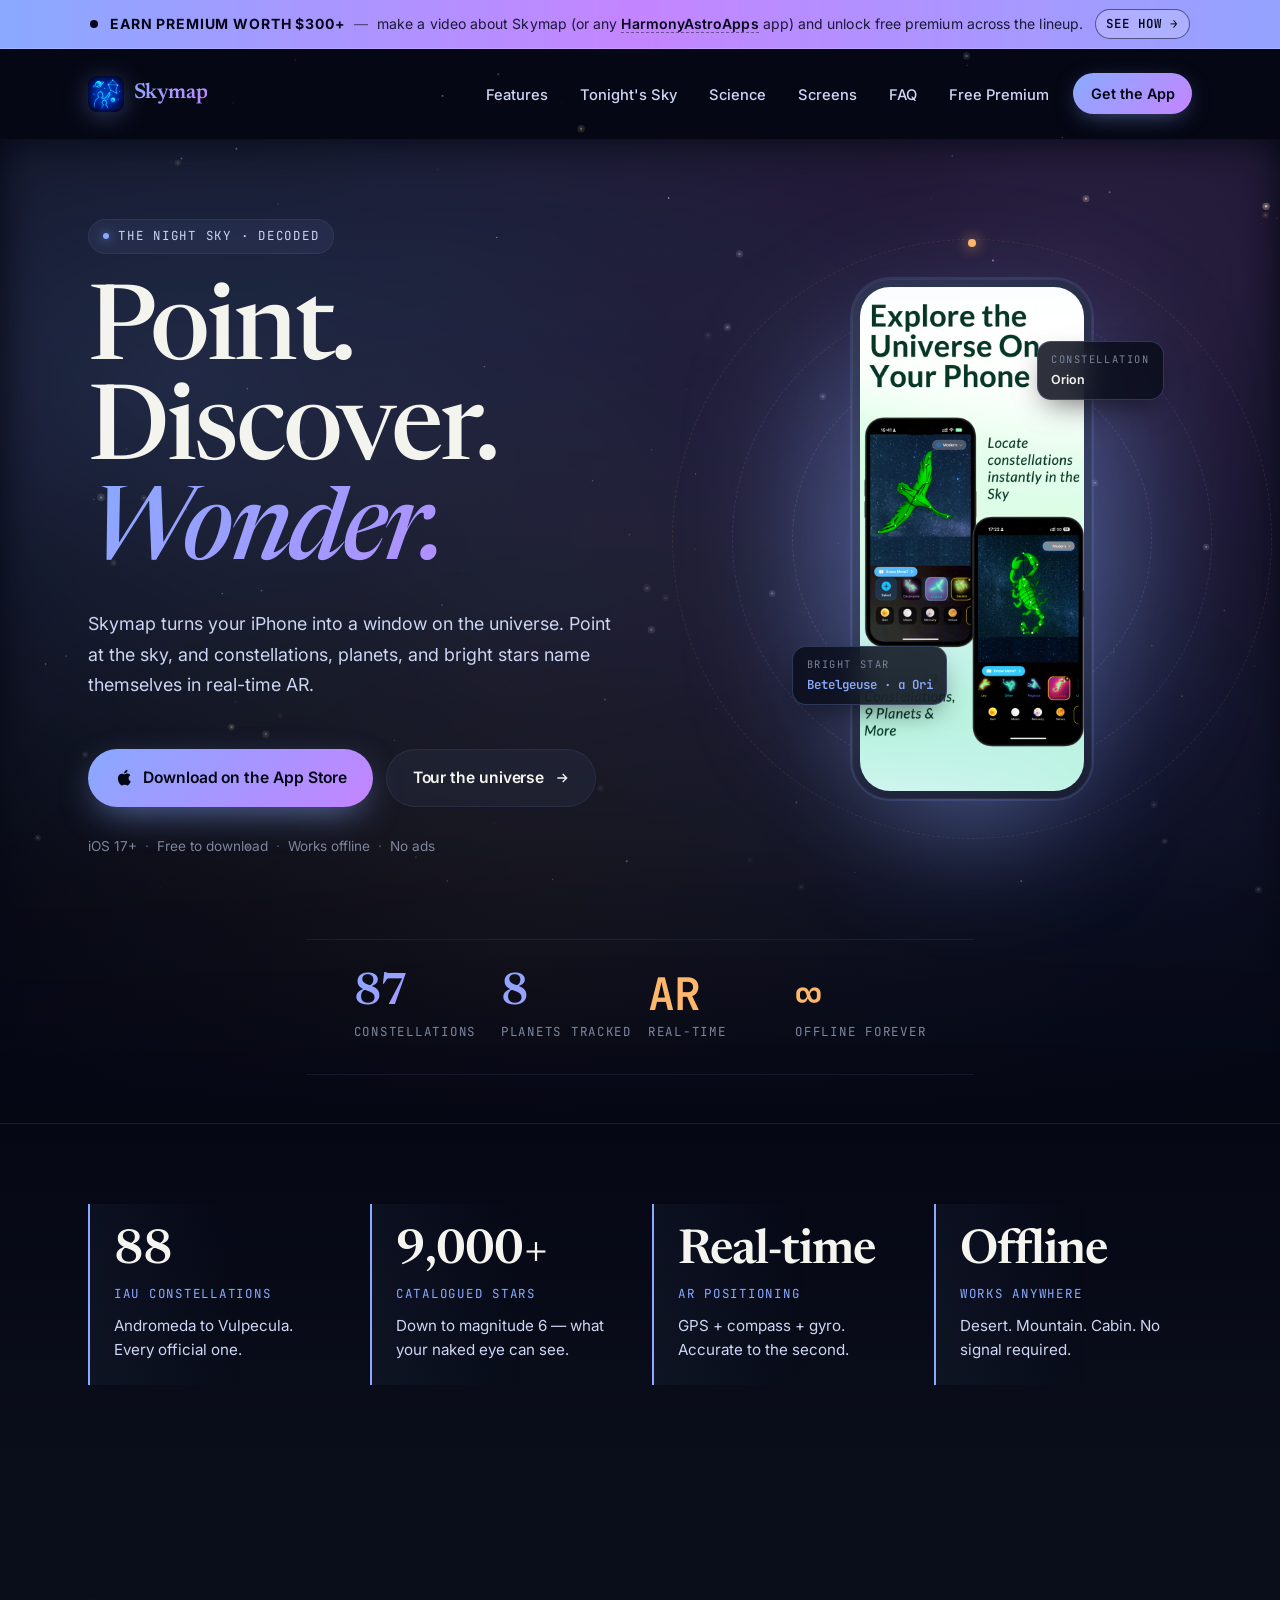
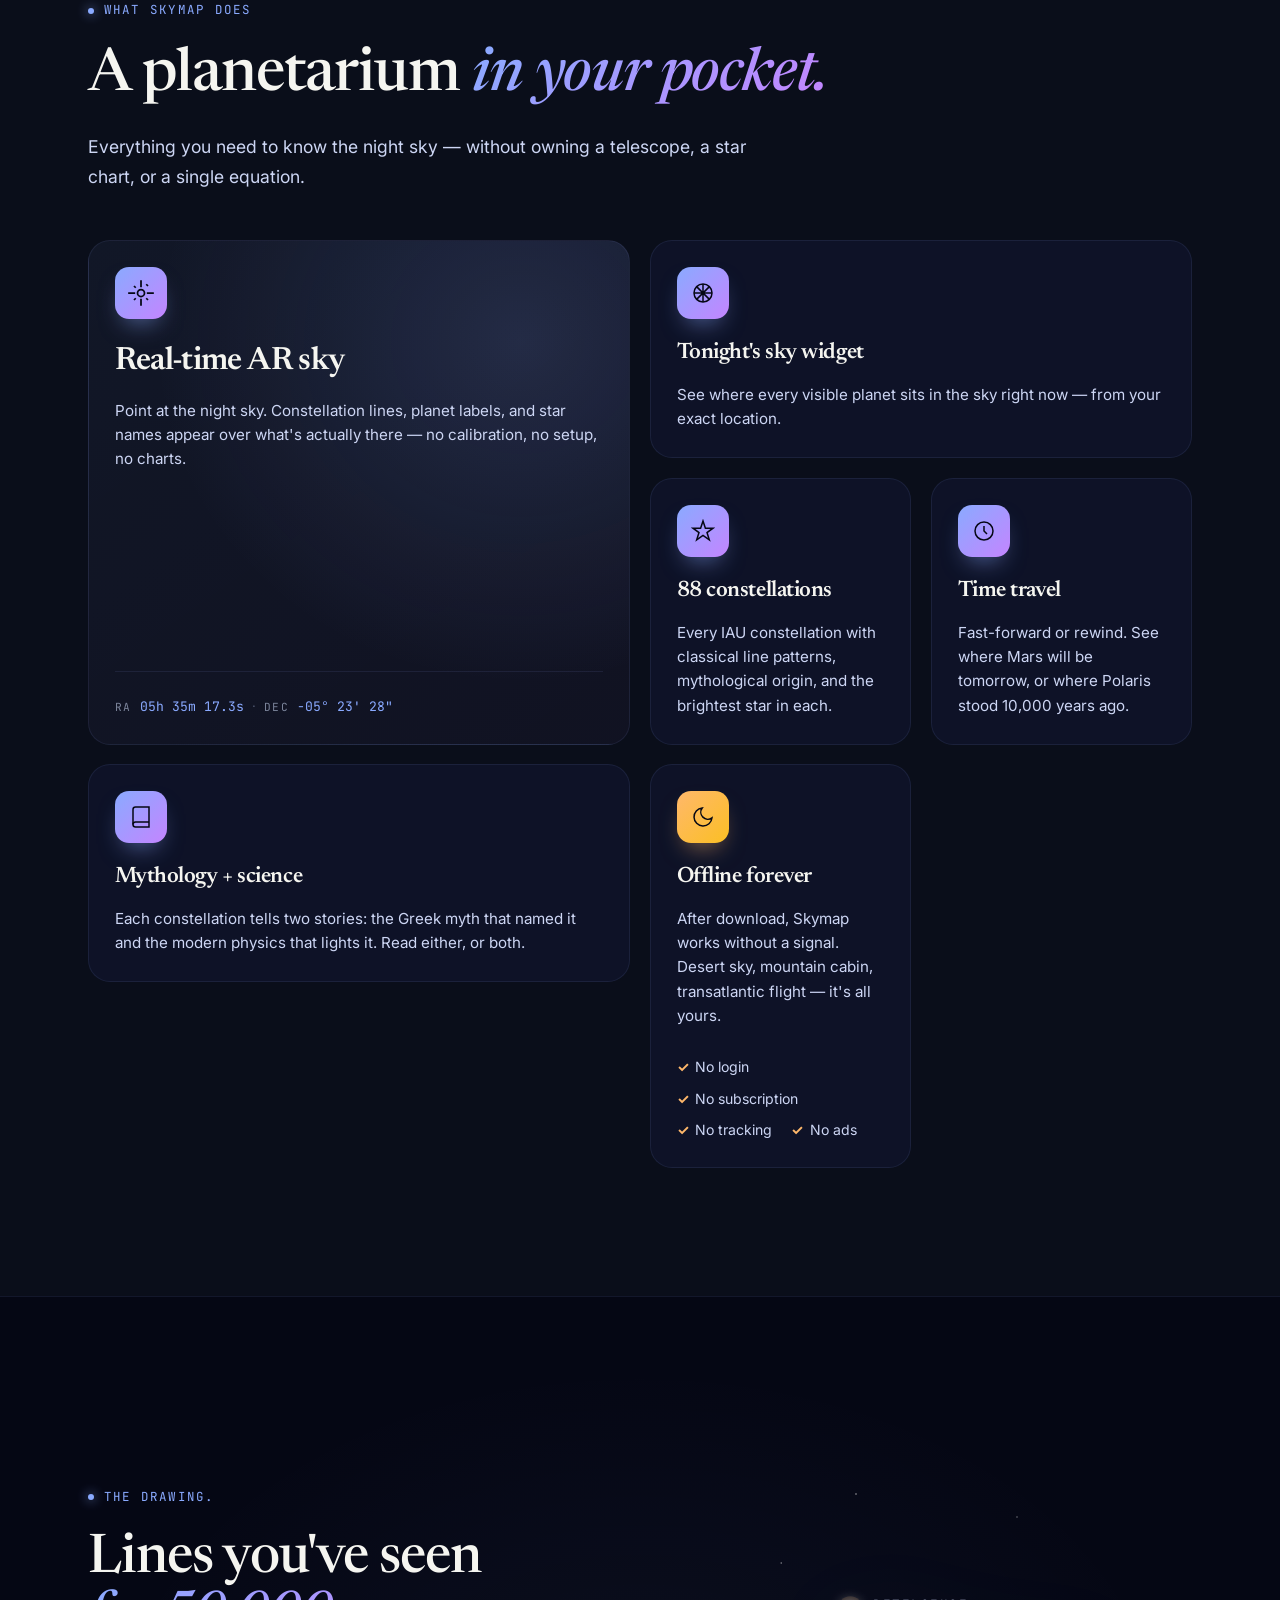
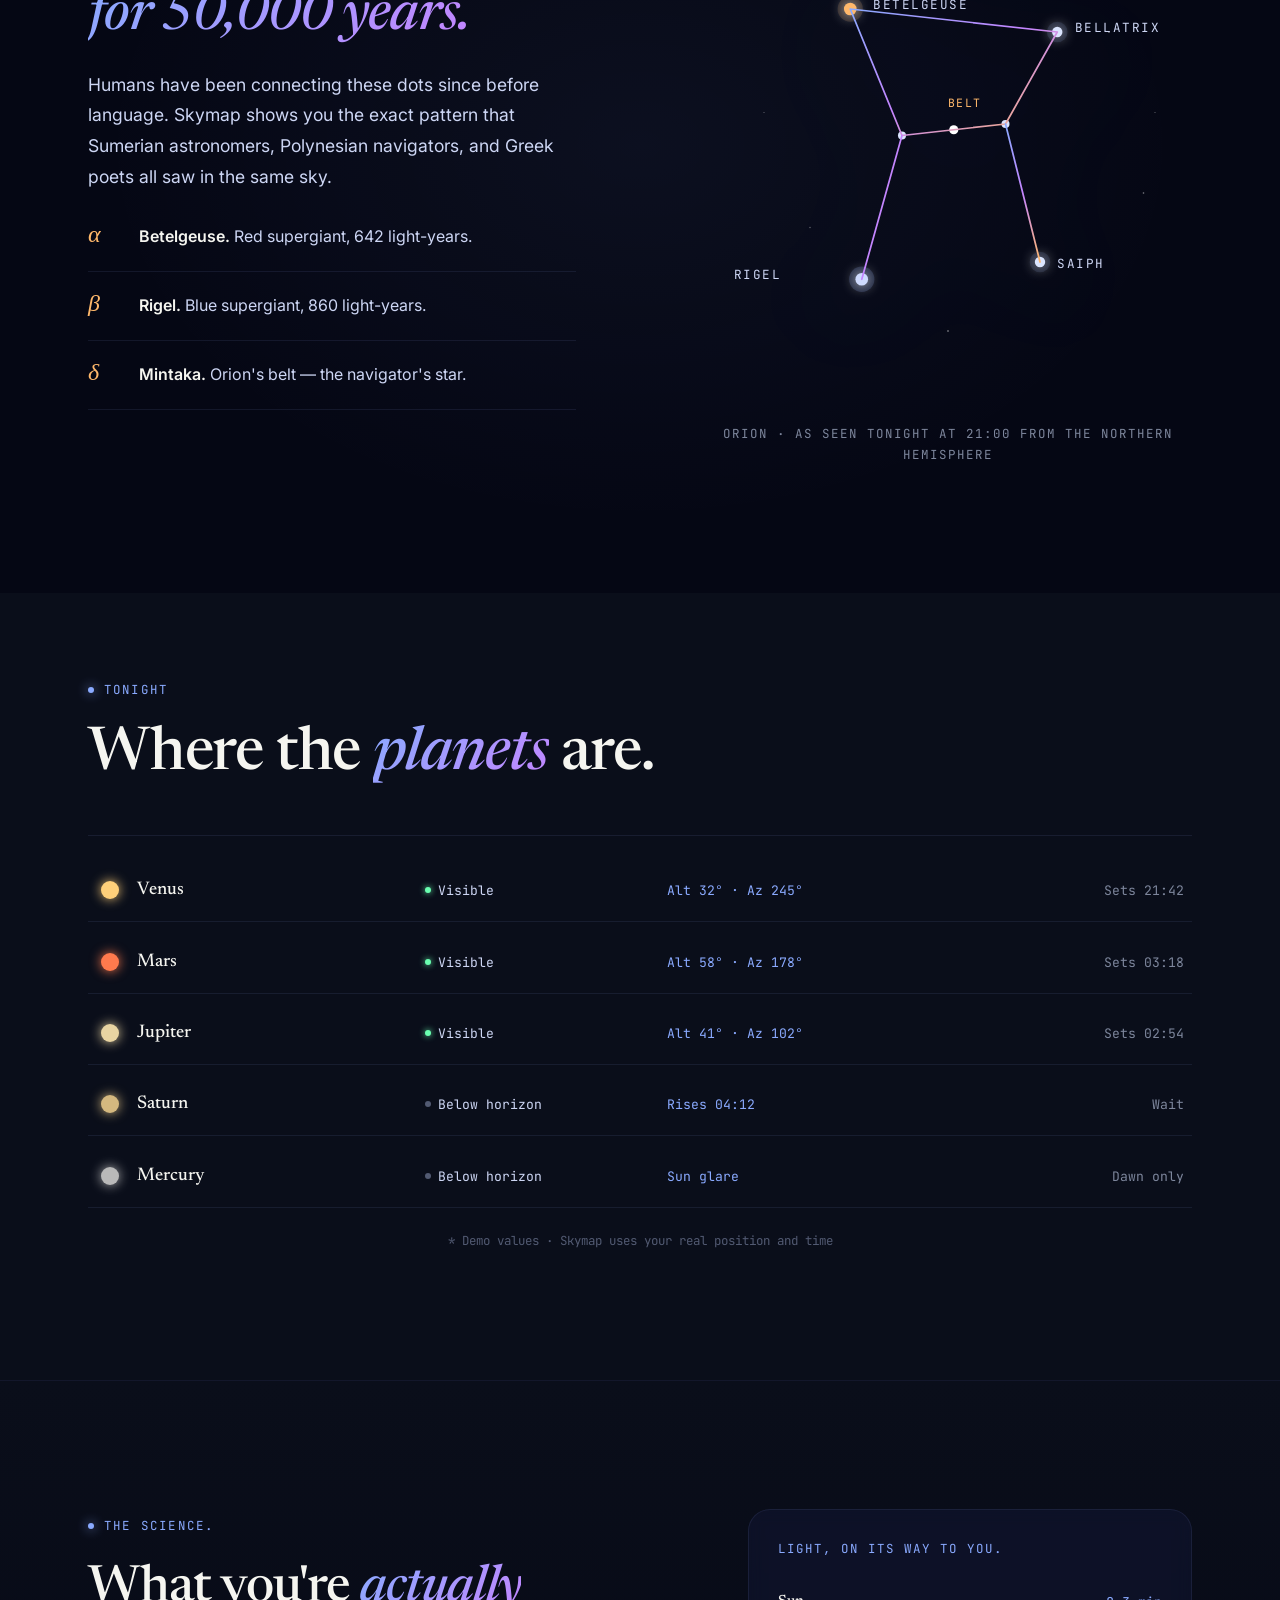
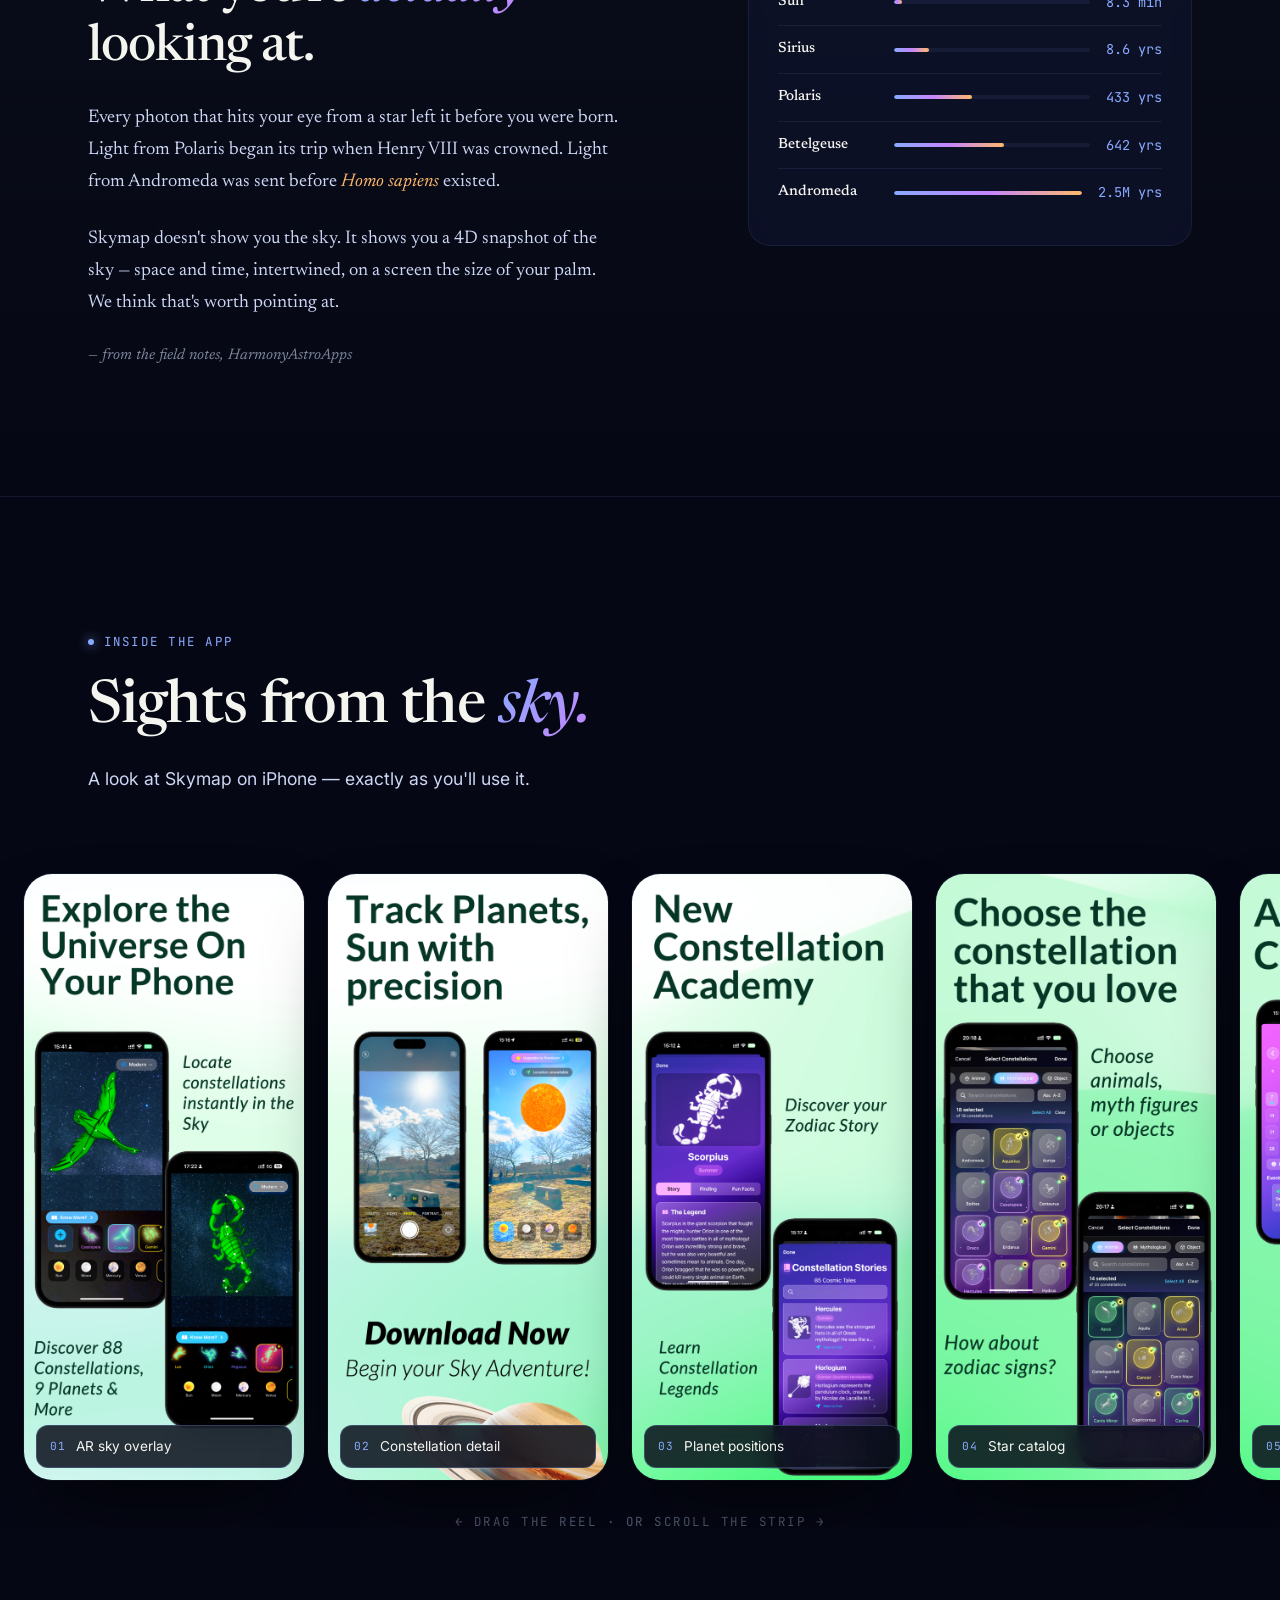
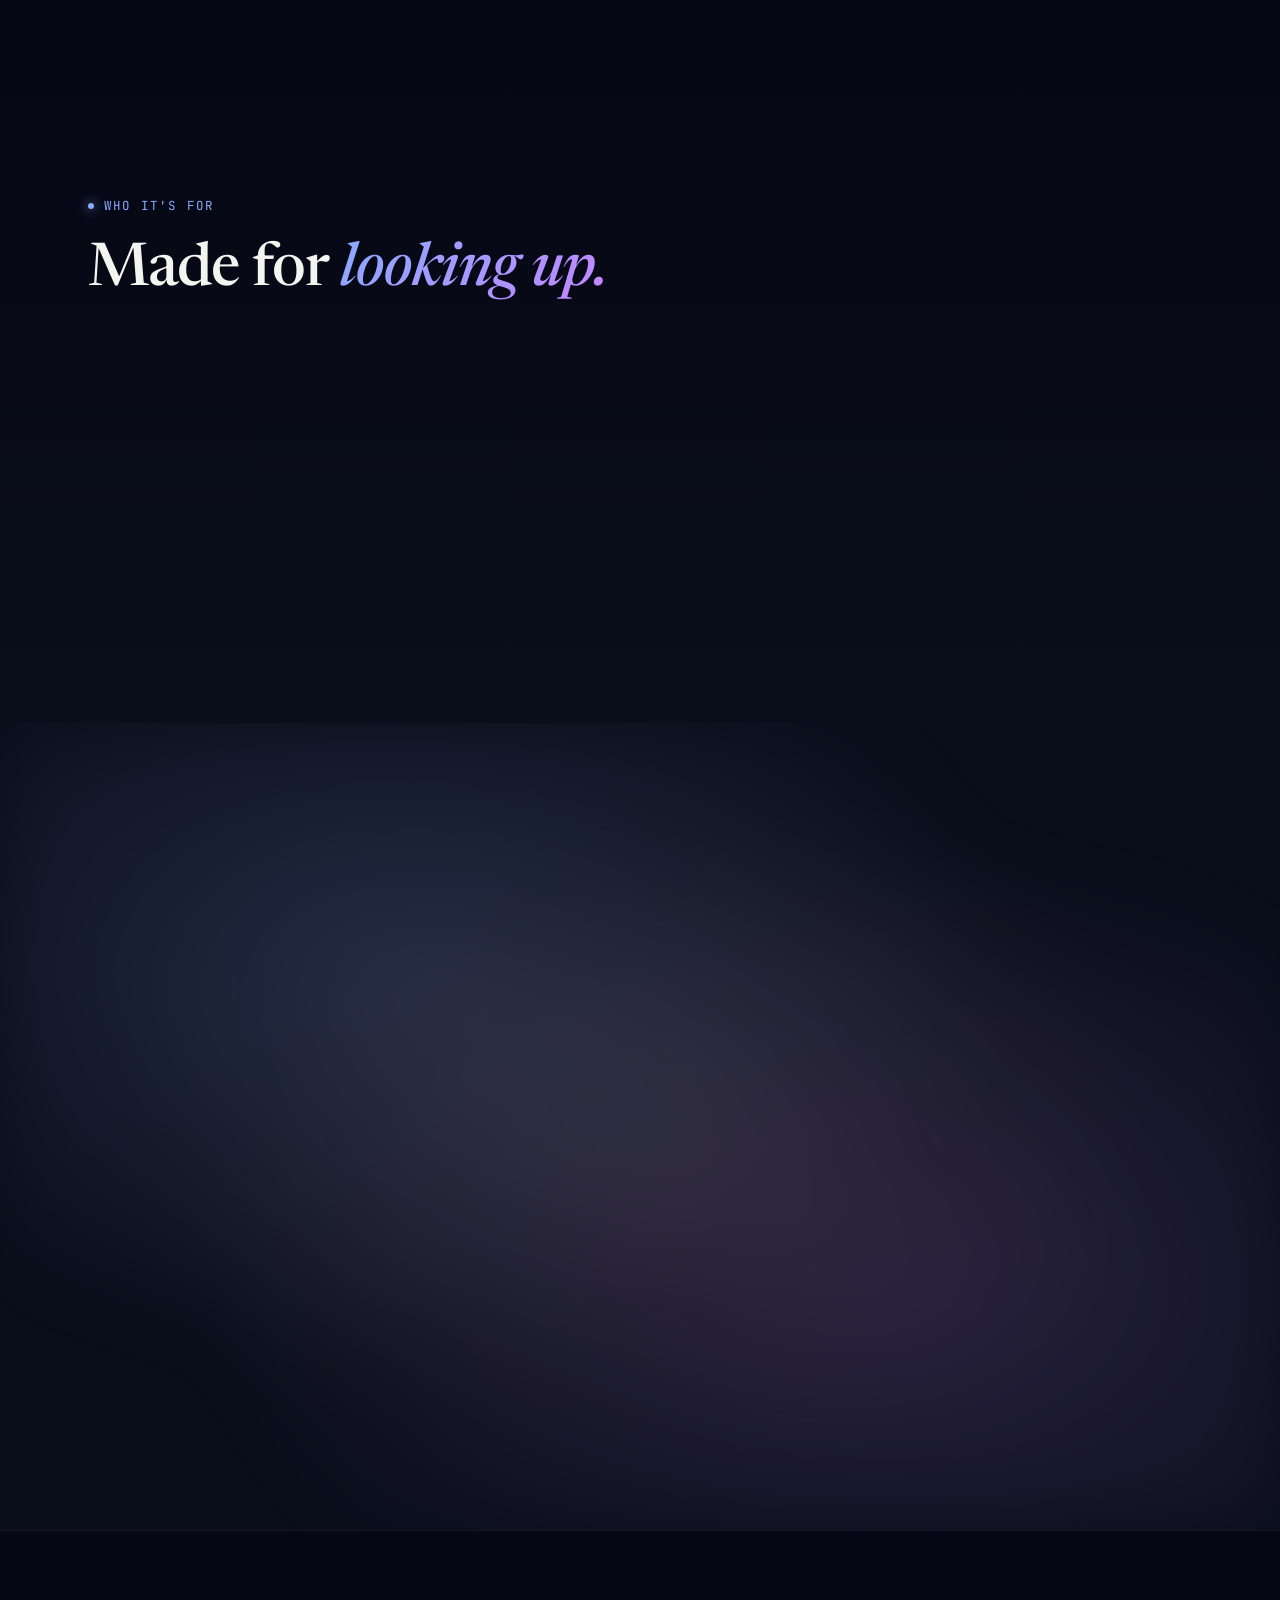
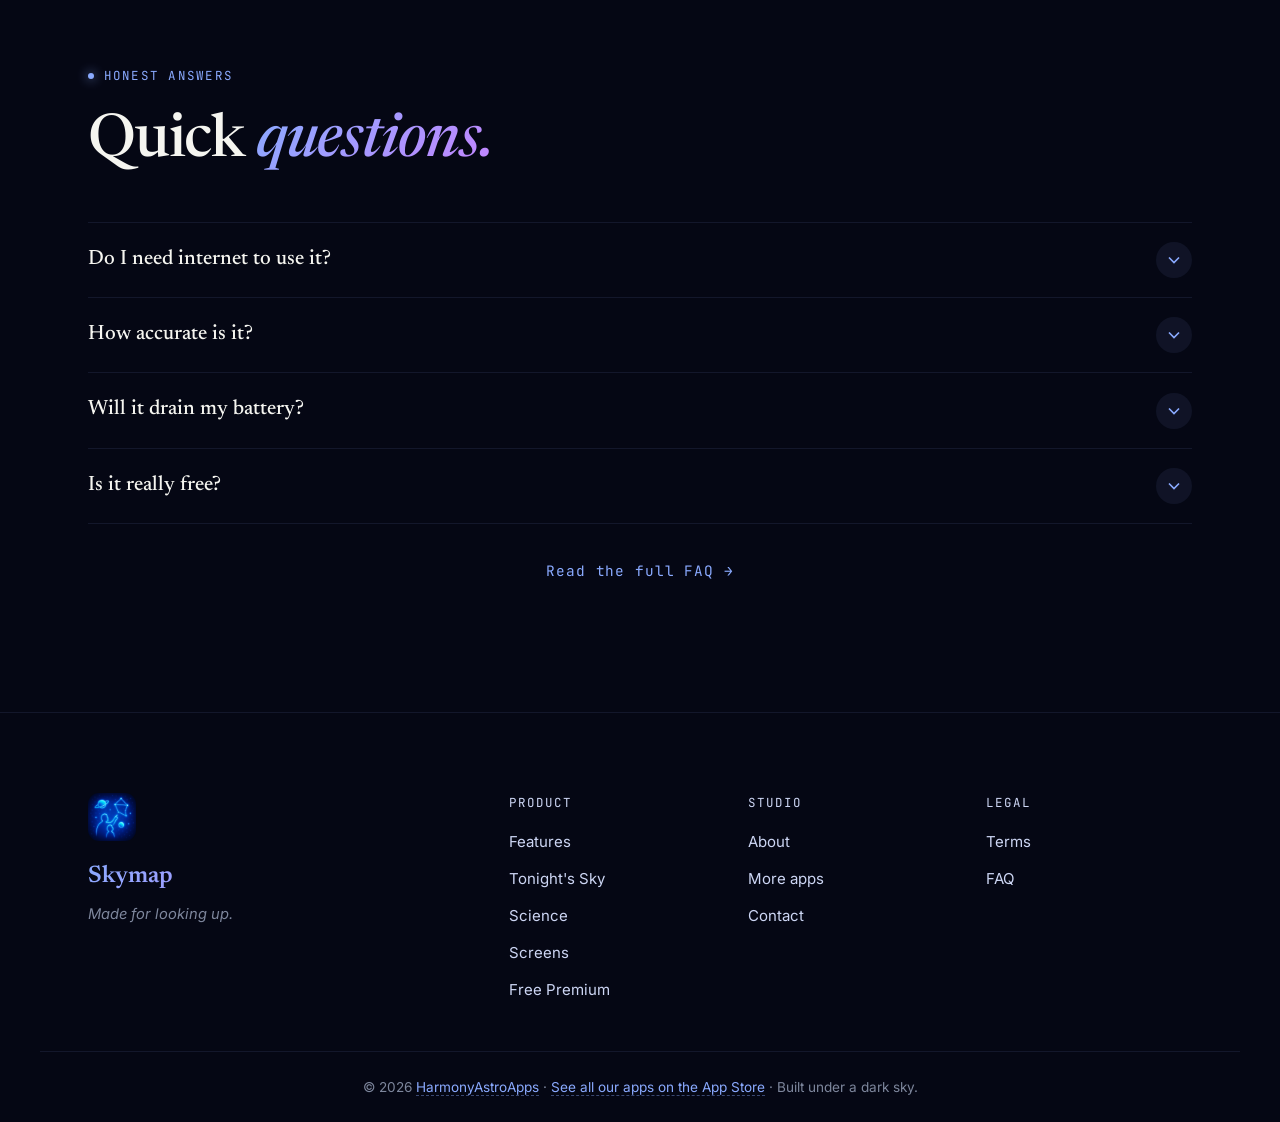
<file: index.html>
<!DOCTYPE html>
<html lang="en">
<head>
    <meta charset="UTF-8">
    <meta name="viewport" content="width=device-width, initial-scale=1.0, viewport-fit=cover">
    <title>Skymap — Point. Discover. Wonder. · AR Constellation Finder for iOS</title>
    <meta name="description" content="Skymap turns your iPhone into a window on the universe. Point at the night sky and instantly identify stars, planets, and all 88 constellations in real-time AR. Works offline. Built for curious minds.">
    <meta name="keywords" content="skymap, constellation finder, ar astronomy app, stargazing app, night sky guide, planet tracker, star map ios, augmented reality astronomy, identify constellations, iphone astronomy, ipad astronomy, HarmonyAstroApps">
    <meta name="author" content="HarmonyAstroApps">
    <meta name="robots" content="index, follow, max-image-preview:large, max-snippet:-1, max-video-preview:-1">
    <link rel="canonical" href="https://harmonyastroapps.github.io/SkymapApp/">

    <!-- Open Graph -->
    <meta property="og:type" content="website">
    <meta property="og:site_name" content="Skymap">
    <meta property="og:title" content="Skymap — Point. Discover. Wonder.">
    <meta property="og:description" content="Point your iPhone at the sky. Identify stars, planets, and constellations in AR. Works offline.">
    <meta property="og:url" content="https://harmonyastroapps.github.io/SkymapApp/">
    <meta property="og:image" content="https://harmonyastroapps.github.io/SkymapApp/public/images/icons/app-icon.png">
    <meta property="og:image:alt" content="Skymap — AR constellation finder">
    <meta property="og:locale" content="en_US">

    <!-- Twitter -->
    <meta name="twitter:card" content="summary_large_image">
    <meta name="twitter:title" content="Skymap — Point. Discover. Wonder.">
    <meta name="twitter:description" content="AR constellations and planets on your iPhone. Works offline.">
    <meta name="twitter:image" content="https://harmonyastroapps.github.io/SkymapApp/public/images/icons/app-icon.png">

    <!-- Search engine verification -->
    <meta name="google-site-verification" content="REPLACE_WITH_GOOGLE_SEARCH_CONSOLE_TOKEN">
    <meta name="msvalidate.01" content="7791CFBB26CBCB8914508545EC81DA60">
    <meta name="theme-color" content="#0a0e1a">
    <meta name="color-scheme" content="dark">

    <link rel="icon" type="image/png" href="public/images/icons/app-icon.png">
    <link rel="apple-touch-icon" href="public/images/icons/app-icon.png">
    <link rel="stylesheet" href="src/styles/globals.css">
    <link rel="preconnect" href="https://fonts.googleapis.com">
    <link rel="preconnect" href="https://fonts.gstatic.com" crossorigin>
    <link href="https://fonts.googleapis.com/css2?family=Newsreader:ital,opsz,wght@0,6..72,400;0,6..72,500;0,6..72,600;0,6..72,700;1,6..72,400;1,6..72,500&family=Inter:wght@300;400;500;600;700;800&family=JetBrains+Mono:wght@400;500;700&display=swap" rel="stylesheet">

    <!-- Structured data -->
    <script type="application/ld+json">
    {
      "@context": "https://schema.org",
      "@type": "MobileApplication",
      "name": "Skymap: Constellation Finder",
      "alternateName": ["Skymap", "Skymap AR"],
      "operatingSystem": "iOS",
      "applicationCategory": "EducationApplication",
      "applicationSubCategory": "Astronomy",
      "description": "An AR astronomy app for iOS that identifies stars, planets, and constellations in real-time when you point your device at the sky. Covers all 88 IAU constellations and works offline.",
      "url": "https://harmonyastroapps.github.io/SkymapApp/",
      "image": "https://harmonyastroapps.github.io/SkymapApp/public/images/icons/app-icon.png",
      "featureList": [
        "Real-time AR star and planet identification",
        "All 88 IAU constellations covered",
        "Constellation mythology and history",
        "Planet tracking and solar system positions",
        "Works fully offline once downloaded",
        "Designed for dark-sky low-light use"
      ],
      "author": { "@type": "Organization", "name": "HarmonyAstroApps", "url": "https://harmonyastroapps.github.io/", "email": "harmonyastroapp@gmail.com" },
      "publisher": { "@type": "Organization", "name": "HarmonyAstroApps", "url": "https://harmonyastroapps.github.io/" },
      "offers": { "@type": "Offer", "price": "0", "priceCurrency": "USD", "availability": "https://schema.org/InStock" }
    }
    </script>
    <script type="application/ld+json">
    {
      "@context": "https://schema.org",
      "@type": "FAQPage",
      "mainEntity": [
        { "@type": "Question", "name": "How does Skymap identify constellations?", "acceptedAnswer": { "@type": "Answer", "text": "Skymap uses your device's GPS, compass, and gyroscope to know exactly where you are and which way you're pointing your phone. It overlays a real-time sky map in AR, labeling constellations and their brightest stars as you sweep across the sky." } },
        { "@type": "Question", "name": "Does Skymap work offline?", "acceptedAnswer": { "@type": "Answer", "text": "Yes. Once the star catalog is downloaded, Skymap works fully offline. No internet, cellular, or Wi-Fi needed." } },
        { "@type": "Question", "name": "How many constellations does Skymap cover?", "acceptedAnswer": { "@type": "Answer", "text": "All 88 officially recognized constellations from the International Astronomical Union, plus major asterisms like the Big Dipper and the Summer Triangle." } },
        { "@type": "Question", "name": "Can Skymap show planets?", "acceptedAnswer": { "@type": "Answer", "text": "Yes. Skymap tracks the Sun, Moon, and all eight planets and shows their real-time positions, including when they're below the horizon." } },
        { "@type": "Question", "name": "Is Skymap good for beginners?", "acceptedAnswer": { "@type": "Answer", "text": "Yes. Skymap is designed for anyone with zero astronomy background. Point your phone, and the app tells you what you're looking at — no charts, no jargon." } }
      ]
    }
    </script>
    <script type="application/ld+json">
    { "@context": "https://schema.org", "@type": "Organization", "name": "HarmonyAstroApps", "url": "https://harmonyastroapps.github.io/", "email": "harmonyastroapp@gmail.com", "sameAs": ["https://github.com/HarmonyAstroApps"] }
    </script>
    <!-- Cloudflare Web Analytics -->
    <script defer src="https://static.cloudflareinsights.com/beacon.min.js" data-cf-beacon='{"token": "34c90a52d01344628711ff6ec9af88d2"}'></script>
    <!-- End Cloudflare Web Analytics -->
</head>
<body>
    <!-- SVG filter for noise -->
    <svg width="0" height="0" style="position:absolute" aria-hidden="true">
        <filter id="cosmos-noise">
            <feTurbulence type="fractalNoise" baseFrequency="0.9" numOctaves="2" stitchTiles="stitch"/>
            <feColorMatrix values="0 0 0 0 0  0 0 0 0 0  0 0 0 0 0  0 0 0 0.45 0"/>
        </filter>
    </svg>

    <!-- Cosmic noise overlay -->
    <div class="grain-overlay" aria-hidden="true"></div>

    <!-- Starfield canvas -->
    <canvas class="starfield" aria-hidden="true"></canvas>

    <!-- Scroll progress -->
    <div class="scroll-progress" aria-hidden="true"></div>

    <!-- Custom cursor -->
    <div class="cursor-dot" aria-hidden="true"></div>
    <div class="cursor-ring" aria-hidden="true"></div>

    <!-- Header sentinel -->
    <div class="header-sentinel" aria-hidden="true"></div>

    <!-- Top promo strip -->
    <a href="earn-premium.html" class="promo-strip" data-magnetic>
        <span class="promo-strip__pulse" aria-hidden="true"></span>
        <span class="promo-strip__text">
            <strong>Earn premium worth&nbsp;$300+</strong>
            <span class="promo-strip__sep">—</span>
            <span class="promo-strip__detail">make a video about Skymap (or any <em>HarmonyAstroApps</em> app) and unlock free premium across the lineup.</span>
        </span>
        <span class="promo-strip__cta">See how <span aria-hidden="true">→</span></span>
    </a>

    <!-- Header -->
    <header class="site-header" id="siteHeader">
        <nav class="nav" aria-label="Primary">
            <a href="#home" class="brand">
                <img src="public/images/icons/app-icon.png" alt="" class="brand-logo">
                <span class="brand-name">Skymap</span>
            </a>
            <ul class="nav-menu" role="list">
                <li><a href="#features" class="nav-link">Features</a></li>
                <li><a href="#tonight" class="nav-link">Tonight's Sky</a></li>
                <li><a href="#science" class="nav-link">Science</a></li>
                <li><a href="#screens" class="nav-link">Screens</a></li>
                <li><a href="faq.html" class="nav-link">FAQ</a></li>
                <li><a href="earn-premium.html" class="nav-link">Free Premium</a></li>
            </ul>
            <a href="#download" class="nav-cta" data-magnetic>
                <span class="btn-label">Get the App</span>
            </a>
            <button class="nav-toggle" aria-expanded="false" aria-controls="drawer" aria-label="Open menu">
                <span></span><span></span><span></span>
            </button>
        </nav>
    </header>

    <!-- Drawer -->
    <div class="drawer-scrim" aria-hidden="true"></div>
    <nav id="drawer" class="drawer" aria-label="Mobile menu">
        <a href="#features">Features</a>
        <a href="#tonight">Tonight's Sky</a>
        <a href="#science">Science</a>
        <a href="#screens">Screens</a>
        <a href="faq.html">FAQ</a>
        <a href="about.html">About</a>
        <a href="earn-premium.html">Free Premium</a>
        <a href="#download" class="drawer-cta">Get the App</a>
    </nav>

    <main>
        <!-- HERO -->
        <section id="home" class="hero">
            <div class="hero-mesh" aria-hidden="true"></div>
            <div class="hero-aurora" aria-hidden="true"></div>

            <div class="hero-inner">
                <div class="hero-text">
                    <div class="hero-eyebrow">
                        <span class="eyebrow-dot"></span>
                        <span>The night sky · decoded</span>
                    </div>

                    <h1 class="hero-title">
                        <span class="line">Point.</span>
                        <span class="line">Discover.</span>
                        <span class="line italic-accent">Wonder.</span>
                    </h1>

                    <p class="hero-tagline">
                        Skymap turns your iPhone into a window on the universe.
                        Point at the sky, and constellations, planets, and bright
                        stars name themselves in real-time AR.
                    </p>

                    <div class="hero-cta">
                        <a href="https://apps.apple.com/us/app/skymap-constellation-finder/id6741057101" class="btn btn--primary" data-magnetic>
                            <svg viewBox="0 0 24 24" width="20" height="20" fill="currentColor" aria-hidden="true"><path d="M17.5 12.5c0-2.5 2-3.7 2.1-3.8-1.1-1.7-2.9-2-3.5-2-1.5-.2-2.9.9-3.6.9s-1.9-.9-3.1-.8c-1.6 0-3.1.9-3.9 2.4-1.7 2.9-.4 7.2 1.2 9.5.8 1.1 1.7 2.4 3 2.3 1.2-.1 1.7-.8 3.1-.8 1.5 0 1.9.8 3.1.8 1.3 0 2.1-1.1 2.9-2.3.9-1.3 1.3-2.6 1.3-2.6s-2.5-.9-2.6-3.6zM15.2 5.1c.7-.8 1.1-2 .9-3.1-1 0-2.2.7-2.9 1.5-.6.7-1.2 1.9-1 3 1.1.1 2.2-.5 3-1.4z"/></svg>
                            <span class="btn-label">Download on the App Store</span>
                        </a>
                        <a href="#features" class="btn btn--ghost" data-magnetic>
                            <span class="btn-label">Tour the universe</span>
                            <svg viewBox="0 0 24 24" width="16" height="16" fill="none" stroke="currentColor" stroke-width="2" aria-hidden="true"><path d="M5 12h14M13 6l6 6-6 6"/></svg>
                        </a>
                    </div>

                    <p class="hero-spec">
                        <span>iOS 17+</span>
                        <span class="dot-sep" aria-hidden="true">·</span>
                        <span>Free to download</span>
                        <span class="dot-sep" aria-hidden="true">·</span>
                        <span>Works offline</span>
                        <span class="dot-sep" aria-hidden="true">·</span>
                        <span>No ads</span>
                    </p>
                </div>

                <div class="hero-visual">
                    <div class="orbital-system" aria-hidden="true">
                        <div class="orbit orbit-1"></div>
                        <div class="orbit orbit-2"></div>
                        <div class="orbit orbit-3"></div>
                        <span class="planet planet-1"></span>
                        <span class="planet planet-2"></span>
                        <span class="planet planet-3"></span>
                    </div>
                    <div class="phone-frame" data-parallax-y="0.18">
                        <div class="phone-glow"></div>
                        <img src="public/images/screenshots/0_APP_IPHONE_67_0.png" alt="Skymap app showing the night sky in AR" class="phone-screen">
                        <div class="phone-tag phone-tag--top">
                            <span class="phone-tag-key">Constellation</span>
                            <span class="phone-tag-val">Orion</span>
                        </div>
                        <div class="phone-tag phone-tag--bottom">
                            <span class="phone-tag-key">Bright star</span>
                            <span class="phone-tag-val mono">Betelgeuse · α Ori</span>
                        </div>
                    </div>
                </div>
            </div>

            <div class="hero-stats">
                <div class="stat">
                    <span class="stat-value"><span class="counter" data-target="88">0</span></span>
                    <span class="stat-label">Constellations</span>
                </div>
                <div class="stat">
                    <span class="stat-value"><span class="counter" data-target="9">0</span></span>
                    <span class="stat-label">Planets tracked</span>
                </div>
                <div class="stat">
                    <span class="stat-value mono">AR</span>
                    <span class="stat-label">Real-time</span>
                </div>
                <div class="stat">
                    <span class="stat-value mono">∞</span>
                    <span class="stat-label">Offline forever</span>
                </div>
            </div>
        </section>

        <!-- KEY-STAT BAND (Webb-style) -->
        <section class="key-stats">
            <div class="container">
                <div class="ks-grid">
                    <div class="ks-cell reveal">
                        <span class="ks-h">88</span>
                        <span class="ks-l">IAU constellations</span>
                        <span class="ks-d">Andromeda to Vulpecula. Every official one.</span>
                    </div>
                    <div class="ks-cell reveal">
                        <span class="ks-h">9,000+</span>
                        <span class="ks-l">Catalogued stars</span>
                        <span class="ks-d">Down to magnitude 6 — what your naked eye can see.</span>
                    </div>
                    <div class="ks-cell reveal">
                        <span class="ks-h">Real-time</span>
                        <span class="ks-l">AR positioning</span>
                        <span class="ks-d">GPS + compass + gyro. Accurate to the second.</span>
                    </div>
                    <div class="ks-cell reveal">
                        <span class="ks-h">Offline</span>
                        <span class="ks-l">Works anywhere</span>
                        <span class="ks-d">Desert. Mountain. Cabin. No signal required.</span>
                    </div>
                </div>
            </div>
        </section>

        <!-- BENTO FEATURES -->
        <section id="features" class="features">
            <div class="container">
                <p class="section-eyebrow"><span class="eyebrow-dot"></span>What Skymap does</p>
                <h2 class="section-title">
                    A planetarium <em class="italic-accent">in your pocket.</em>
                </h2>
                <p class="section-lede">
                    Everything you need to know the night sky — without owning a telescope,
                    a star chart, or a single equation.
                </p>

                <div class="bento">
                    <article class="bento-item bento-large reveal" data-tilt>
                        <div class="tilt-inner">
                            <div class="bento-icon">
                                <svg viewBox="0 0 24 24" width="28" height="28" fill="none" stroke="currentColor" stroke-width="1.5">
                                    <circle cx="12" cy="12" r="3"/>
                                    <path d="M12 1v6m0 10v6m11-11h-6M7 12H1m15.5-7.5L18 6M6 18l1.5-1.5m9 0L18 18M7.5 7.5L6 6"/>
                                </svg>
                            </div>
                            <h3 class="bento-h">Real-time AR sky</h3>
                            <p class="bento-p">
                                Point at the night sky. Constellation lines, planet labels, and
                                star names appear over what's actually there — no calibration,
                                no setup, no charts.
                            </p>
                            <div class="bento-tagline">
                                <span class="tag-key">RA</span>
                                <span class="tag-val mono">05h 35m 17.3s</span>
                                <span class="tag-sep">·</span>
                                <span class="tag-key">Dec</span>
                                <span class="tag-val mono">−05° 23' 28"</span>
                            </div>
                        </div>
                    </article>

                    <article class="bento-item bento-wide reveal" data-tilt>
                        <div class="tilt-inner">
                            <div class="bento-icon">
                                <svg viewBox="0 0 24 24" width="24" height="24" fill="none" stroke="currentColor" stroke-width="1.5">
                                    <circle cx="12" cy="12" r="9"/>
                                    <path d="M3 12h18M12 3v18M5.6 5.6l12.8 12.8M5.6 18.4L18.4 5.6"/>
                                </svg>
                            </div>
                            <h3 class="bento-h">Tonight's sky widget</h3>
                            <p class="bento-p">
                                See where every visible planet sits in the sky right now — from
                                your exact location.
                            </p>
                        </div>
                    </article>

                    <article class="bento-item reveal" data-tilt>
                        <div class="tilt-inner">
                            <div class="bento-icon">
                                <svg viewBox="0 0 24 24" width="24" height="24" fill="none" stroke="currentColor" stroke-width="1.5">
                                    <path d="M12 2l2.4 7.2H22l-6 4.4 2.3 7.2L12 16.4 5.7 20.8 8 13.6 2 9.2h7.6L12 2z"/>
                                </svg>
                            </div>
                            <h3 class="bento-h">88 constellations</h3>
                            <p class="bento-p">
                                Every IAU constellation with classical line patterns, mythological
                                origin, and the brightest star in each.
                            </p>
                        </div>
                    </article>

                    <article class="bento-item reveal" data-tilt>
                        <div class="tilt-inner">
                            <div class="bento-icon">
                                <svg viewBox="0 0 24 24" width="24" height="24" fill="none" stroke="currentColor" stroke-width="1.5">
                                    <circle cx="12" cy="12" r="9"/>
                                    <path d="M12 7v5l3 3"/>
                                </svg>
                            </div>
                            <h3 class="bento-h">Time travel</h3>
                            <p class="bento-p">
                                Fast-forward or rewind. See where Mars will be tomorrow, or
                                where Polaris stood 10,000 years ago.
                            </p>
                        </div>
                    </article>

                    <article class="bento-item bento-wide reveal" data-tilt>
                        <div class="tilt-inner">
                            <div class="bento-icon">
                                <svg viewBox="0 0 24 24" width="24" height="24" fill="none" stroke="currentColor" stroke-width="1.5">
                                    <path d="M4 19.5A2.5 2.5 0 0 1 6.5 17H20"/>
                                    <path d="M6.5 2H20v20H6.5A2.5 2.5 0 0 1 4 19.5v-15A2.5 2.5 0 0 1 6.5 2z"/>
                                </svg>
                            </div>
                            <h3 class="bento-h">Mythology + science</h3>
                            <p class="bento-p">
                                Each constellation tells two stories: the Greek myth that named it
                                and the modern physics that lights it. Read either, or both.
                            </p>
                        </div>
                    </article>

                    <article class="bento-item bento-tall reveal" data-tilt>
                        <div class="tilt-inner">
                            <div class="bento-icon bento-icon--warm">
                                <svg viewBox="0 0 24 24" width="24" height="24" fill="none" stroke="currentColor" stroke-width="1.5">
                                    <path d="M21 12.79A9 9 0 1 1 11.21 3A7 7 0 0 0 21 12.79z"/>
                                </svg>
                            </div>
                            <h3 class="bento-h">Offline forever</h3>
                            <p class="bento-p">
                                After download, Skymap works without a signal. Desert sky,
                                mountain cabin, transatlantic flight — it's all yours.
                            </p>
                            <ul class="bento-list">
                                <li><span class="li-check">✓</span>No login</li>
                                <li><span class="li-check">✓</span>No subscription</li>
                                <li><span class="li-check">✓</span>No tracking</li>
                                <li><span class="li-check">✓</span>No ads</li>
                            </ul>
                        </div>
                    </article>
                </div>
            </div>
        </section>

        <!-- CONSTELLATION DRAW (SVG connect the dots) -->
        <section id="tonight" class="constellation-band">
            <div class="container constellation-grid">
                <div class="constellation-text reveal">
                    <p class="section-eyebrow"><span class="eyebrow-dot"></span>The Drawing.</p>
                    <h2 class="band-title">
                        Lines you've seen<br>
                        <em class="italic-accent">for 50,000 years.</em>
                    </h2>
                    <p class="band-lede">
                        Humans have been connecting these dots since before language. Skymap shows
                        you the exact pattern that Sumerian astronomers, Polynesian navigators,
                        and Greek poets all saw in the same sky.
                    </p>
                    <ul class="band-list">
                        <li><span class="band-num">α</span><span><b>Betelgeuse.</b> Red supergiant, 642 light-years.</span></li>
                        <li><span class="band-num">β</span><span><b>Rigel.</b> Blue supergiant, 860 light-years.</span></li>
                        <li><span class="band-num">δ</span><span><b>Mintaka.</b> Orion's belt — the navigator's star.</span></li>
                    </ul>
                </div>

                <div class="constellation-visual">
                    <svg viewBox="0 0 400 500" class="constellation-svg reveal" aria-label="Constellation of Orion">
                        <!-- Background dim stars -->
                        <circle cx="55" cy="120" r="0.7" fill="rgba(255,255,255,0.5)"/>
                        <circle cx="120" cy="60" r="0.8" fill="rgba(255,255,255,0.4)"/>
                        <circle cx="260" cy="80" r="0.6" fill="rgba(255,255,255,0.5)"/>
                        <circle cx="340" cy="180" r="0.9" fill="rgba(255,255,255,0.4)"/>
                        <circle cx="80" cy="350" r="0.6" fill="rgba(255,255,255,0.4)"/>
                        <circle cx="370" cy="320" r="0.7" fill="rgba(255,255,255,0.5)"/>
                        <circle cx="200" cy="440" r="0.8" fill="rgba(255,255,255,0.4)"/>
                        <circle cx="40" cy="250" r="0.5" fill="rgba(255,255,255,0.4)"/>
                        <circle cx="380" cy="250" r="0.5" fill="rgba(255,255,255,0.4)"/>
                        <circle cx="160" cy="270" r="0.7" fill="rgba(255,255,255,0.4)"/>

                        <!-- Orion main stars -->
                        <!-- Betelgeuse (top-left shoulder) -->
                        <g class="star star--warm">
                            <circle cx="115" cy="160" r="11" fill="rgba(255, 184, 107, 0.15)"/>
                            <circle cx="115" cy="160" r="5.5" fill="#ffb86b"/>
                            <text x="135" y="160" class="star-label">Betelgeuse</text>
                        </g>
                        <!-- Bellatrix (top-right shoulder) -->
                        <g class="star">
                            <circle cx="295" cy="180" r="9" fill="rgba(138, 170, 255, 0.12)"/>
                            <circle cx="295" cy="180" r="4.5" fill="#dbe5ff"/>
                            <text x="310" y="180" class="star-label">Bellatrix</text>
                        </g>
                        <!-- Belt: Alnitak, Alnilam, Mintaka -->
                        <g class="star">
                            <circle cx="160" cy="270" r="3.5" fill="#dbe5ff"/>
                        </g>
                        <g class="star">
                            <circle cx="205" cy="265" r="4" fill="#ffffff"/>
                            <text x="200" y="245" class="star-label belt-label">Belt</text>
                        </g>
                        <g class="star">
                            <circle cx="250" cy="260" r="3.5" fill="#dbe5ff"/>
                        </g>
                        <!-- Saiph (bottom-right knee) -->
                        <g class="star">
                            <circle cx="280" cy="380" r="9" fill="rgba(138, 170, 255, 0.12)"/>
                            <circle cx="280" cy="380" r="4.5" fill="#dbe5ff"/>
                            <text x="295" y="385" class="star-label">Saiph</text>
                        </g>
                        <!-- Rigel (bottom-left knee) -->
                        <g class="star">
                            <circle cx="125" cy="395" r="11" fill="rgba(138, 170, 255, 0.18)"/>
                            <circle cx="125" cy="395" r="5.5" fill="#cfdbff"/>
                            <text x="55" y="395" class="star-label" text-anchor="end">Rigel</text>
                        </g>

                        <!-- Connecting lines (animated) -->
                        <polyline
                            points="115,160 160,270 205,265 250,260 295,180 115,160"
                            fill="none"
                            stroke="url(#aurora-stroke)"
                            stroke-width="1.5"
                            stroke-linecap="round"
                            stroke-linejoin="round"
                            stroke-dasharray="700"
                            stroke-dashoffset="700"
                            class="constellation-line line-shoulders"
                        />
                        <polyline
                            points="160,270 125,395"
                            fill="none"
                            stroke="url(#aurora-stroke)"
                            stroke-width="1.5"
                            stroke-linecap="round"
                            stroke-dasharray="250"
                            stroke-dashoffset="250"
                            class="constellation-line line-left-leg"
                        />
                        <polyline
                            points="250,260 280,380"
                            fill="none"
                            stroke="url(#aurora-stroke)"
                            stroke-width="1.5"
                            stroke-linecap="round"
                            stroke-dasharray="250"
                            stroke-dashoffset="250"
                            class="constellation-line line-right-leg"
                        />

                        <defs>
                            <linearGradient id="aurora-stroke" x1="0%" y1="0%" x2="100%" y2="100%">
                                <stop offset="0%" stop-color="#8aaaff"/>
                                <stop offset="50%" stop-color="#c485ff"/>
                                <stop offset="100%" stop-color="#ffb86b"/>
                            </linearGradient>
                        </defs>
                    </svg>
                    <p class="constellation-caption">Orion · As seen tonight at 21:00 from the Northern Hemisphere</p>
                </div>
            </div>
        </section>

        <!-- TONIGHT'S SKY widget -->
        <section class="tonight-widget">
            <div class="container">
                <p class="section-eyebrow"><span class="eyebrow-dot"></span>Tonight</p>
                <h2 class="section-title">Where the <em class="italic-accent">planets</em> are.</h2>

                <div class="tonight-grid">
                    <div class="planet-row reveal" data-planet="venus">
                        <span class="pl-icon" style="--c: #ffd07a"></span>
                        <span class="pl-name">Venus</span>
                        <span class="pl-state mono"><span class="state-dot state-dot--up"></span>Visible</span>
                        <span class="pl-coord mono">Alt 32° · Az 245°</span>
                        <span class="pl-time mono">Sets 21:42</span>
                    </div>
                    <div class="planet-row reveal" data-planet="mars">
                        <span class="pl-icon" style="--c: #ff7a4d"></span>
                        <span class="pl-name">Mars</span>
                        <span class="pl-state mono"><span class="state-dot state-dot--up"></span>Visible</span>
                        <span class="pl-coord mono">Alt 58° · Az 178°</span>
                        <span class="pl-time mono">Sets 03:18</span>
                    </div>
                    <div class="planet-row reveal" data-planet="jupiter">
                        <span class="pl-icon" style="--c: #e8d4a2"></span>
                        <span class="pl-name">Jupiter</span>
                        <span class="pl-state mono"><span class="state-dot state-dot--up"></span>Visible</span>
                        <span class="pl-coord mono">Alt 41° · Az 102°</span>
                        <span class="pl-time mono">Sets 02:54</span>
                    </div>
                    <div class="planet-row reveal" data-planet="saturn">
                        <span class="pl-icon" style="--c: #d4b87f"></span>
                        <span class="pl-name">Saturn</span>
                        <span class="pl-state mono"><span class="state-dot state-dot--down"></span>Below horizon</span>
                        <span class="pl-coord mono">Rises 04:12</span>
                        <span class="pl-time mono">Wait</span>
                    </div>
                    <div class="planet-row reveal" data-planet="mercury">
                        <span class="pl-icon" style="--c: #b9b9b9"></span>
                        <span class="pl-name">Mercury</span>
                        <span class="pl-state mono"><span class="state-dot state-dot--down"></span>Below horizon</span>
                        <span class="pl-coord mono">Sun glare</span>
                        <span class="pl-time mono">Dawn only</span>
                    </div>
                </div>

                <p class="tonight-foot mono">* Demo values · Skymap uses your real position and time</p>
            </div>
        </section>

        <!-- SCIENCE EDITORIAL BAND -->
        <section id="science" class="science">
            <div class="container science-grid">
                <div class="science-text reveal">
                    <p class="section-eyebrow"><span class="eyebrow-dot"></span>The Science.</p>
                    <h2 class="science-title">
                        What you're <em class="italic-accent">actually</em> looking at.
                    </h2>
                    <p class="science-lede">
                        Every photon that hits your eye from a star left it before
                        you were born. Light from Polaris began its trip when Henry VIII was
                        crowned. Light from Andromeda was sent before <i>Homo sapiens</i> existed.
                    </p>
                    <p class="science-lede">
                        Skymap doesn't show you the sky. It shows you a 4D snapshot of the
                        sky — space and time, intertwined, on a screen the size of your palm.
                        We think that's worth pointing at.
                    </p>
                    <p class="science-byline">— from the field notes, HarmonyAstroApps</p>
                </div>

                <aside class="science-art">
                    <div class="distance-diagram reveal">
                        <p class="diagram-title">Light, on its way to you.</p>
                        <div class="distance-row">
                            <span class="d-name">Sun</span>
                            <div class="d-bar"><div class="d-fill" style="--w: 4%"></div></div>
                            <span class="d-val mono">8.3 min</span>
                        </div>
                        <div class="distance-row">
                            <span class="d-name">Sirius</span>
                            <div class="d-bar"><div class="d-fill" style="--w: 18%"></div></div>
                            <span class="d-val mono">8.6 yrs</span>
                        </div>
                        <div class="distance-row">
                            <span class="d-name">Polaris</span>
                            <div class="d-bar"><div class="d-fill" style="--w: 40%"></div></div>
                            <span class="d-val mono">433 yrs</span>
                        </div>
                        <div class="distance-row">
                            <span class="d-name">Betelgeuse</span>
                            <div class="d-bar"><div class="d-fill" style="--w: 56%"></div></div>
                            <span class="d-val mono">642 yrs</span>
                        </div>
                        <div class="distance-row">
                            <span class="d-name">Andromeda</span>
                            <div class="d-bar"><div class="d-fill" style="--w: 100%"></div></div>
                            <span class="d-val mono">2.5M yrs</span>
                        </div>
                    </div>
                </aside>
            </div>
        </section>

        <!-- SCREENSHOTS FILMSTRIP -->
        <section id="screens" class="screens">
            <div class="container">
                <p class="section-eyebrow"><span class="eyebrow-dot"></span>Inside the app</p>
                <h2 class="section-title">Sights from the <em class="italic-accent">sky.</em></h2>
                <p class="section-lede">A look at Skymap on iPhone — exactly as you'll use it.</p>
            </div>

            <div class="filmstrip" role="region" aria-label="App screenshots">
                <div class="film-cell">
                    <img src="public/images/screenshots/0_APP_IPHONE_67_0.png" alt="Skymap AR view of Orion">
                    <span class="film-cap"><span class="film-cap-num">01</span><span>AR sky overlay</span></span>
                </div>
                <div class="film-cell">
                    <img src="public/images/screenshots/1_APP_IPHONE_67_1.png" alt="Constellation detail">
                    <span class="film-cap"><span class="film-cap-num">02</span><span>Constellation detail</span></span>
                </div>
                <div class="film-cell">
                    <img src="public/images/screenshots/2_APP_IPHONE_67_2.png" alt="Planet tracker">
                    <span class="film-cap"><span class="film-cap-num">03</span><span>Planet positions</span></span>
                </div>
                <div class="film-cell">
                    <img src="public/images/screenshots/3_APP_IPHONE_67_3.png" alt="Star catalog">
                    <span class="film-cap"><span class="film-cap-num">04</span><span>Star catalog</span></span>
                </div>
                <div class="film-cell">
                    <img src="public/images/screenshots/4_APP_IPHONE_67_4.png" alt="Time travel">
                    <span class="film-cap"><span class="film-cap-num">05</span><span>Time travel</span></span>
                </div>
                <div class="film-cell">
                    <img src="public/images/screenshots/5_APP_IPHONE_67_5.png" alt="Settings">
                    <span class="film-cap"><span class="film-cap-num">06</span><span>Settings</span></span>
                </div>
            </div>
            <div class="container filmstrip-hint">
                <span class="hint">← Drag the reel · Or scroll the strip →</span>
            </div>
        </section>

        <!-- AUDIENCE / PERFECT FOR -->
        <section class="audience">
            <div class="container">
                <p class="section-eyebrow"><span class="eyebrow-dot"></span>Who it's for</p>
                <h2 class="section-title">Made for <em class="italic-accent">looking up.</em></h2>

                <div class="audience-grid">
                    <article class="aud-card reveal">
                        <div class="aud-icon">
                            <svg viewBox="0 0 24 24" width="24" height="24" fill="none" stroke="currentColor" stroke-width="1.5"><circle cx="12" cy="12" r="3"/><path d="M3.5 12s3-7 8.5-7 8.5 7 8.5 7-3 7-8.5 7-8.5-7-8.5-7z"/></svg>
                        </div>
                        <h3>Curious looker-uppers</h3>
                        <p>For anyone who's ever asked "what's that bright one?" and wanted a real answer.</p>
                    </article>

                    <article class="aud-card reveal">
                        <div class="aud-icon">
                            <svg viewBox="0 0 24 24" width="24" height="24" fill="none" stroke="currentColor" stroke-width="1.5"><path d="M22 10l-10-7-10 7v9a2 2 0 0 0 2 2h16a2 2 0 0 0 2-2v-9z"/></svg>
                        </div>
                        <h3>Students & teachers</h3>
                        <p>Bring astronomy off the textbook. Walk outside, point, learn.</p>
                    </article>

                    <article class="aud-card reveal">
                        <div class="aud-icon">
                            <svg viewBox="0 0 24 24" width="24" height="24" fill="none" stroke="currentColor" stroke-width="1.5"><path d="M3 21l9-18 9 18M3 21h18M9 17h6"/></svg>
                        </div>
                        <h3>Campers & hikers</h3>
                        <p>Dark-sky aware. Big tap targets. Red-mode UI to protect night vision.</p>
                    </article>

                    <article class="aud-card reveal">
                        <div class="aud-icon">
                            <svg viewBox="0 0 24 24" width="24" height="24" fill="none" stroke="currentColor" stroke-width="1.5"><circle cx="12" cy="12" r="10"/><circle cx="12" cy="12" r="6"/><circle cx="12" cy="12" r="2"/></svg>
                        </div>
                        <h3>Amateur astronomers</h3>
                        <p>Sky coordinates, magnitudes, rise/set times. Spotting before the telescope.</p>
                    </article>
                </div>
            </div>
        </section>

        <!-- DOWNLOAD -->
        <section id="download" class="download">
            <div class="download-mesh" aria-hidden="true"></div>

            <div class="container download-inner reveal">
                <p class="section-eyebrow"><span class="eyebrow-dot"></span>Get the App</p>
                <h2 class="download-title">
                    Step <em class="italic-accent">outside.</em>
                </h2>
                <p class="download-lede">
                    Free on the App Store. iOS 17+. The night sky is open.
                </p>

                <div class="hero-cta hero-cta--center">
                    <a href="https://apps.apple.com/us/app/skymap-constellation-finder/id6741057101" class="btn btn--primary btn--large" data-magnetic>
                        <svg viewBox="0 0 24 24" width="22" height="22" fill="currentColor" aria-hidden="true"><path d="M17.5 12.5c0-2.5 2-3.7 2.1-3.8-1.1-1.7-2.9-2-3.5-2-1.5-.2-2.9.9-3.6.9s-1.9-.9-3.1-.8c-1.6 0-3.1.9-3.9 2.4-1.7 2.9-.4 7.2 1.2 9.5.8 1.1 1.7 2.4 3 2.3 1.2-.1 1.7-.8 3.1-.8 1.5 0 1.9.8 3.1.8 1.3 0 2.1-1.1 2.9-2.3.9-1.3 1.3-2.6 1.3-2.6s-2.5-.9-2.6-3.6zM15.2 5.1c.7-.8 1.1-2 .9-3.1-1 0-2.2.7-2.9 1.5-.6.7-1.2 1.9-1 3 1.1.1 2.2-.5 3-1.4z"/></svg>
                        <span class="btn-label">Download on the App Store</span>
                    </a>
                    <a href="#features" class="btn btn--ghost" data-magnetic>
                        <span class="btn-label">See features again</span>
                    </a>
                </div>

                <div class="download-meta">
                    <div class="dm-row"><span class="dm-key">App Size</span><span class="dm-val mono">~80 MB</span></div>
                    <div class="dm-row"><span class="dm-key">Compatibility</span><span class="dm-val mono">iOS 17+, iPadOS 17+</span></div>
                    <div class="dm-row"><span class="dm-key">Languages</span><span class="dm-val mono">English · Japanese · more soon</span></div>
                    <div class="dm-row"><span class="dm-key">Price</span><span class="dm-val mono">Free, no ads</span></div>
                </div>
            </div>
        </section>

        <!-- FAQ teaser -->
        <section class="faq-teaser">
            <div class="container">
                <p class="section-eyebrow"><span class="eyebrow-dot"></span>Honest Answers</p>
                <h2 class="section-title">Quick <em class="italic-accent">questions.</em></h2>

                <details class="faq-item">
                    <summary>
                        <span>Do I need internet to use it?</span>
                        <span class="faq-icon" aria-hidden="true"><svg viewBox="0 0 24 24" width="20" height="20" fill="none" stroke="currentColor" stroke-width="2"><path d="M6 9l6 6 6-6"/></svg></span>
                    </summary>
                    <p>
                        No. After the initial download, Skymap works fully offline. Your GPS and
                        device sensors do all the heavy lifting locally. Perfect for camping,
                        flights, or any place without signal.
                    </p>
                </details>

                <details class="faq-item">
                    <summary>
                        <span>How accurate is it?</span>
                        <span class="faq-icon" aria-hidden="true"><svg viewBox="0 0 24 24" width="20" height="20" fill="none" stroke="currentColor" stroke-width="2"><path d="M6 9l6 6 6-6"/></svg></span>
                    </summary>
                    <p>
                        Skymap uses your iPhone's GPS, compass, and gyroscope plus a precomputed
                        ephemeris of planet and star positions. Position accuracy is within ±1° on
                        a calibrated iPhone — well within naked-eye precision.
                    </p>
                </details>

                <details class="faq-item">
                    <summary>
                        <span>Will it drain my battery?</span>
                        <span class="faq-icon" aria-hidden="true"><svg viewBox="0 0 24 24" width="20" height="20" fill="none" stroke="currentColor" stroke-width="2"><path d="M6 9l6 6 6-6"/></svg></span>
                    </summary>
                    <p>
                        Sky mode uses the camera and sensors, so battery use is moderate.
                        We include a "list mode" without AR for quick lookups that's near-zero impact.
                    </p>
                </details>

                <details class="faq-item">
                    <summary>
                        <span>Is it really free?</span>
                        <span class="faq-icon" aria-hidden="true"><svg viewBox="0 0 24 24" width="20" height="20" fill="none" stroke="currentColor" stroke-width="2"><path d="M6 9l6 6 6-6"/></svg></span>
                    </summary>
                    <p>
                        Yes. The full app is free with no ads. We don't sell data and there's no
                        subscription. If you love it, leaving a review is the only "thank you" we ask for.
                    </p>
                </details>

                <p class="faq-more"><a href="faq.html">Read the full FAQ →</a></p>
            </div>
        </section>
    </main>

    <!-- Footer -->
    <footer class="footer">
        <div class="container footer-inner">
            <div class="footer-brand">
                <img src="public/images/icons/app-icon.png" alt="" class="footer-logo">
                <span class="footer-title">Skymap</span>
                <p class="footer-tag">Made for looking up.</p>
            </div>
            <div class="footer-cols">
                <div class="footer-col">
                    <p class="footer-h">Product</p>
                    <ul>
                        <li><a href="#features">Features</a></li>
                        <li><a href="#tonight">Tonight's Sky</a></li>
                        <li><a href="#science">Science</a></li>
                        <li><a href="#screens">Screens</a></li>
                        <li><a href="earn-premium.html">Free Premium</a></li>
                    </ul>
                </div>
                <div class="footer-col">
                    <p class="footer-h">Studio</p>
                    <ul>
                        <li><a href="about.html">About</a></li>
                        <li><a href="https://harmonyastroapps.github.io/">More apps</a></li>
                        <li><a href="mailto:harmonyastroapp@gmail.com">Contact</a></li>
                    </ul>
                </div>
                <div class="footer-col">
                    <p class="footer-h">Legal</p>
                    <ul>
                        <li><a href="https://www.apple.com/legal/internet-services/itunes/dev/stdeula/">Terms</a></li>
                        <li><a href="faq.html">FAQ</a></li>
                    </ul>
                </div>
            </div>
        </div>
        <div class="container footer-base">
            <p>© <span id="year">2026</span> <a href="https://apps.apple.com/us/developer/avinash-kumar/id1720928487" target="_blank" rel="noopener">HarmonyAstroApps</a> · <a href="https://apps.apple.com/us/developer/avinash-kumar/id1720928487" target="_blank" rel="noopener">See all our apps on the App Store</a> · Built under a dark sky.</p>
        </div>
    </footer>

    <script src="src/scripts/main.js"></script>
</body>
</html>
</file>
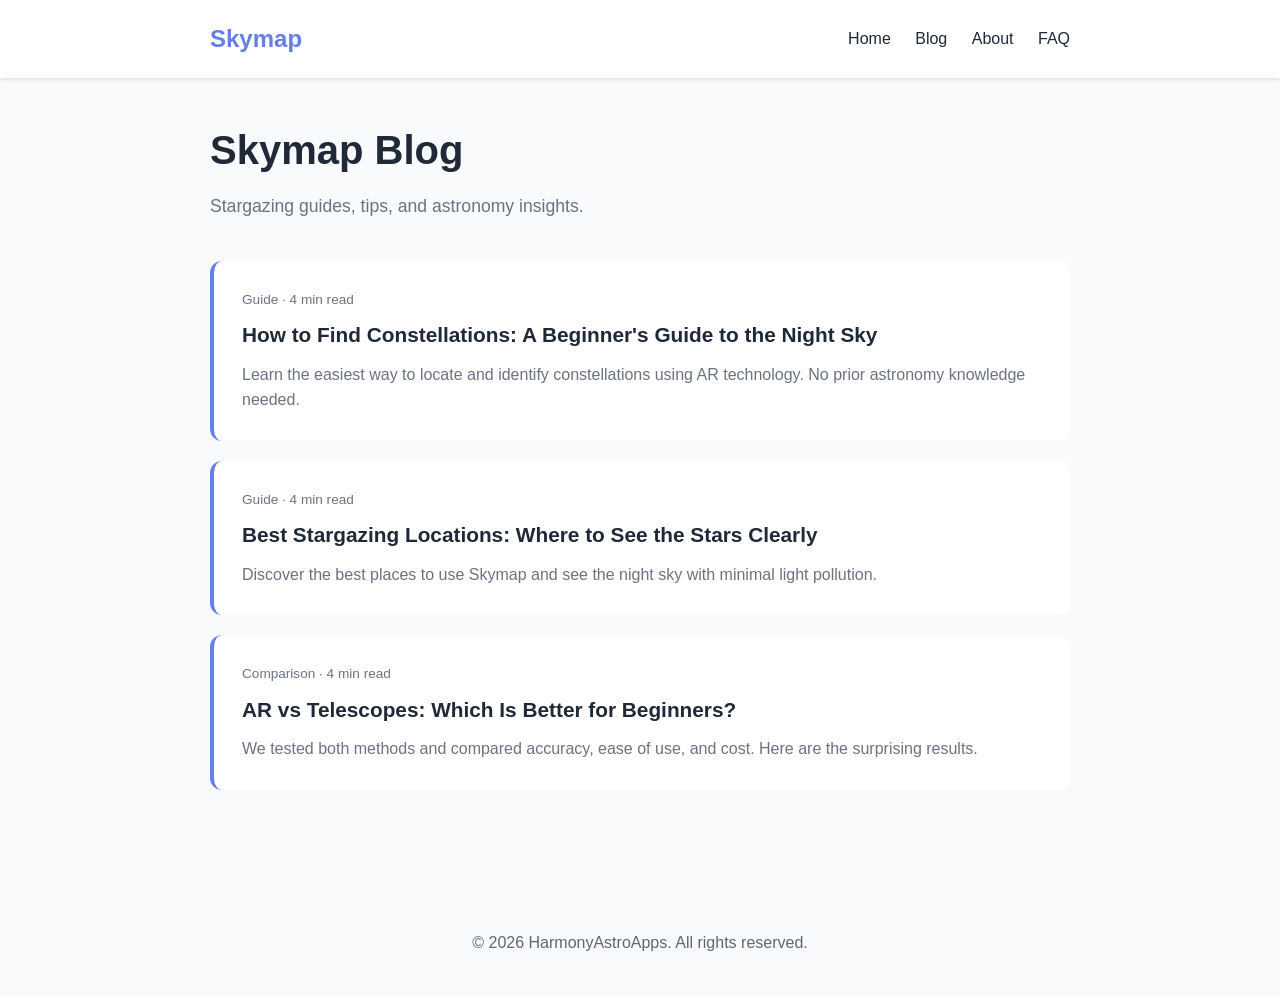
<file: blog/index.html>
<!DOCTYPE html>
<html lang="en">
<head>
    <meta charset="UTF-8">
    <meta name="viewport" content="width=device-width, initial-scale=1.0">
    <title>Skymap Blog - Stargazing Guides & Astronomy Tips</title>
    <meta name="description" content="Practical guides for stargazing with Skymap. Learn how to identify constellations, find best stargazing locations, and use AR for astronomy.">
    <meta name="robots" content="index, follow">
    <link rel="canonical" href="https://harmonyastroapps.github.io/SkymapApp/blog/">
    <meta property="og:type" content="website">
    <meta property="og:title" content="Skymap Blog">
    <meta property="og:url" content="https://harmonyastroapps.github.io/SkymapApp/blog/">
    <meta name="twitter:card" content="summary">
    <script type="application/ld+json">
    {
      "@context": "https://schema.org",
      "@type": "Blog",
      "name": "Skymap Blog",
      "url": "https://harmonyastroapps.github.io/SkymapApp/blog/",
      "publisher": { "@type": "Organization", "name": "HarmonyAstroApps", "url": "https://harmonyastroapps.github.io/" }
    }
    </script>
    <script type="application/ld+json">
    {
      "@context": "https://schema.org",
      "@type": "BreadcrumbList",
      "itemListElement": [
        { "@type": "ListItem", "position": 1, "name": "Home", "item": "https://harmonyastroapps.github.io/SkymapApp/" },
        { "@type": "ListItem", "position": 2, "name": "Blog", "item": "https://harmonyastroapps.github.io/SkymapApp/blog/" }
      ]
    }
    </script>
    <style>
        :root {
            --primary: #667eea;
            --bg: #f9fafb;
            --card: #ffffff;
            --text: #1f2937;
            --text-muted: #6b7280;
        }
        @media (prefers-color-scheme: dark) {
            :root {
                --primary: #8b9dff;
                --bg: #0f1115;
                --card: #1c1e24;
                --text: #f9fafb;
                --text-muted: #9ca3af;
            }
        }
        * { margin: 0; padding: 0; box-sizing: border-box; }
        body {
            font-family: -apple-system, BlinkMacSystemFont, 'Segoe UI', Roboto, sans-serif;
            background: var(--bg);
            color: var(--text);
            line-height: 1.6;
        }
        header {
            background: var(--card);
            padding: 20px 0;
            box-shadow: 0 2px 4px rgba(0,0,0,0.1);
            position: sticky;
            top: 0;
            z-index: 100;
        }
        .container { max-width: 900px; margin: 0 auto; padding: 0 20px; }
        nav { display: flex; justify-content: space-between; align-items: center; }
        .logo { font-size: 1.5rem; font-weight: 700; color: var(--primary); text-decoration: none; }
        .nav-links a { margin-left: 20px; text-decoration: none; color: var(--text); }
        main { padding: 40px 20px; }
        h1 { font-size: 2.5rem; margin-bottom: 10px; }
        .subtitle { color: var(--text-muted); font-size: 1.1rem; margin-bottom: 40px; }
        .post-list { display: grid; gap: 20px; }
        .post-card {
            background: var(--card);
            padding: 28px;
            border-radius: 12px;
            border-left: 4px solid var(--primary);
            text-decoration: none;
            color: inherit;
            transition: transform 0.2s;
        }
        .post-card:hover { transform: translateY(-2px); }
        .post-meta { color: var(--text-muted); font-size: 0.85rem; margin-bottom: 8px; }
        .post-title { font-size: 1.3rem; font-weight: 700; margin-bottom: 10px; }
        .post-excerpt { color: var(--text-muted); }
        footer { text-align: center; padding: 40px 0; opacity: 0.7; margin-top: 60px; }
    </style>
    <!-- Cloudflare Web Analytics -->
    <script defer src="https://static.cloudflareinsights.com/beacon.min.js" data-cf-beacon='{"token": "34c90a52d01344628711ff6ec9af88d2"}'></script>
    <!-- End Cloudflare Web Analytics -->
</head>
<body>
    <header>
        <div class="container">
            <nav>
                <a href="../index.html" class="logo">Skymap</a>
                <div class="nav-links">
                    <a href="../index.html">Home</a>
                    <a href="index.html">Blog</a>
                    <a href="../about.html">About</a>
                    <a href="../faq.html">FAQ</a>
                </div>
            </nav>
        </div>
    </header>

    <main>
        <div class="container">
            <h1>Skymap Blog</h1>
            <p class="subtitle">Stargazing guides, tips, and astronomy insights.</p>

            <div class="post-list">
                <a href="how-to-find-constellations.html" class="post-card">
                    <div class="post-meta">Guide &middot; 4 min read</div>
                    <h2 class="post-title">How to Find Constellations: A Beginner's Guide to the Night Sky</h2>
                    <p class="post-excerpt">Learn the easiest way to locate and identify constellations using AR technology. No prior astronomy knowledge needed.</p>
                </a>

                <a href="best-stargazing-locations.html" class="post-card">
                    <div class="post-meta">Guide &middot; 4 min read</div>
                    <h2 class="post-title">Best Stargazing Locations: Where to See the Stars Clearly</h2>
                    <p class="post-excerpt">Discover the best places to use Skymap and see the night sky with minimal light pollution.</p>
                </a>

                <a href="ar-vs-telescopes.html" class="post-card">
                    <div class="post-meta">Comparison &middot; 4 min read</div>
                    <h2 class="post-title">AR vs Telescopes: Which Is Better for Beginners?</h2>
                    <p class="post-excerpt">We tested both methods and compared accuracy, ease of use, and cost. Here are the surprising results.</p>
                </a>
            </div>
        </div>
    </main>

    <footer>
        <div class="container">
            <p>&copy; 2026 HarmonyAstroApps. All rights reserved.</p>
        </div>
    </footer>
</body>
</html>
</file>
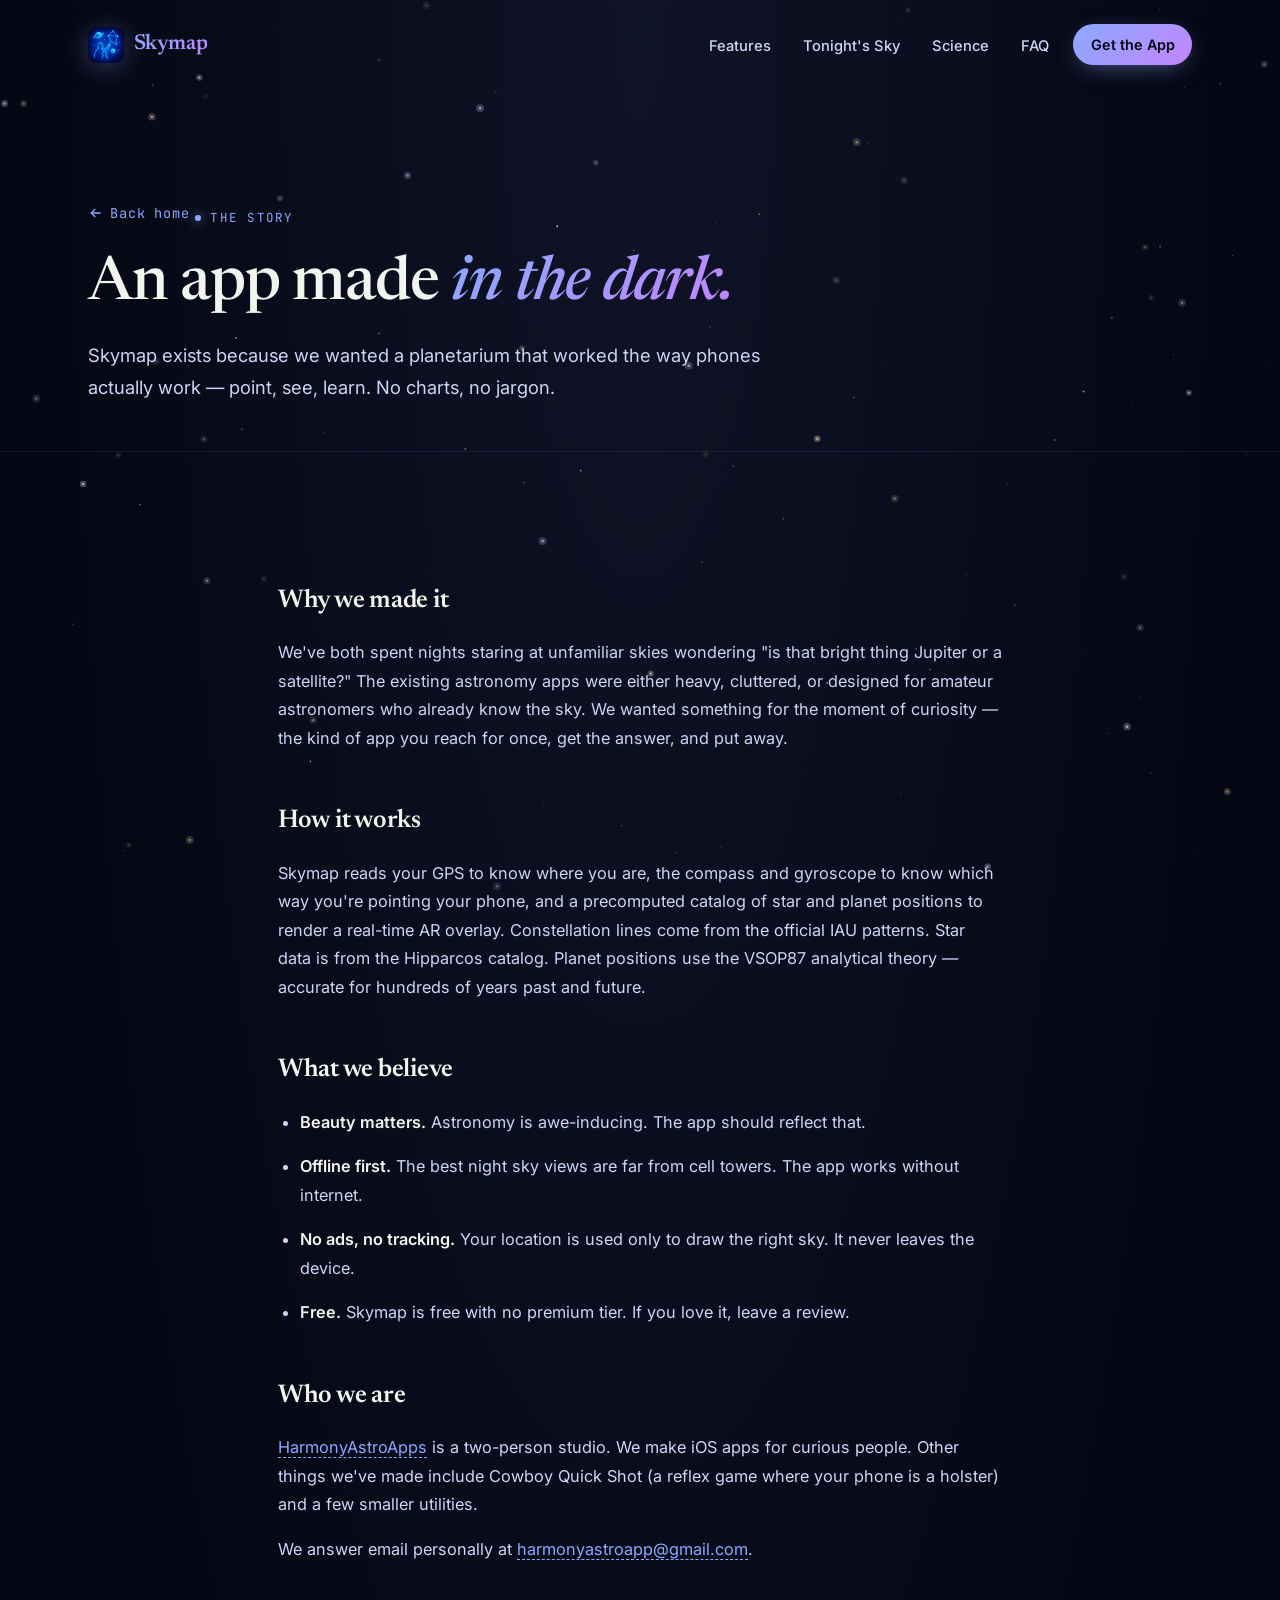
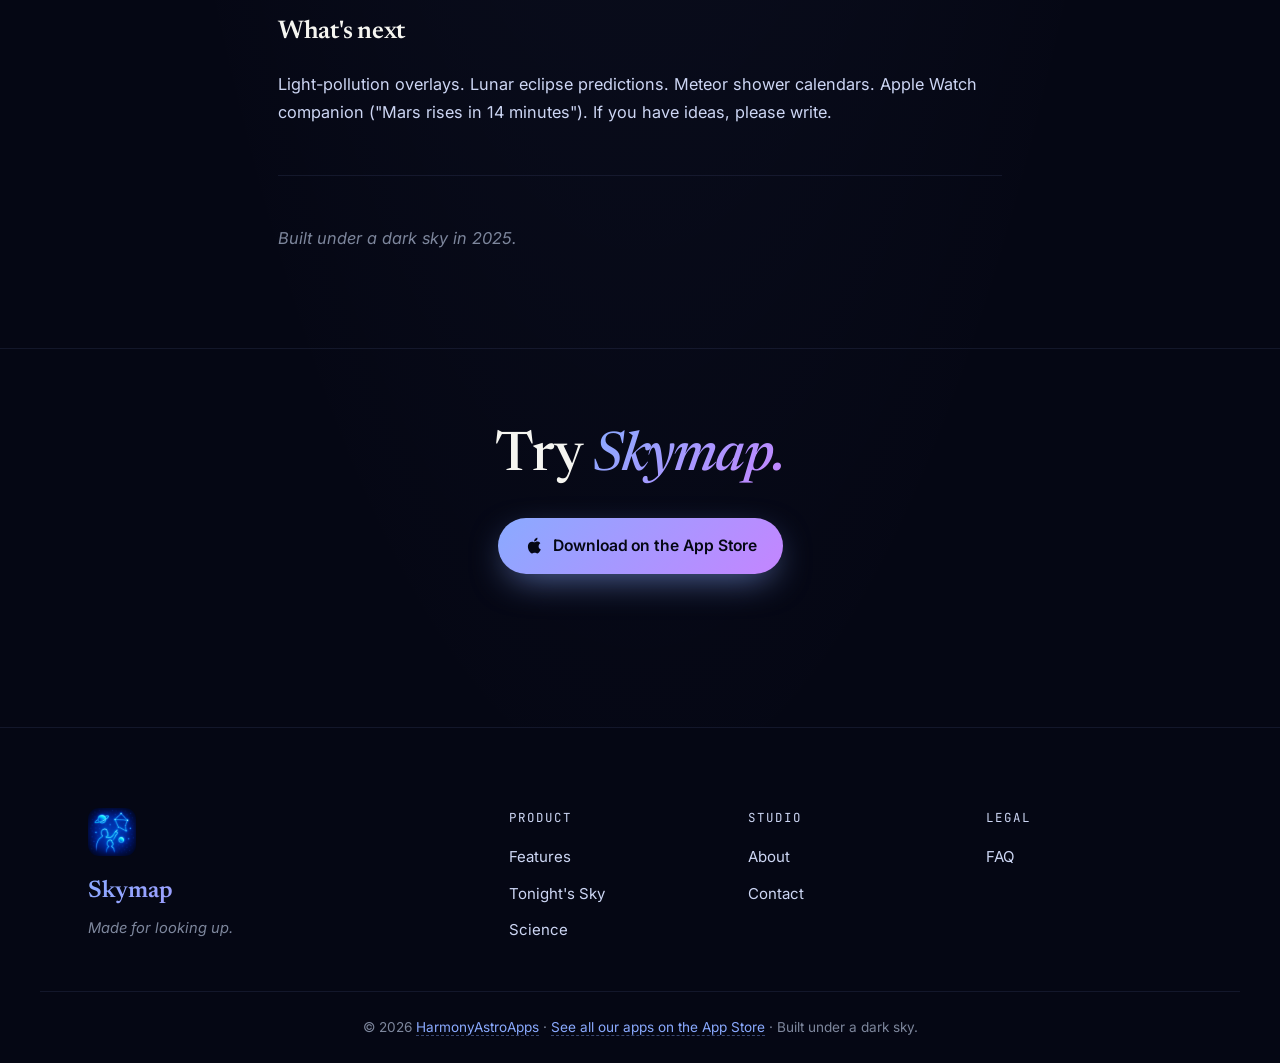
<file: about.html>
<!DOCTYPE html>
<html lang="en">
<head>
    <meta charset="UTF-8">
    <meta name="viewport" content="width=device-width, initial-scale=1.0">
    <title>About — Skymap · The Story Behind the App</title>
    <meta name="description" content="The story behind Skymap, an iOS AR constellation finder built by HarmonyAstroApps. What we believe and what we've made.">
    <meta name="author" content="HarmonyAstroApps">
    <meta name="robots" content="index, follow">
    <link rel="canonical" href="https://harmonyastroapps.github.io/SkymapApp/about.html">
    <meta property="og:type" content="article">
    <meta property="og:title" content="About Skymap">
    <meta name="twitter:card" content="summary_large_image">
    <meta name="theme-color" content="#0a0e1a">
    <meta name="color-scheme" content="dark">

    <link rel="icon" type="image/png" href="public/images/icons/app-icon.png">
    <link rel="stylesheet" href="src/styles/globals.css">
    <link rel="preconnect" href="https://fonts.googleapis.com">
    <link rel="preconnect" href="https://fonts.gstatic.com" crossorigin>
    <link href="https://fonts.googleapis.com/css2?family=Newsreader:ital,opsz,wght@0,6..72,400;0,6..72,500;0,6..72,600;0,6..72,700;1,6..72,400;1,6..72,500&family=Inter:wght@300;400;500;600;700&family=JetBrains+Mono:wght@400;500;700&display=swap" rel="stylesheet">
    <!-- Cloudflare Web Analytics -->
    <script defer src="https://static.cloudflareinsights.com/beacon.min.js" data-cf-beacon='{"token": "34c90a52d01344628711ff6ec9af88d2"}'></script>
    <!-- End Cloudflare Web Analytics -->
</head>
<body class="page-sub">
    <div class="grain-overlay" aria-hidden="true"></div>
    <canvas class="starfield" aria-hidden="true"></canvas>
    <div class="scroll-progress" aria-hidden="true"></div>
    <div class="cursor-dot" aria-hidden="true"></div>
    <div class="cursor-ring" aria-hidden="true"></div>
    <div class="header-sentinel" aria-hidden="true"></div>

    <header class="site-header" id="siteHeader">
        <nav class="nav" aria-label="Primary">
            <a href="index.html" class="brand">
                <img src="public/images/icons/app-icon.png" alt="" class="brand-logo">
                <span class="brand-name">Skymap</span>
            </a>
            <ul class="nav-menu" role="list">
                <li><a href="index.html#features" class="nav-link">Features</a></li>
                <li><a href="index.html#tonight" class="nav-link">Tonight's Sky</a></li>
                <li><a href="index.html#science" class="nav-link">Science</a></li>
                <li><a href="faq.html" class="nav-link">FAQ</a></li>
            </ul>
            <a href="index.html#download" class="nav-cta" data-magnetic><span class="btn-label">Get the App</span></a>
            <button class="nav-toggle" aria-expanded="false" aria-controls="drawer" aria-label="Open menu">
                <span></span><span></span><span></span>
            </button>
        </nav>
    </header>

    <div class="drawer-scrim" aria-hidden="true"></div>
    <nav id="drawer" class="drawer" aria-label="Mobile menu">
        <a href="index.html">Home</a>
        <a href="index.html#features">Features</a>
        <a href="faq.html">FAQ</a>
        <a href="index.html#download" class="drawer-cta">Get the App</a>
    </nav>

    <main>
        <section class="sub-hero">
            <div class="container">
                <a href="index.html" class="back-link">
                    <svg viewBox="0 0 24 24" width="16" height="16" fill="none" stroke="currentColor" stroke-width="2" aria-hidden="true"><path d="M19 12H5M11 6l-6 6 6 6"/></svg>
                    Back home
                </a>
                <p class="section-eyebrow"><span class="eyebrow-dot"></span>The Story</p>
                <h1 class="sub-title">
                    An app made <em class="italic-accent">in the dark.</em>
                </h1>
                <p class="sub-lede">
                    Skymap exists because we wanted a planetarium that worked the way phones actually work —
                    point, see, learn. No charts, no jargon.
                </p>
            </div>
        </section>

        <section class="faq-page">
            <div class="container prose">
                <h2>Why we made it</h2>
                <p>
                    We've both spent nights staring at unfamiliar skies wondering "is that bright thing
                    Jupiter or a satellite?" The existing astronomy apps were either heavy, cluttered, or
                    designed for amateur astronomers who already know the sky. We wanted something for the
                    moment of curiosity — the kind of app you reach for once, get the answer, and put away.
                </p>

                <h2>How it works</h2>
                <p>
                    Skymap reads your GPS to know where you are, the compass and gyroscope to know which
                    way you're pointing your phone, and a precomputed catalog of star and planet positions
                    to render a real-time AR overlay. Constellation lines come from the official IAU
                    patterns. Star data is from the Hipparcos catalog. Planet positions use the VSOP87
                    analytical theory — accurate for hundreds of years past and future.
                </p>

                <h2>What we believe</h2>
                <ul>
                    <li><strong>Beauty matters.</strong> Astronomy is awe-inducing. The app should reflect that.</li>
                    <li><strong>Offline first.</strong> The best night sky views are far from cell towers. The app works without internet.</li>
                    <li><strong>No ads, no tracking.</strong> Your location is used only to draw the right sky. It never leaves the device.</li>
                    <li><strong>Free.</strong> Skymap is free with no premium tier. If you love it, leave a review.</li>
                </ul>

                <h2>Who we are</h2>
                <p>
                    <a href="https://apps.apple.com/us/developer/avinash-kumar/id1720928487" target="_blank" rel="noopener">HarmonyAstroApps</a>
                    is a two-person studio. We make iOS apps for curious people. Other
                    things we've made include Cowboy Quick Shot (a reflex game where your phone is a holster)
                    and a few smaller utilities.
                </p>
                <p>
                    We answer email personally at <a href="mailto:harmonyastroapp@gmail.com">harmonyastroapp@gmail.com</a>.
                </p>

                <h2>What's next</h2>
                <p>
                    Light-pollution overlays. Lunar eclipse predictions. Meteor shower calendars. Apple Watch
                    companion ("Mars rises in 14 minutes"). If you have ideas, please write.
                </p>

                <hr>

                <p style="font-style: italic; color: var(--ink-dust);">
                    Built under a dark sky in 2025.
                </p>
            </div>
        </section>

        <section class="sub-cta">
            <div class="container reveal">
                <h2 class="band-title">Try <em class="italic-accent">Skymap.</em></h2>
                <div class="hero-cta hero-cta--center">
                    <a href="https://apps.apple.com/us/app/skymap-constellation-finder/id6741057101" class="btn btn--primary" data-magnetic>
                        <svg viewBox="0 0 24 24" width="20" height="20" fill="currentColor" aria-hidden="true"><path d="M17.5 12.5c0-2.5 2-3.7 2.1-3.8-1.1-1.7-2.9-2-3.5-2-1.5-.2-2.9.9-3.6.9s-1.9-.9-3.1-.8c-1.6 0-3.1.9-3.9 2.4-1.7 2.9-.4 7.2 1.2 9.5.8 1.1 1.7 2.4 3 2.3 1.2-.1 1.7-.8 3.1-.8 1.5 0 1.9.8 3.1.8 1.3 0 2.1-1.1 2.9-2.3.9-1.3 1.3-2.6 1.3-2.6s-2.5-.9-2.6-3.6zM15.2 5.1c.7-.8 1.1-2 .9-3.1-1 0-2.2.7-2.9 1.5-.6.7-1.2 1.9-1 3 1.1.1 2.2-.5 3-1.4z"/></svg>
                        <span class="btn-label">Download on the App Store</span>
                    </a>
                </div>
            </div>
        </section>
    </main>

    <footer class="footer">
        <div class="container footer-inner">
            <div class="footer-brand">
                <img src="public/images/icons/app-icon.png" alt="" class="footer-logo">
                <span class="footer-title">Skymap</span>
                <p class="footer-tag">Made for looking up.</p>
            </div>
            <div class="footer-cols">
                <div class="footer-col">
                    <p class="footer-h">Product</p>
                    <ul>
                        <li><a href="index.html#features">Features</a></li>
                        <li><a href="index.html#tonight">Tonight's Sky</a></li>
                        <li><a href="index.html#science">Science</a></li>
                    </ul>
                </div>
                <div class="footer-col">
                    <p class="footer-h">Studio</p>
                    <ul>
                        <li><a href="about.html">About</a></li>
                        <li><a href="mailto:harmonyastroapp@gmail.com">Contact</a></li>
                    </ul>
                </div>
                <div class="footer-col">
                    <p class="footer-h">Legal</p>
                    <ul>
                        <li><a href="faq.html">FAQ</a></li>
                    </ul>
                </div>
            </div>
        </div>
        <div class="container footer-base">
            <p>© <span id="year">2026</span> <a href="https://apps.apple.com/us/developer/avinash-kumar/id1720928487" target="_blank" rel="noopener">HarmonyAstroApps</a> · <a href="https://apps.apple.com/us/developer/avinash-kumar/id1720928487" target="_blank" rel="noopener">See all our apps on the App Store</a> · Built under a dark sky.</p>
        </div>
    </footer>

    <script src="src/scripts/main.js"></script>
</body>
</html>
</file>
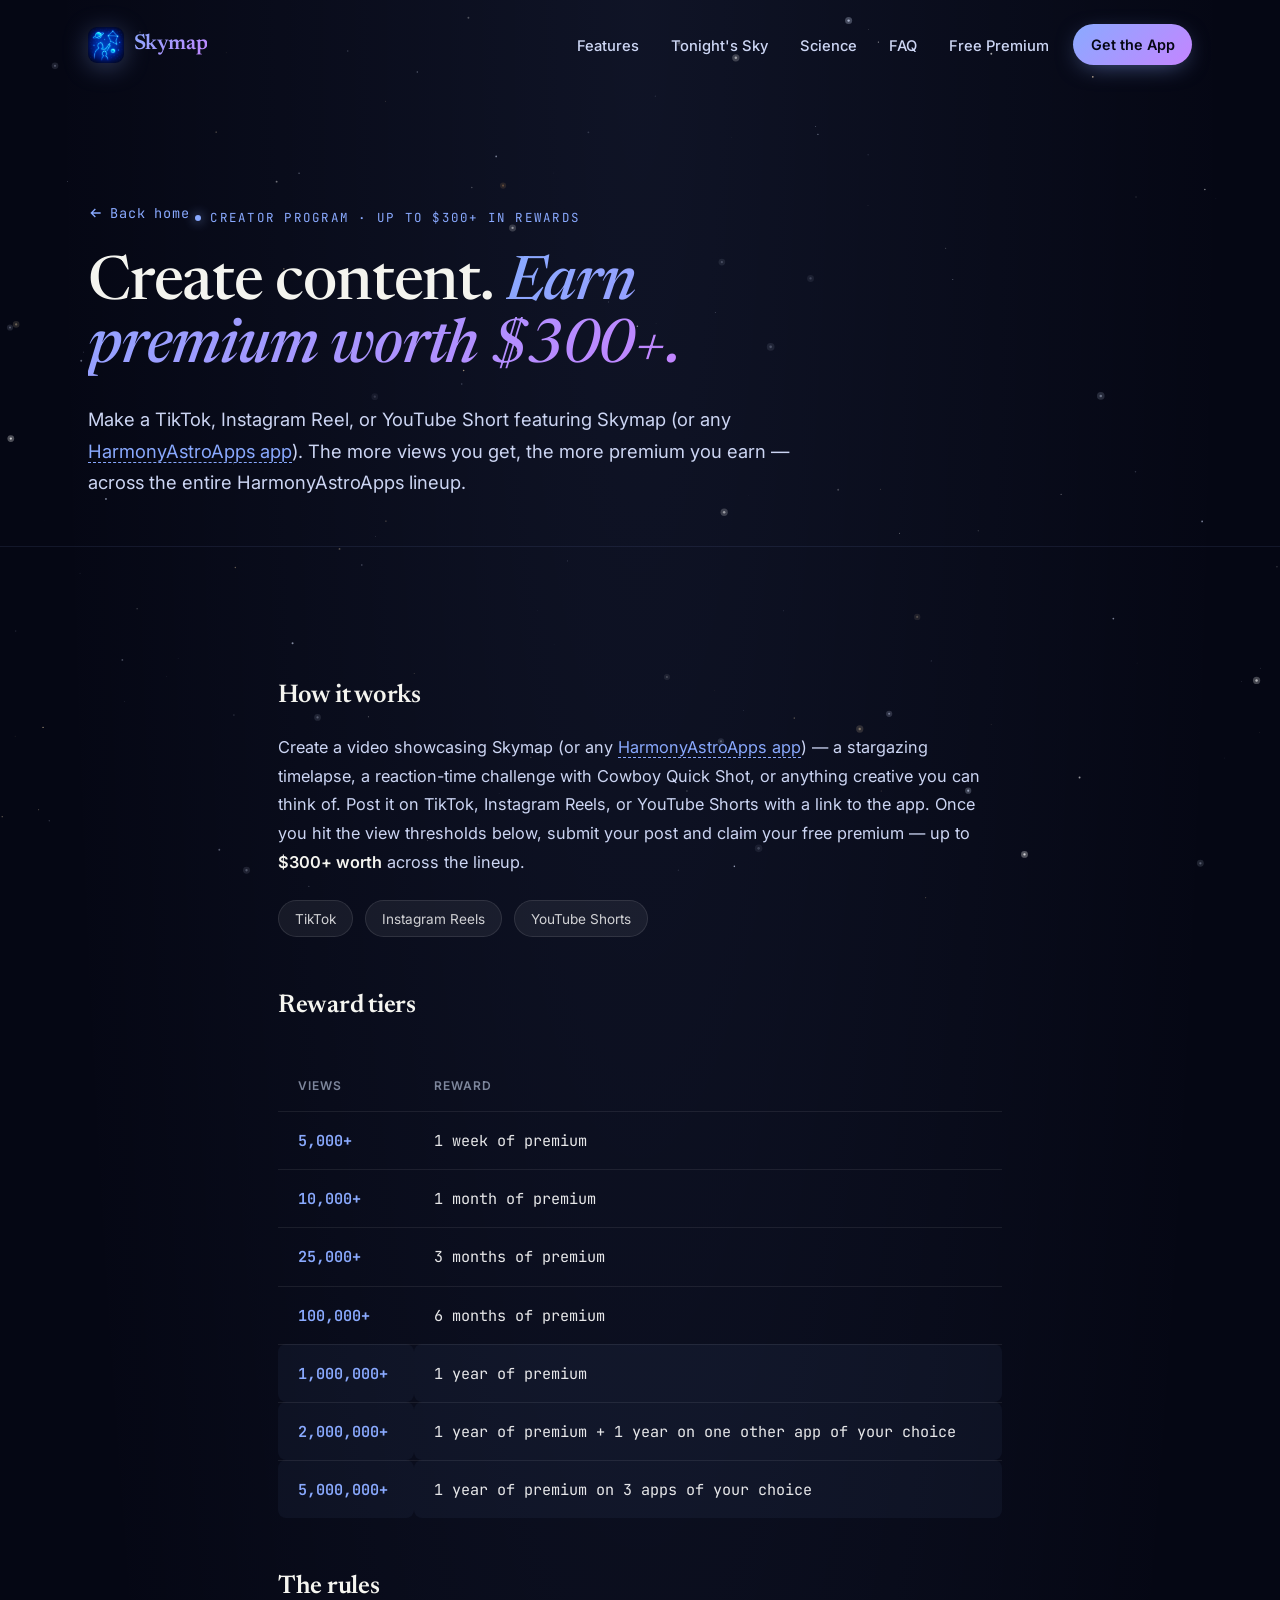
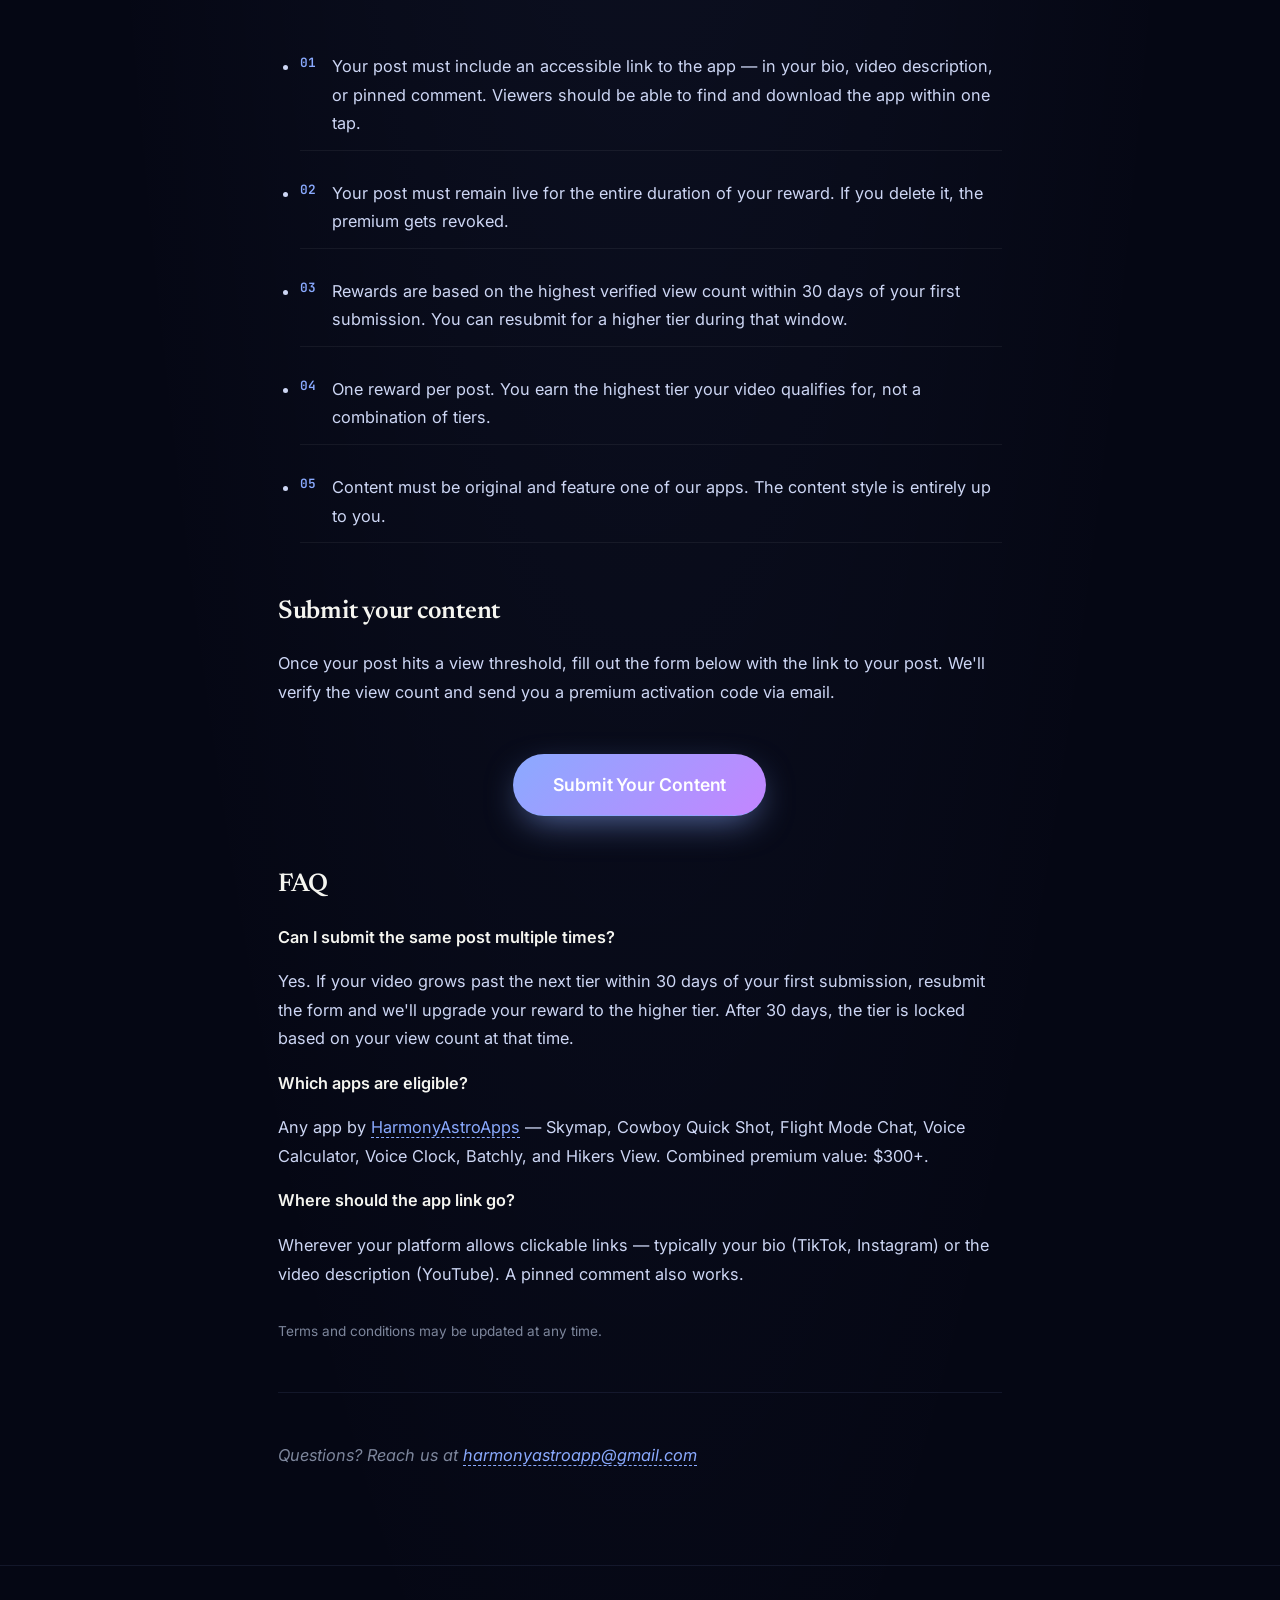
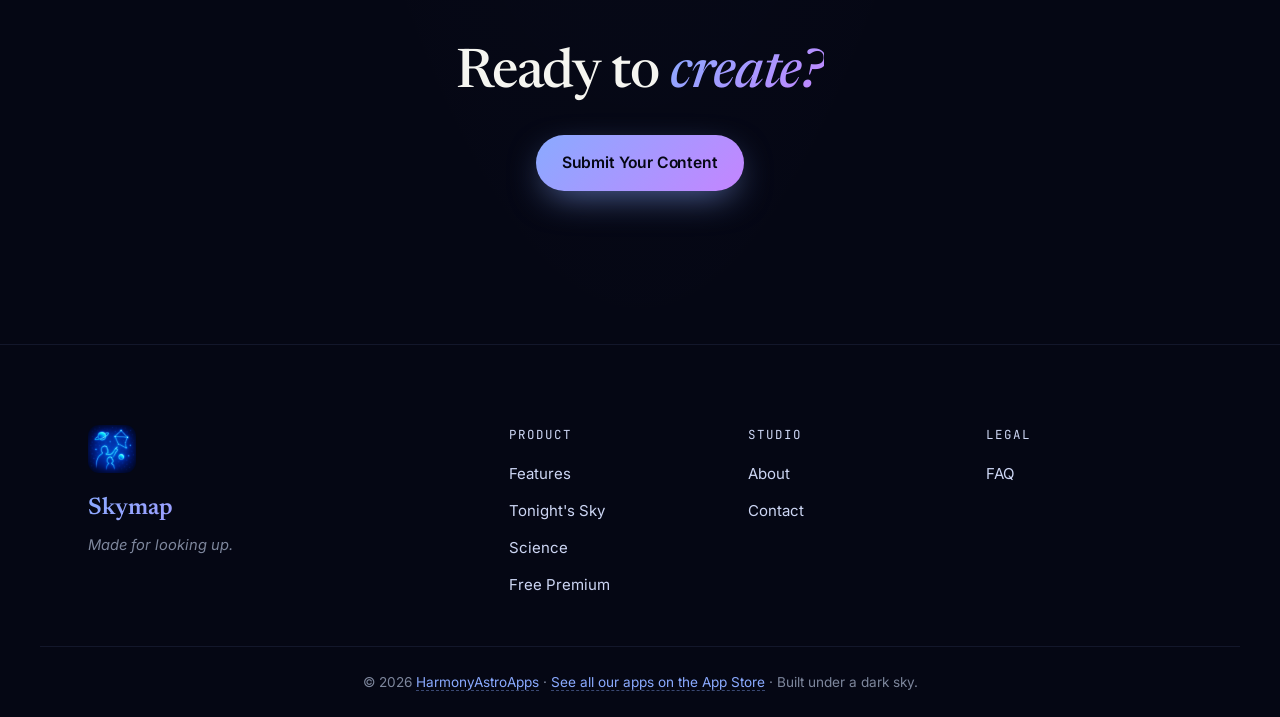
<file: earn-premium.html>
<!DOCTYPE html>
<html lang="en">
<head>
    <meta charset="UTF-8">
    <meta name="viewport" content="width=device-width, initial-scale=1.0">
    <title>Free Premium — Skymap · Create Content, Get Rewarded</title>
    <meta name="description" content="Create a TikTok, Reel, or YouTube Short about Skymap and earn free premium access. The more views you get, the longer your reward.">
    <meta name="author" content="HarmonyAstroApps">
    <meta name="robots" content="index, follow">
    <link rel="canonical" href="https://harmonyastroapps.github.io/SkymapApp/earn-premium.html">
    <meta property="og:type" content="article">
    <meta property="og:title" content="Free Premium — Skymap">
    <meta property="og:description" content="Create content about Skymap, earn free premium. TikTok, Reels, YouTube Shorts — your choice.">
    <meta name="twitter:card" content="summary_large_image">
    <meta name="theme-color" content="#0a0e1a">
    <meta name="color-scheme" content="dark">

    <link rel="icon" type="image/png" href="public/images/icons/app-icon.png">
    <link rel="stylesheet" href="src/styles/globals.css">
    <link rel="preconnect" href="https://fonts.googleapis.com">
    <link rel="preconnect" href="https://fonts.gstatic.com" crossorigin>
    <link href="https://fonts.googleapis.com/css2?family=Newsreader:ital,opsz,wght@0,6..72,400;0,6..72,500;0,6..72,600;0,6..72,700;1,6..72,400;1,6..72,500&family=Inter:wght@300;400;500;600;700&family=JetBrains+Mono:wght@400;500;700&display=swap" rel="stylesheet">

    <style>
        .tier-table { width: 100%; border-collapse: collapse; margin: 2rem 0; }
        .tier-table th, .tier-table td { padding: 1rem 1.25rem; text-align: left; border-bottom: 1px solid rgba(255,255,255,0.08); }
        .tier-table th { font-family: var(--ff-sans); font-size: 0.75rem; font-weight: 600; text-transform: uppercase; letter-spacing: 0.08em; color: var(--ink-dust, rgba(255,255,255,0.5)); }
        .tier-table td { font-family: var(--ff-mono, 'JetBrains Mono', monospace); font-size: 0.95rem; }
        .tier-table tr:last-child td { border-bottom: none; }
        .tier-table .views-col { color: var(--accent, #8aaaff); font-weight: 600; }
        .tier-table .reward-col { color: rgba(255,255,255,0.9); }
        .tier-table .bonus-row td { background: rgba(138,170,255,0.05); border-radius: 0.5rem; }

        .rules-list { list-style: none; padding: 0; margin: 2rem 0; }
        .rules-list li { position: relative; padding: 0.75rem 0 0.75rem 2rem; border-bottom: 1px solid rgba(255,255,255,0.06); }
        .rules-list li::before { content: attr(data-num); position: absolute; left: 0; top: 0.75rem; font-family: var(--ff-mono, 'JetBrains Mono', monospace); font-size: 0.8rem; color: var(--accent, #8aaaff); font-weight: 600; }

        .submit-cta { text-align: center; margin: 3rem 0; }
        .submit-cta .btn { font-size: 1.1rem; padding: 1rem 2.5rem; color: #fff; }

        .platform-tags { display: flex; gap: 0.75rem; flex-wrap: wrap; margin: 1.5rem 0; }
        .platform-tag { background: rgba(255,255,255,0.06); border: 1px solid rgba(255,255,255,0.1); border-radius: 2rem; padding: 0.4rem 1rem; font-size: 0.85rem; font-family: var(--ff-sans); color: rgba(255,255,255,0.8); }
    </style>
    <!-- Cloudflare Web Analytics -->
    <script defer src="https://static.cloudflareinsights.com/beacon.min.js" data-cf-beacon='{"token": "34c90a52d01344628711ff6ec9af88d2"}'></script>
    <!-- End Cloudflare Web Analytics -->
</head>
<body class="page-sub">
    <div class="grain-overlay" aria-hidden="true"></div>
    <canvas class="starfield" aria-hidden="true"></canvas>
    <div class="scroll-progress" aria-hidden="true"></div>
    <div class="cursor-dot" aria-hidden="true"></div>
    <div class="cursor-ring" aria-hidden="true"></div>
    <div class="header-sentinel" aria-hidden="true"></div>

    <header class="site-header" id="siteHeader">
        <nav class="nav" aria-label="Primary">
            <a href="index.html" class="brand">
                <img src="public/images/icons/app-icon.png" alt="" class="brand-logo">
                <span class="brand-name">Skymap</span>
            </a>
            <ul class="nav-menu" role="list">
                <li><a href="index.html#features" class="nav-link">Features</a></li>
                <li><a href="index.html#tonight" class="nav-link">Tonight's Sky</a></li>
                <li><a href="index.html#science" class="nav-link">Science</a></li>
                <li><a href="faq.html" class="nav-link">FAQ</a></li>
                <li><a href="earn-premium.html" class="nav-link" aria-current="page">Free Premium</a></li>
            </ul>
            <a href="index.html#download" class="nav-cta" data-magnetic><span class="btn-label">Get the App</span></a>
            <button class="nav-toggle" aria-expanded="false" aria-controls="drawer" aria-label="Open menu">
                <span></span><span></span><span></span>
            </button>
        </nav>
    </header>

    <div class="drawer-scrim" aria-hidden="true"></div>
    <nav id="drawer" class="drawer" aria-label="Mobile menu">
        <a href="index.html">Home</a>
        <a href="index.html#features">Features</a>
        <a href="faq.html">FAQ</a>
        <a href="earn-premium.html">Free Premium</a>
        <a href="index.html#download" class="drawer-cta">Get the App</a>
    </nav>

    <main>
        <section class="sub-hero">
            <div class="container">
                <a href="index.html" class="back-link">
                    <svg viewBox="0 0 24 24" width="16" height="16" fill="none" stroke="currentColor" stroke-width="2" aria-hidden="true"><path d="M19 12H5M11 6l-6 6 6 6"/></svg>
                    Back home
                </a>
                <p class="section-eyebrow"><span class="eyebrow-dot"></span>Creator Program · Up to $300+ in rewards</p>
                <h1 class="sub-title">
                    Create content. <em class="italic-accent">Earn premium worth $300+.</em>
                </h1>
                <p class="sub-lede">
                    Make a TikTok, Instagram Reel, or YouTube Short featuring Skymap
                    (or any <a href="https://apps.apple.com/us/developer/avinash-kumar/id1720928487" target="_blank" rel="noopener" class="lede-link">HarmonyAstroApps app</a>).
                    The more views you get, the more premium you earn — across the entire HarmonyAstroApps lineup.
                </p>
            </div>
        </section>

        <section class="faq-page">
            <div class="container prose">
                <h2>How it works</h2>
                <p>
                    Create a video showcasing Skymap (or any
                    <a href="https://apps.apple.com/us/developer/avinash-kumar/id1720928487" target="_blank" rel="noopener">HarmonyAstroApps app</a>) —
                    a stargazing timelapse, a reaction-time challenge with Cowboy Quick Shot, or anything
                    creative you can think of. Post it on TikTok, Instagram Reels, or YouTube Shorts
                    with a link to the app. Once you hit the view thresholds below, submit your post
                    and claim your free premium — up to <strong>$300+ worth</strong> across the lineup.
                </p>

                <div class="platform-tags">
                    <span class="platform-tag">TikTok</span>
                    <span class="platform-tag">Instagram Reels</span>
                    <span class="platform-tag">YouTube Shorts</span>
                </div>

                <h2>Reward tiers</h2>
                <table class="tier-table">
                    <thead>
                        <tr>
                            <th>Views</th>
                            <th>Reward</th>
                        </tr>
                    </thead>
                    <tbody>
                        <tr>
                            <td class="views-col">5,000+</td>
                            <td class="reward-col">1 week of premium</td>
                        </tr>
                        <tr>
                            <td class="views-col">10,000+</td>
                            <td class="reward-col">1 month of premium</td>
                        </tr>
                        <tr>
                            <td class="views-col">25,000+</td>
                            <td class="reward-col">3 months of premium</td>
                        </tr>
                        <tr>
                            <td class="views-col">100,000+</td>
                            <td class="reward-col">6 months of premium</td>
                        </tr>
                        <tr class="bonus-row">
                            <td class="views-col">1,000,000+</td>
                            <td class="reward-col">1 year of premium</td>
                        </tr>
                        <tr class="bonus-row">
                            <td class="views-col">2,000,000+</td>
                            <td class="reward-col">1 year of premium + 1 year on one other app of your choice</td>
                        </tr>
                        <tr class="bonus-row">
                            <td class="views-col">5,000,000+</td>
                            <td class="reward-col">1 year of premium on 3 apps of your choice</td>
                        </tr>
                    </tbody>
                </table>

                <h2>The rules</h2>
                <ul class="rules-list">
                    <li data-num="01">Your post must include an accessible link to the app — in your bio, video description, or pinned comment. Viewers should be able to find and download the app within one tap.</li>
                    <li data-num="02">Your post must remain live for the entire duration of your reward. If you delete it, the premium gets revoked.</li>
                    <li data-num="03">Rewards are based on the highest verified view count within 30 days of your first submission. You can resubmit for a higher tier during that window.</li>
                    <li data-num="04">One reward per post. You earn the highest tier your video qualifies for, not a combination of tiers.</li>
                    <li data-num="05">Content must be original and feature one of our apps. The content style is entirely up to you.</li>
                </ul>

                <h2>Submit your content</h2>
                <p>
                    Once your post hits a view threshold, fill out the form below with the link to your
                    post. We'll verify the view count and send you a premium activation code via email.
                </p>

                <div class="submit-cta">
                    <a href="https://docs.google.com/forms/d/e/1FAIpQLSeav8QDa2w1uqA_UpOr4QS1cIrG2G69Dz8UALO3j2JPsfoT6A/viewform" target="_blank" rel="noopener" class="btn btn--primary btn--large" data-magnetic>
                        <span class="btn-label">Submit Your Content</span>
                    </a>
                </div>

                <h2>FAQ</h2>

                <p><strong>Can I submit the same post multiple times?</strong></p>
                <p>
                    Yes. If your video grows past the next tier within 30 days of your first submission,
                    resubmit the form and we'll upgrade your reward to the higher tier. After 30 days,
                    the tier is locked based on your view count at that time.
                </p>

                <p><strong>Which apps are eligible?</strong></p>
                <p>
                    Any app by
                    <a href="https://apps.apple.com/us/developer/avinash-kumar/id1720928487" target="_blank" rel="noopener">HarmonyAstroApps</a> —
                    Skymap, Cowboy Quick Shot, Flight Mode Chat, Voice Calculator, Voice Clock, Batchly,
                    and Hikers View. Combined premium value: $300+.
                </p>

                <p><strong>Where should the app link go?</strong></p>
                <p>
                    Wherever your platform allows clickable links — typically your bio (TikTok, Instagram)
                    or the video description (YouTube). A pinned comment also works.
                </p>

                <p style="font-size: 0.85rem; color: var(--ink-dust, rgba(255,255,255,0.5)); margin-top: 2rem;">
                    Terms and conditions may be updated at any time.
                </p>

                <hr>

                <p style="font-style: italic; color: var(--ink-dust);">
                    Questions? Reach us at <a href="mailto:harmonyastroapp@gmail.com">harmonyastroapp@gmail.com</a>
                </p>
            </div>
        </section>

        <section class="sub-cta">
            <div class="container reveal">
                <h2 class="band-title">Ready to <em class="italic-accent">create?</em></h2>
                <div class="hero-cta hero-cta--center">
                    <a href="https://docs.google.com/forms/d/e/1FAIpQLSeav8QDa2w1uqA_UpOr4QS1cIrG2G69Dz8UALO3j2JPsfoT6A/viewform" target="_blank" rel="noopener" class="btn btn--primary" data-magnetic>
                        <span class="btn-label">Submit Your Content</span>
                    </a>
                </div>
            </div>
        </section>
    </main>

    <footer class="footer">
        <div class="container footer-inner">
            <div class="footer-brand">
                <img src="public/images/icons/app-icon.png" alt="" class="footer-logo">
                <span class="footer-title">Skymap</span>
                <p class="footer-tag">Made for looking up.</p>
            </div>
            <div class="footer-cols">
                <div class="footer-col">
                    <p class="footer-h">Product</p>
                    <ul>
                        <li><a href="index.html#features">Features</a></li>
                        <li><a href="index.html#tonight">Tonight's Sky</a></li>
                        <li><a href="index.html#science">Science</a></li>
                        <li><a href="earn-premium.html">Free Premium</a></li>
                    </ul>
                </div>
                <div class="footer-col">
                    <p class="footer-h">Studio</p>
                    <ul>
                        <li><a href="about.html">About</a></li>
                        <li><a href="mailto:harmonyastroapp@gmail.com">Contact</a></li>
                    </ul>
                </div>
                <div class="footer-col">
                    <p class="footer-h">Legal</p>
                    <ul>
                        <li><a href="faq.html">FAQ</a></li>
                    </ul>
                </div>
            </div>
        </div>
        <div class="container footer-base">
            <p>© <span id="year">2026</span> <a href="https://apps.apple.com/us/developer/avinash-kumar/id1720928487" target="_blank" rel="noopener">HarmonyAstroApps</a> · <a href="https://apps.apple.com/us/developer/avinash-kumar/id1720928487" target="_blank" rel="noopener">See all our apps on the App Store</a> · Built under a dark sky.</p>
        </div>
    </footer>

    <script src="src/scripts/main.js"></script>
</body>
</html>
</file>
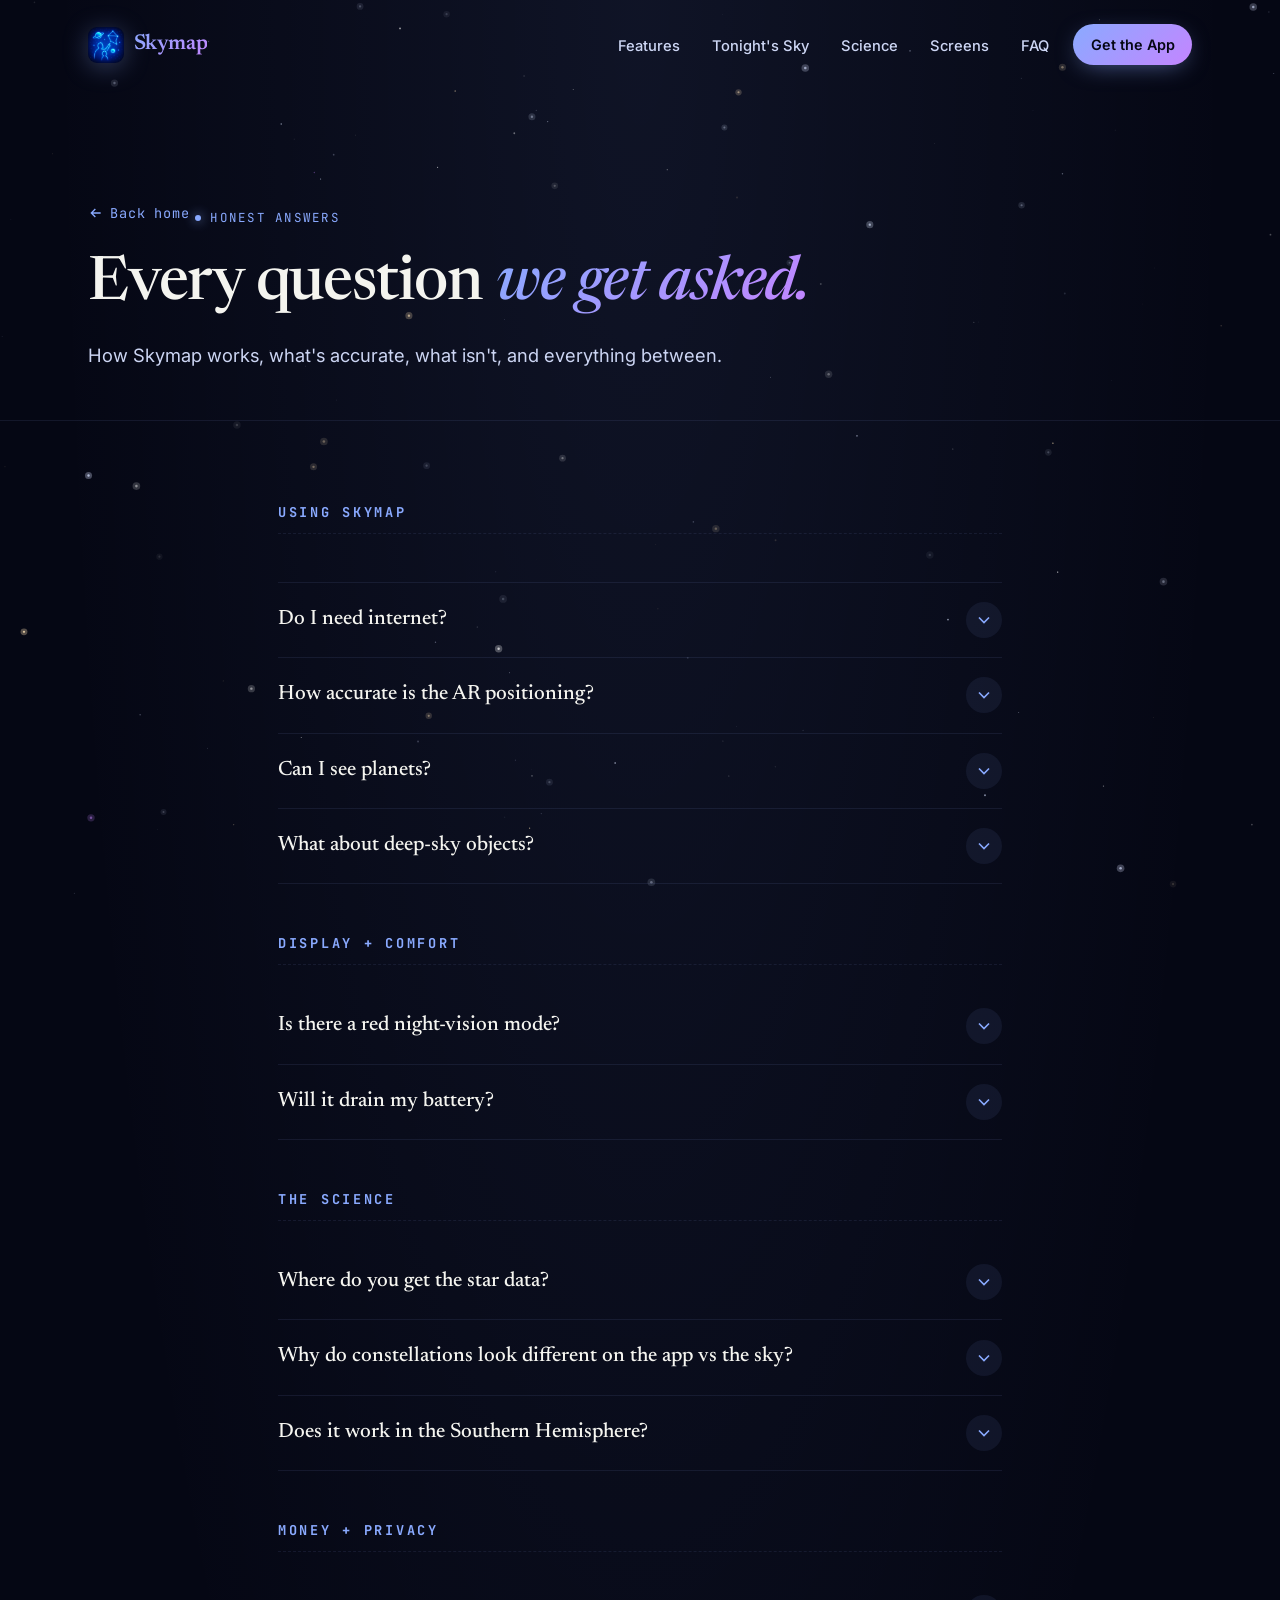
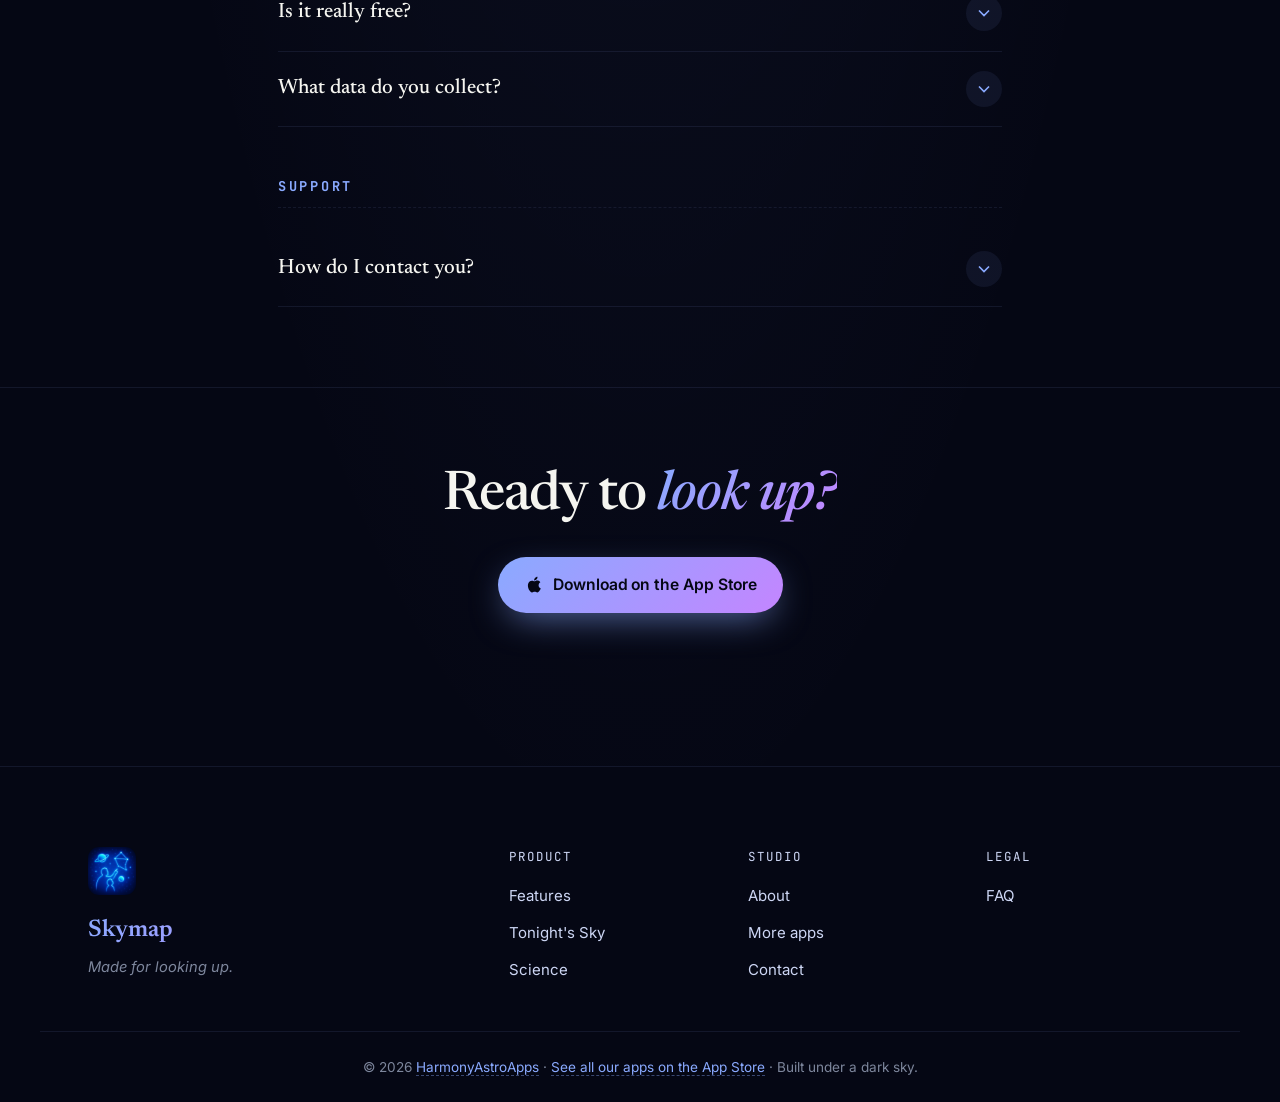
<file: faq.html>
<!DOCTYPE html>
<html lang="en">
<head>
    <meta charset="UTF-8">
    <meta name="viewport" content="width=device-width, initial-scale=1.0">
    <title>FAQ — Skymap · Constellation Finder Questions</title>
    <meta name="description" content="Frequently asked questions about Skymap — accuracy, offline use, planets, dark-sky mode, and more.">
    <meta name="author" content="HarmonyAstroApps">
    <meta name="robots" content="index, follow">
    <link rel="canonical" href="https://harmonyastroapps.github.io/SkymapApp/faq.html">
    <meta property="og:type" content="article">
    <meta property="og:title" content="Skymap FAQ">
    <meta name="twitter:card" content="summary_large_image">
    <meta name="theme-color" content="#0a0e1a">
    <meta name="color-scheme" content="dark">

    <link rel="icon" type="image/png" href="public/images/icons/app-icon.png">
    <link rel="stylesheet" href="src/styles/globals.css">
    <link rel="preconnect" href="https://fonts.googleapis.com">
    <link rel="preconnect" href="https://fonts.gstatic.com" crossorigin>
    <link href="https://fonts.googleapis.com/css2?family=Newsreader:ital,opsz,wght@0,6..72,400;0,6..72,500;0,6..72,600;0,6..72,700;1,6..72,400;1,6..72,500&family=Inter:wght@300;400;500;600;700&family=JetBrains+Mono:wght@400;500;700&display=swap" rel="stylesheet">

    <script type="application/ld+json">
    {
      "@context": "https://schema.org",
      "@type": "BreadcrumbList",
      "itemListElement": [
        { "@type": "ListItem", "position": 1, "name": "Home", "item": "https://harmonyastroapps.github.io/SkymapApp/" },
        { "@type": "ListItem", "position": 2, "name": "FAQ", "item": "https://harmonyastroapps.github.io/SkymapApp/faq.html" }
      ]
    }
    </script>
    <script type="application/ld+json">
    { "@context": "https://schema.org", "@type": "FAQPage", "mainEntity": [
        { "@type": "Question", "name": "Does Skymap work offline?", "acceptedAnswer": { "@type": "Answer", "text": "Yes. After download, Skymap works fully offline." } },
        { "@type": "Question", "name": "How accurate is the AR positioning?", "acceptedAnswer": { "@type": "Answer", "text": "Within ±1° on a calibrated iPhone — well within naked-eye precision." } }
    ] }
    </script>
    <!-- Cloudflare Web Analytics -->
    <script defer src="https://static.cloudflareinsights.com/beacon.min.js" data-cf-beacon='{"token": "34c90a52d01344628711ff6ec9af88d2"}'></script>
    <!-- End Cloudflare Web Analytics -->
</head>
<body class="page-sub">
    <svg width="0" height="0" style="position:absolute" aria-hidden="true">
        <filter id="cosmos-noise">
            <feTurbulence type="fractalNoise" baseFrequency="0.9" numOctaves="2" stitchTiles="stitch"/>
            <feColorMatrix values="0 0 0 0 0  0 0 0 0 0  0 0 0 0 0  0 0 0 0.45 0"/>
        </filter>
    </svg>
    <div class="grain-overlay" aria-hidden="true"></div>
    <canvas class="starfield" aria-hidden="true"></canvas>
    <div class="scroll-progress" aria-hidden="true"></div>
    <div class="cursor-dot" aria-hidden="true"></div>
    <div class="cursor-ring" aria-hidden="true"></div>
    <div class="header-sentinel" aria-hidden="true"></div>

    <header class="site-header" id="siteHeader">
        <nav class="nav" aria-label="Primary">
            <a href="index.html" class="brand">
                <img src="public/images/icons/app-icon.png" alt="" class="brand-logo">
                <span class="brand-name">Skymap</span>
            </a>
            <ul class="nav-menu" role="list">
                <li><a href="index.html#features" class="nav-link">Features</a></li>
                <li><a href="index.html#tonight" class="nav-link">Tonight's Sky</a></li>
                <li><a href="index.html#science" class="nav-link">Science</a></li>
                <li><a href="index.html#screens" class="nav-link">Screens</a></li>
                <li><a href="faq.html" class="nav-link">FAQ</a></li>
            </ul>
            <a href="index.html#download" class="nav-cta" data-magnetic><span class="btn-label">Get the App</span></a>
            <button class="nav-toggle" aria-expanded="false" aria-controls="drawer" aria-label="Open menu">
                <span></span><span></span><span></span>
            </button>
        </nav>
    </header>

    <div class="drawer-scrim" aria-hidden="true"></div>
    <nav id="drawer" class="drawer" aria-label="Mobile menu">
        <a href="index.html">Home</a>
        <a href="index.html#features">Features</a>
        <a href="index.html#tonight">Tonight's Sky</a>
        <a href="index.html#science">Science</a>
        <a href="about.html">About</a>
        <a href="index.html#download" class="drawer-cta">Get the App</a>
    </nav>

    <main>
        <section class="sub-hero">
            <div class="container">
                <a href="index.html" class="back-link">
                    <svg viewBox="0 0 24 24" width="16" height="16" fill="none" stroke="currentColor" stroke-width="2" aria-hidden="true"><path d="M19 12H5M11 6l-6 6 6 6"/></svg>
                    Back home
                </a>
                <p class="section-eyebrow"><span class="eyebrow-dot"></span>Honest Answers</p>
                <h1 class="sub-title">
                    Every question <em class="italic-accent">we get asked.</em>
                </h1>
                <p class="sub-lede">
                    How Skymap works, what's accurate, what isn't, and everything between.
                </p>
            </div>
        </section>

        <section class="faq-page">
            <div class="container">
                <h2 class="cat-title">Using Skymap</h2>

                <details class="faq-item">
                    <summary>
                        <span>Do I need internet?</span>
                        <span class="faq-icon" aria-hidden="true"><svg viewBox="0 0 24 24" width="20" height="20" fill="none" stroke="currentColor" stroke-width="2"><path d="M6 9l6 6 6-6"/></svg></span>
                    </summary>
                    <p>
                        Only for the initial download. After that, Skymap works fully offline.
                        Your GPS, compass, and gyroscope do all the computation locally. It's designed
                        for places without signal — campsites, dark-sky sites, transatlantic flights.
                    </p>
                </details>

                <details class="faq-item">
                    <summary>
                        <span>How accurate is the AR positioning?</span>
                        <span class="faq-icon" aria-hidden="true"><svg viewBox="0 0 24 24" width="20" height="20" fill="none" stroke="currentColor" stroke-width="2"><path d="M6 9l6 6 6-6"/></svg></span>
                    </summary>
                    <p>
                        Within ±1° on a calibrated iPhone — well within naked-eye precision. If you notice
                        drift, calibrate the compass by waving the phone in a figure-8 motion (iOS will
                        prompt you), and step away from metal objects and electronics.
                    </p>
                </details>

                <details class="faq-item">
                    <summary>
                        <span>Can I see planets?</span>
                        <span class="faq-icon" aria-hidden="true"><svg viewBox="0 0 24 24" width="20" height="20" fill="none" stroke="currentColor" stroke-width="2"><path d="M6 9l6 6 6-6"/></svg></span>
                    </summary>
                    <p>
                        Yes — Skymap tracks the Sun, Moon, and all 8 planets (with apologies to Pluto).
                        Each has a real-time altitude/azimuth display so you know if it's currently
                        above the horizon and visible.
                    </p>
                </details>

                <details class="faq-item">
                    <summary>
                        <span>What about deep-sky objects?</span>
                        <span class="faq-icon" aria-hidden="true"><svg viewBox="0 0 24 24" width="20" height="20" fill="none" stroke="currentColor" stroke-width="2"><path d="M6 9l6 6 6-6"/></svg></span>
                    </summary>
                    <p>
                        We include the bright Messier objects (Andromeda, Orion Nebula, Pleiades) and the
                        brighter NGC catalog. Most deep-sky targets aren't visible to the naked eye but it's
                        useful to know where to point a telescope.
                    </p>
                </details>

                <h2 class="cat-title">Display + Comfort</h2>

                <details class="faq-item">
                    <summary>
                        <span>Is there a red night-vision mode?</span>
                        <span class="faq-icon" aria-hidden="true"><svg viewBox="0 0 24 24" width="20" height="20" fill="none" stroke="currentColor" stroke-width="2"><path d="M6 9l6 6 6-6"/></svg></span>
                    </summary>
                    <p>
                        Yes. Settings → Display → Red mode tints the entire UI red, preserving your
                        dark-adapted vision. Use it when you're at a dark-sky site or stargazing for
                        more than 20 minutes.
                    </p>
                </details>

                <details class="faq-item">
                    <summary>
                        <span>Will it drain my battery?</span>
                        <span class="faq-icon" aria-hidden="true"><svg viewBox="0 0 24 24" width="20" height="20" fill="none" stroke="currentColor" stroke-width="2"><path d="M6 9l6 6 6-6"/></svg></span>
                    </summary>
                    <p>
                        AR mode uses the camera plus sensors, which is moderate battery use. We include a
                        "list mode" without AR for quick lookups (planet positions, rise/set times) that
                        uses almost no battery.
                    </p>
                </details>

                <h2 class="cat-title">The Science</h2>

                <details class="faq-item">
                    <summary>
                        <span>Where do you get the star data?</span>
                        <span class="faq-icon" aria-hidden="true"><svg viewBox="0 0 24 24" width="20" height="20" fill="none" stroke="currentColor" stroke-width="2"><path d="M6 9l6 6 6-6"/></svg></span>
                    </summary>
                    <p>
                        We use the Hipparcos and Tycho-2 catalogs (down to magnitude 6 — naked-eye limit)
                        for stars, the VSOP87 planetary theory for planet positions, and the IAU's
                        official 88 constellations with classical line patterns.
                    </p>
                </details>

                <details class="faq-item">
                    <summary>
                        <span>Why do constellations look different on the app vs the sky?</span>
                        <span class="faq-icon" aria-hidden="true"><svg viewBox="0 0 24 24" width="20" height="20" fill="none" stroke="currentColor" stroke-width="2"><path d="M6 9l6 6 6-6"/></svg></span>
                    </summary>
                    <p>
                        The shapes are mostly drawn at smaller scale than the sky to fit on screen. The
                        relative positions are exact. If a constellation looks "compressed" it's because
                        you're seeing the diagram, not life-size projection.
                    </p>
                </details>

                <details class="faq-item">
                    <summary>
                        <span>Does it work in the Southern Hemisphere?</span>
                        <span class="faq-icon" aria-hidden="true"><svg viewBox="0 0 24 24" width="20" height="20" fill="none" stroke="currentColor" stroke-width="2"><path d="M6 9l6 6 6-6"/></svg></span>
                    </summary>
                    <p>
                        Absolutely. All 88 constellations are included — northern, southern, equatorial.
                        The Southern Cross, Centaurus, and the Magellanic Clouds are all there.
                    </p>
                </details>

                <h2 class="cat-title">Money + Privacy</h2>

                <details class="faq-item">
                    <summary>
                        <span>Is it really free?</span>
                        <span class="faq-icon" aria-hidden="true"><svg viewBox="0 0 24 24" width="20" height="20" fill="none" stroke="currentColor" stroke-width="2"><path d="M6 9l6 6 6-6"/></svg></span>
                    </summary>
                    <p>
                        Yes. The full app is free with zero ads. No subscription, no premium tier locked
                        behind a paywall. If you love it, leaving a review is the only "thank you" we ask for.
                    </p>
                </details>

                <details class="faq-item">
                    <summary>
                        <span>What data do you collect?</span>
                        <span class="faq-icon" aria-hidden="true"><svg viewBox="0 0 24 24" width="20" height="20" fill="none" stroke="currentColor" stroke-width="2"><path d="M6 9l6 6 6-6"/></svg></span>
                    </summary>
                    <p>
                        None that identifies you. Your location is used only to determine which sky you
                        should see — it never leaves your device. Crash reports through Apple are anonymous.
                    </p>
                </details>

                <h2 class="cat-title">Support</h2>

                <details class="faq-item">
                    <summary>
                        <span>How do I contact you?</span>
                        <span class="faq-icon" aria-hidden="true"><svg viewBox="0 0 24 24" width="20" height="20" fill="none" stroke="currentColor" stroke-width="2"><path d="M6 9l6 6 6-6"/></svg></span>
                    </summary>
                    <p>
                        Email <a href="mailto:harmonyastroapp@gmail.com">harmonyastroapp@gmail.com</a>.
                        We answer within 48 hours — usually faster.
                    </p>
                </details>
            </div>
        </section>

        <section class="sub-cta">
            <div class="container reveal">
                <h2 class="band-title">Ready to <em class="italic-accent">look up?</em></h2>
                <div class="hero-cta hero-cta--center">
                    <a href="https://apps.apple.com/us/app/skymap-constellation-finder/id6741057101" class="btn btn--primary" data-magnetic>
                        <svg viewBox="0 0 24 24" width="20" height="20" fill="currentColor" aria-hidden="true"><path d="M17.5 12.5c0-2.5 2-3.7 2.1-3.8-1.1-1.7-2.9-2-3.5-2-1.5-.2-2.9.9-3.6.9s-1.9-.9-3.1-.8c-1.6 0-3.1.9-3.9 2.4-1.7 2.9-.4 7.2 1.2 9.5.8 1.1 1.7 2.4 3 2.3 1.2-.1 1.7-.8 3.1-.8 1.5 0 1.9.8 3.1.8 1.3 0 2.1-1.1 2.9-2.3.9-1.3 1.3-2.6 1.3-2.6s-2.5-.9-2.6-3.6zM15.2 5.1c.7-.8 1.1-2 .9-3.1-1 0-2.2.7-2.9 1.5-.6.7-1.2 1.9-1 3 1.1.1 2.2-.5 3-1.4z"/></svg>
                        <span class="btn-label">Download on the App Store</span>
                    </a>
                </div>
            </div>
        </section>
    </main>

    <footer class="footer">
        <div class="container footer-inner">
            <div class="footer-brand">
                <img src="public/images/icons/app-icon.png" alt="" class="footer-logo">
                <span class="footer-title">Skymap</span>
                <p class="footer-tag">Made for looking up.</p>
            </div>
            <div class="footer-cols">
                <div class="footer-col">
                    <p class="footer-h">Product</p>
                    <ul>
                        <li><a href="index.html#features">Features</a></li>
                        <li><a href="index.html#tonight">Tonight's Sky</a></li>
                        <li><a href="index.html#science">Science</a></li>
                    </ul>
                </div>
                <div class="footer-col">
                    <p class="footer-h">Studio</p>
                    <ul>
                        <li><a href="about.html">About</a></li>
                        <li><a href="https://harmonyastroapps.github.io/">More apps</a></li>
                        <li><a href="mailto:harmonyastroapp@gmail.com">Contact</a></li>
                    </ul>
                </div>
                <div class="footer-col">
                    <p class="footer-h">Legal</p>
                    <ul>
                        <li><a href="faq.html">FAQ</a></li>
                    </ul>
                </div>
            </div>
        </div>
        <div class="container footer-base">
            <p>© <span id="year">2026</span> <a href="https://apps.apple.com/us/developer/avinash-kumar/id1720928487" target="_blank" rel="noopener">HarmonyAstroApps</a> · <a href="https://apps.apple.com/us/developer/avinash-kumar/id1720928487" target="_blank" rel="noopener">See all our apps on the App Store</a> · Built under a dark sky.</p>
        </div>
    </footer>

    <script src="src/scripts/main.js"></script>
</body>
</html>
</file>
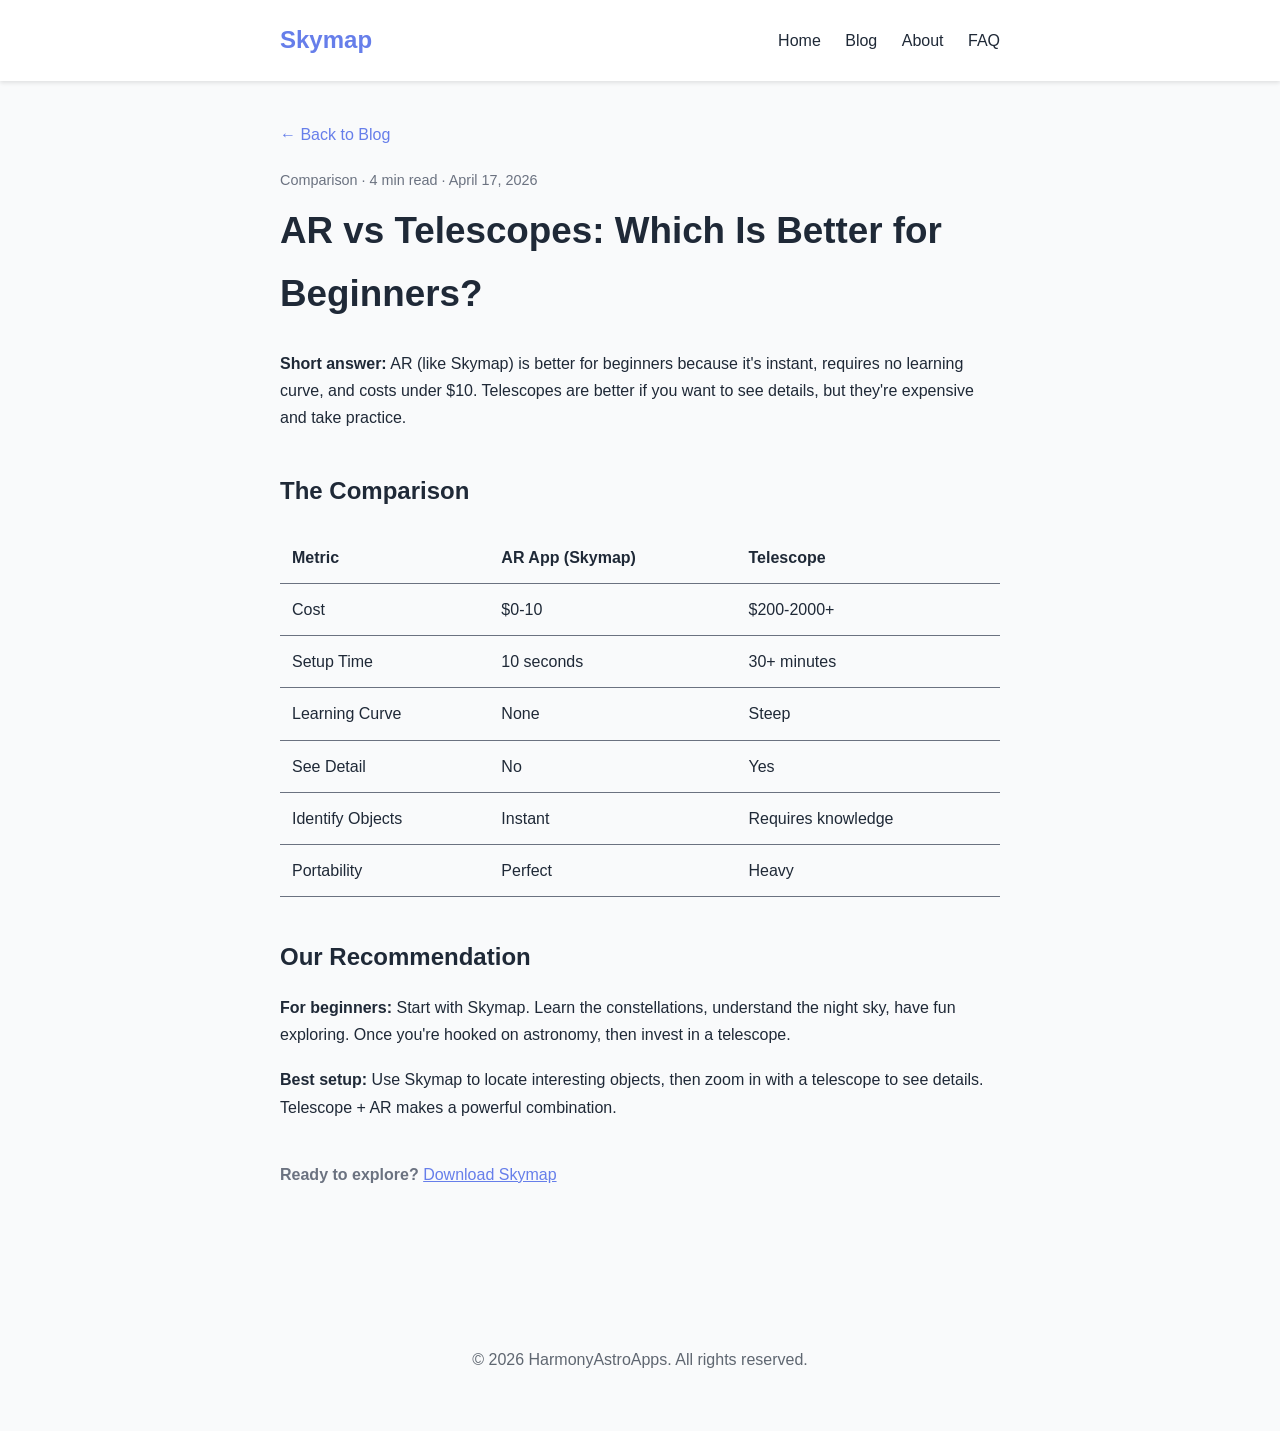
<file: blog/ar-vs-telescopes.html>
<!DOCTYPE html>
<html lang="en">
<head>
    <meta charset="UTF-8">
    <meta name="viewport" content="width=device-width, initial-scale=1.0">
    <title>AR vs Telescopes: Which Is Better for Beginners? | Skymap</title>
    <meta name="description" content="We tested AR and telescopes head-to-head. Accuracy, ease of use, cost comparison. Which is better for beginner stargazers?">
    <meta name="robots" content="index, follow">
    <link rel="canonical" href="https://harmonyastroapps.github.io/SkymapApp/blog/ar-vs-telescopes.html">
    <meta property="og:type" content="article">
    <meta property="og:title" content="AR vs Telescopes: Which Is Better for Beginners?">
    <meta property="og:url" content="https://harmonyastroapps.github.io/SkymapApp/blog/ar-vs-telescopes.html">
    <meta name="twitter:card" content="summary">
    <script type="application/ld+json">
    {
      "@context": "https://schema.org",
      "@type": "Article",
      "headline": "AR vs Telescopes: Which Is Better for Beginners?",
      "datePublished": "2026-04-17",
      "dateModified": "2026-04-22",
      "author": {"@type": "Organization", "name": "HarmonyAstroApps", "url": "https://harmonyastroapps.github.io/"},
      "publisher": {"@type": "Organization", "name": "HarmonyAstroApps", "url": "https://harmonyastroapps.github.io/"},
      "url": "https://harmonyastroapps.github.io/SkymapApp/blog/ar-vs-telescopes.html",
      "mainEntityOfPage": {"@type": "WebPage", "@id": "https://harmonyastroapps.github.io/SkymapApp/blog/ar-vs-telescopes.html"}
    }
    </script>
    <script type="application/ld+json">
    {
      "@context": "https://schema.org",
      "@type": "BreadcrumbList",
      "itemListElement": [
        { "@type": "ListItem", "position": 1, "name": "Home", "item": "https://harmonyastroapps.github.io/SkymapApp/" },
        { "@type": "ListItem", "position": 2, "name": "Blog", "item": "https://harmonyastroapps.github.io/SkymapApp/blog/" },
        { "@type": "ListItem", "position": 3, "name": "AR vs telescopes", "item": "https://harmonyastroapps.github.io/SkymapApp/blog/ar-vs-telescopes.html" }
      ]
    }
    </script>
    <style>
        :root { --primary: #667eea; --bg: #f9fafb; --card: #ffffff; --text: #1f2937; --text-muted: #6b7280; }
        @media (prefers-color-scheme: dark) { :root { --primary: #8b9dff; --bg: #0f1115; --card: #1c1e24; --text: #f9fafb; --text-muted: #9ca3af; } }
        * { margin: 0; padding: 0; box-sizing: border-box; }
        body { font-family: -apple-system, BlinkMacSystemFont, 'Segoe UI', Roboto, sans-serif; background: var(--bg); color: var(--text); line-height: 1.7; }
        header { background: var(--card); padding: 20px 0; box-shadow: 0 2px 4px rgba(0,0,0,0.1); position: sticky; top: 0; z-index: 100; }
        .container { max-width: 760px; margin: 0 auto; padding: 0 20px; }
        nav { display: flex; justify-content: space-between; align-items: center; }
        .logo { font-size: 1.5rem; font-weight: 700; color: var(--primary); text-decoration: none; }
        .nav-links a { margin-left: 20px; text-decoration: none; color: var(--text); }
        article { padding: 40px 20px; }
        .back-link { display: inline-block; margin-bottom: 20px; color: var(--primary); text-decoration: none; }
        .meta { color: var(--text-muted); font-size: 0.9rem; margin-bottom: 8px; }
        h1 { font-size: 2.3rem; margin-bottom: 24px; }
        h2 { margin-top: 40px; margin-bottom: 16px; font-size: 1.5rem; }
        p { margin-bottom: 18px; }
        table { width: 100%; border-collapse: collapse; margin: 20px 0; }
        td, th { padding: 12px; text-align: left; border-bottom: 1px solid var(--text-muted); }
        th { font-weight: 700; }
        a { color: var(--primary); }
        footer { text-align: center; padding: 40px 0; opacity: 0.7; margin-top: 60px; }
    </style>
    <!-- Cloudflare Web Analytics -->
    <script defer src="https://static.cloudflareinsights.com/beacon.min.js" data-cf-beacon='{"token": "34c90a52d01344628711ff6ec9af88d2"}'></script>
    <!-- End Cloudflare Web Analytics -->
</head>
<body>
    <header>
        <div class="container">
            <nav>
                <a href="../index.html" class="logo">Skymap</a>
                <div class="nav-links">
                    <a href="../index.html">Home</a>
                    <a href="index.html">Blog</a>
                    <a href="../about.html">About</a>
                    <a href="../faq.html">FAQ</a>
                </div>
            </nav>
        </div>
    </header>

    <article>
        <div class="container">
            <a href="index.html" class="back-link">&larr; Back to Blog</a>
            <div class="meta">Comparison &middot; 4 min read &middot; April 17, 2026</div>
            <h1>AR vs Telescopes: Which Is Better for Beginners?</h1>

            <p><strong>Short answer:</strong> AR (like Skymap) is better for beginners because it's instant, requires no learning curve, and costs under $10. Telescopes are better if you want to see details, but they're expensive and take practice.</p>

            <h2>The Comparison</h2>
            <table>
                <tr>
                    <th>Metric</th>
                    <th>AR App (Skymap)</th>
                    <th>Telescope</th>
                </tr>
                <tr>
                    <td>Cost</td>
                    <td>$0-10</td>
                    <td>$200-2000+</td>
                </tr>
                <tr>
                    <td>Setup Time</td>
                    <td>10 seconds</td>
                    <td>30+ minutes</td>
                </tr>
                <tr>
                    <td>Learning Curve</td>
                    <td>None</td>
                    <td>Steep</td>
                </tr>
                <tr>
                    <td>See Detail</td>
                    <td>No</td>
                    <td>Yes</td>
                </tr>
                <tr>
                    <td>Identify Objects</td>
                    <td>Instant</td>
                    <td>Requires knowledge</td>
                </tr>
                <tr>
                    <td>Portability</td>
                    <td>Perfect</td>
                    <td>Heavy</td>
                </tr>
            </table>

            <h2>Our Recommendation</h2>
            <p><strong>For beginners:</strong> Start with Skymap. Learn the constellations, understand the night sky, have fun exploring. Once you're hooked on astronomy, then invest in a telescope.</p>

            <p><strong>Best setup:</strong> Use Skymap to locate interesting objects, then zoom in with a telescope to see details. Telescope + AR makes a powerful combination.</p>

            <p style="margin-top: 40px; color: var(--text-muted);">
                <strong>Ready to explore?</strong>
                <a href="../index.html">Download Skymap</a>
            </p>
        </div>
    </article>

    <footer>
        <div class="container">
            <p>&copy; 2026 HarmonyAstroApps. All rights reserved.</p>
        </div>
    </footer>
</body>
</html>
</file>
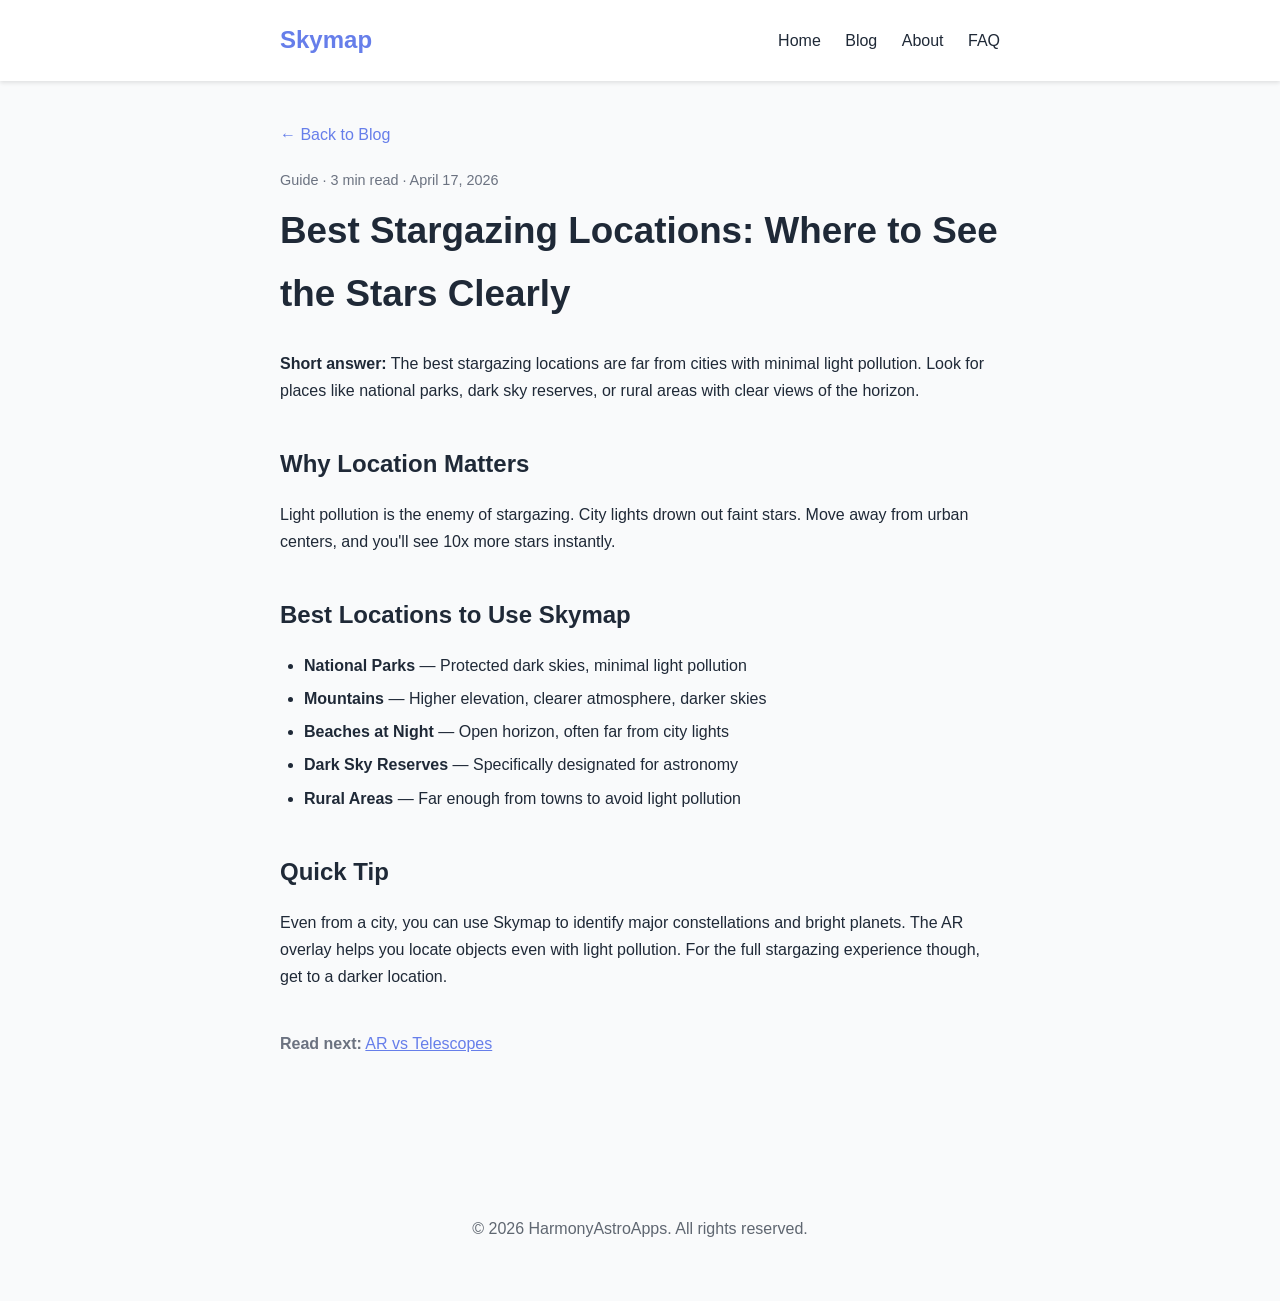
<file: blog/best-stargazing-locations.html>
<!DOCTYPE html>
<html lang="en">
<head>
    <meta charset="UTF-8">
    <meta name="viewport" content="width=device-width, initial-scale=1.0">
    <title>Best Stargazing Locations: Where to See Stars Clearly | Skymap</title>
    <meta name="description" content="Discover the best places to use Skymap and see the night sky with minimal light pollution. Location tips for clear stargazing.">
    <meta name="robots" content="index, follow">
    <link rel="canonical" href="https://harmonyastroapps.github.io/SkymapApp/blog/best-stargazing-locations.html">
    <meta property="og:type" content="article">
    <meta property="og:title" content="Best Stargazing Locations: Where to See Stars Clearly">
    <meta property="og:url" content="https://harmonyastroapps.github.io/SkymapApp/blog/best-stargazing-locations.html">
    <meta name="twitter:card" content="summary">
    <script type="application/ld+json">
    {
      "@context": "https://schema.org",
      "@type": "Article",
      "headline": "Best Stargazing Locations: Where to See the Stars Clearly",
      "datePublished": "2026-04-17",
      "dateModified": "2026-04-22",
      "author": {"@type": "Organization", "name": "HarmonyAstroApps", "url": "https://harmonyastroapps.github.io/"},
      "publisher": {"@type": "Organization", "name": "HarmonyAstroApps", "url": "https://harmonyastroapps.github.io/"},
      "url": "https://harmonyastroapps.github.io/SkymapApp/blog/best-stargazing-locations.html",
      "mainEntityOfPage": {"@type": "WebPage", "@id": "https://harmonyastroapps.github.io/SkymapApp/blog/best-stargazing-locations.html"}
    }
    </script>
    <script type="application/ld+json">
    {
      "@context": "https://schema.org",
      "@type": "BreadcrumbList",
      "itemListElement": [
        { "@type": "ListItem", "position": 1, "name": "Home", "item": "https://harmonyastroapps.github.io/SkymapApp/" },
        { "@type": "ListItem", "position": 2, "name": "Blog", "item": "https://harmonyastroapps.github.io/SkymapApp/blog/" },
        { "@type": "ListItem", "position": 3, "name": "Best stargazing locations", "item": "https://harmonyastroapps.github.io/SkymapApp/blog/best-stargazing-locations.html" }
      ]
    }
    </script>
    <style>
        :root { --primary: #667eea; --bg: #f9fafb; --card: #ffffff; --text: #1f2937; --text-muted: #6b7280; }
        @media (prefers-color-scheme: dark) { :root { --primary: #8b9dff; --bg: #0f1115; --card: #1c1e24; --text: #f9fafb; --text-muted: #9ca3af; } }
        * { margin: 0; padding: 0; box-sizing: border-box; }
        body { font-family: -apple-system, BlinkMacSystemFont, 'Segoe UI', Roboto, sans-serif; background: var(--bg); color: var(--text); line-height: 1.7; }
        header { background: var(--card); padding: 20px 0; box-shadow: 0 2px 4px rgba(0,0,0,0.1); position: sticky; top: 0; z-index: 100; }
        .container { max-width: 760px; margin: 0 auto; padding: 0 20px; }
        nav { display: flex; justify-content: space-between; align-items: center; }
        .logo { font-size: 1.5rem; font-weight: 700; color: var(--primary); text-decoration: none; }
        .nav-links a { margin-left: 20px; text-decoration: none; color: var(--text); }
        article { padding: 40px 20px; }
        .back-link { display: inline-block; margin-bottom: 20px; color: var(--primary); text-decoration: none; }
        .meta { color: var(--text-muted); font-size: 0.9rem; margin-bottom: 8px; }
        h1 { font-size: 2.3rem; margin-bottom: 24px; }
        h2 { margin-top: 40px; margin-bottom: 16px; font-size: 1.5rem; }
        p { margin-bottom: 18px; }
        ul { margin-left: 1.5rem; margin-bottom: 18px; }
        li { margin-bottom: 6px; }
        a { color: var(--primary); }
        footer { text-align: center; padding: 40px 0; opacity: 0.7; margin-top: 60px; }
    </style>
    <!-- Cloudflare Web Analytics -->
    <script defer src="https://static.cloudflareinsights.com/beacon.min.js" data-cf-beacon='{"token": "34c90a52d01344628711ff6ec9af88d2"}'></script>
    <!-- End Cloudflare Web Analytics -->
</head>
<body>
    <header>
        <div class="container">
            <nav>
                <a href="../index.html" class="logo">Skymap</a>
                <div class="nav-links">
                    <a href="../index.html">Home</a>
                    <a href="index.html">Blog</a>
                    <a href="../about.html">About</a>
                    <a href="../faq.html">FAQ</a>
                </div>
            </nav>
        </div>
    </header>

    <article>
        <div class="container">
            <a href="index.html" class="back-link">&larr; Back to Blog</a>
            <div class="meta">Guide &middot; 3 min read &middot; April 17, 2026</div>
            <h1>Best Stargazing Locations: Where to See the Stars Clearly</h1>

            <p><strong>Short answer:</strong> The best stargazing locations are far from cities with minimal light pollution. Look for places like national parks, dark sky reserves, or rural areas with clear views of the horizon.</p>

            <h2>Why Location Matters</h2>
            <p>Light pollution is the enemy of stargazing. City lights drown out faint stars. Move away from urban centers, and you'll see 10x more stars instantly.</p>

            <h2>Best Locations to Use Skymap</h2>
            <ul>
                <li><strong>National Parks</strong> — Protected dark skies, minimal light pollution</li>
                <li><strong>Mountains</strong> — Higher elevation, clearer atmosphere, darker skies</li>
                <li><strong>Beaches at Night</strong> — Open horizon, often far from city lights</li>
                <li><strong>Dark Sky Reserves</strong> — Specifically designated for astronomy</li>
                <li><strong>Rural Areas</strong> — Far enough from towns to avoid light pollution</li>
            </ul>

            <h2>Quick Tip</h2>
            <p>Even from a city, you can use Skymap to identify major constellations and bright planets. The AR overlay helps you locate objects even with light pollution. For the full stargazing experience though, get to a darker location.</p>

            <p style="margin-top: 40px; color: var(--text-muted);">
                <strong>Read next:</strong>
                <a href="ar-vs-telescopes.html">AR vs Telescopes</a>
            </p>
        </div>
    </article>

    <footer>
        <div class="container">
            <p>&copy; 2026 HarmonyAstroApps. All rights reserved.</p>
        </div>
    </footer>
</body>
</html>
</file>
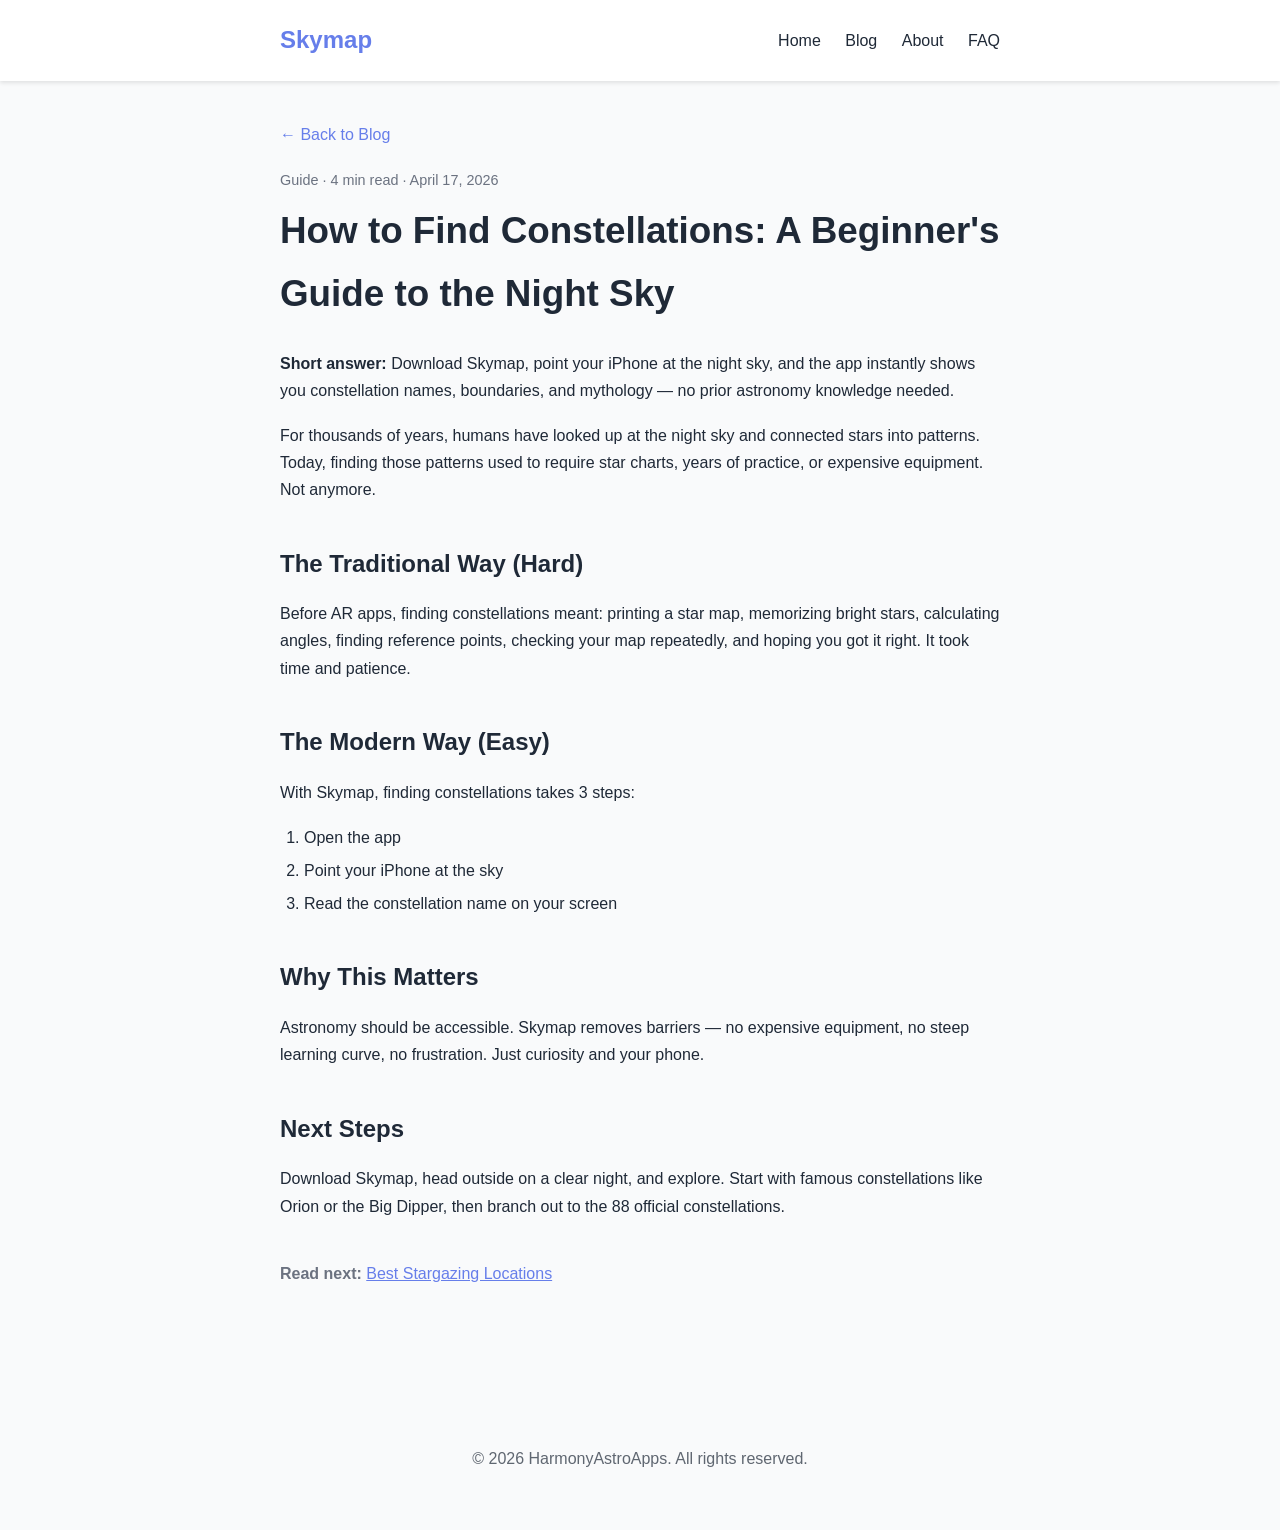
<file: blog/how-to-find-constellations.html>
<!DOCTYPE html>
<html lang="en">
<head>
    <meta charset="UTF-8">
    <meta name="viewport" content="width=device-width, initial-scale=1.0">
    <title>How to Find Constellations: A Beginner's Guide | Skymap</title>
    <meta name="description" content="Learn the easiest way to locate and identify constellations using AR on your iPhone. Perfect for beginners with no astronomy knowledge.">
    <meta name="robots" content="index, follow, max-image-preview:large">
    <link rel="canonical" href="https://harmonyastroapps.github.io/SkymapApp/blog/how-to-find-constellations.html">
    <meta property="og:type" content="article">
    <meta property="og:title" content="How to Find Constellations: A Beginner's Guide">
    <meta property="og:url" content="https://harmonyastroapps.github.io/SkymapApp/blog/how-to-find-constellations.html">
    <meta name="twitter:card" content="summary">
    <script type="application/ld+json">
    {
      "@context": "https://schema.org",
      "@type": "Article",
      "headline": "How to Find Constellations: A Beginner's Guide to the Night Sky",
      "datePublished": "2026-04-17",
      "dateModified": "2026-04-22",
      "author": {"@type": "Organization", "name": "HarmonyAstroApps", "url": "https://harmonyastroapps.github.io/"},
      "publisher": {"@type": "Organization", "name": "HarmonyAstroApps", "url": "https://harmonyastroapps.github.io/"},
      "url": "https://harmonyastroapps.github.io/SkymapApp/blog/how-to-find-constellations.html",
      "mainEntityOfPage": {"@type": "WebPage", "@id": "https://harmonyastroapps.github.io/SkymapApp/blog/how-to-find-constellations.html"}
    }
    </script>
    <script type="application/ld+json">
    {
      "@context": "https://schema.org",
      "@type": "BreadcrumbList",
      "itemListElement": [
        { "@type": "ListItem", "position": 1, "name": "Home", "item": "https://harmonyastroapps.github.io/SkymapApp/" },
        { "@type": "ListItem", "position": 2, "name": "Blog", "item": "https://harmonyastroapps.github.io/SkymapApp/blog/" },
        { "@type": "ListItem", "position": 3, "name": "How to find constellations", "item": "https://harmonyastroapps.github.io/SkymapApp/blog/how-to-find-constellations.html" }
      ]
    }
    </script>
    <style>
        :root { --primary: #667eea; --bg: #f9fafb; --card: #ffffff; --text: #1f2937; --text-muted: #6b7280; }
        @media (prefers-color-scheme: dark) { :root { --primary: #8b9dff; --bg: #0f1115; --card: #1c1e24; --text: #f9fafb; --text-muted: #9ca3af; } }
        * { margin: 0; padding: 0; box-sizing: border-box; }
        body { font-family: -apple-system, BlinkMacSystemFont, 'Segoe UI', Roboto, sans-serif; background: var(--bg); color: var(--text); line-height: 1.7; }
        header { background: var(--card); padding: 20px 0; box-shadow: 0 2px 4px rgba(0,0,0,0.1); position: sticky; top: 0; z-index: 100; }
        .container { max-width: 760px; margin: 0 auto; padding: 0 20px; }
        nav { display: flex; justify-content: space-between; align-items: center; }
        .logo { font-size: 1.5rem; font-weight: 700; color: var(--primary); text-decoration: none; }
        .nav-links a { margin-left: 20px; text-decoration: none; color: var(--text); }
        article { padding: 40px 20px; }
        .back-link { display: inline-block; margin-bottom: 20px; color: var(--primary); text-decoration: none; }
        .meta { color: var(--text-muted); font-size: 0.9rem; margin-bottom: 8px; }
        h1 { font-size: 2.3rem; margin-bottom: 24px; }
        h2 { margin-top: 40px; margin-bottom: 16px; font-size: 1.5rem; }
        p { margin-bottom: 18px; }
        ul { margin-left: 1.5rem; margin-bottom: 18px; }
        li { margin-bottom: 6px; }
        a { color: var(--primary); }
        footer { text-align: center; padding: 40px 0; opacity: 0.7; margin-top: 60px; }
    </style>
    <!-- Cloudflare Web Analytics -->
    <script defer src="https://static.cloudflareinsights.com/beacon.min.js" data-cf-beacon='{"token": "34c90a52d01344628711ff6ec9af88d2"}'></script>
    <!-- End Cloudflare Web Analytics -->
</head>
<body>
    <header>
        <div class="container">
            <nav>
                <a href="../index.html" class="logo">Skymap</a>
                <div class="nav-links">
                    <a href="../index.html">Home</a>
                    <a href="index.html">Blog</a>
                    <a href="../about.html">About</a>
                    <a href="../faq.html">FAQ</a>
                </div>
            </nav>
        </div>
    </header>

    <article>
        <div class="container">
            <a href="index.html" class="back-link">&larr; Back to Blog</a>
            <div class="meta">Guide &middot; 4 min read &middot; April 17, 2026</div>
            <h1>How to Find Constellations: A Beginner's Guide to the Night Sky</h1>

            <p><strong>Short answer:</strong> Download Skymap, point your iPhone at the night sky, and the app instantly shows you constellation names, boundaries, and mythology — no prior astronomy knowledge needed.</p>

            <p>For thousands of years, humans have looked up at the night sky and connected stars into patterns. Today, finding those patterns used to require star charts, years of practice, or expensive equipment. Not anymore.</p>

            <h2>The Traditional Way (Hard)</h2>
            <p>Before AR apps, finding constellations meant: printing a star map, memorizing bright stars, calculating angles, finding reference points, checking your map repeatedly, and hoping you got it right. It took time and patience.</p>

            <h2>The Modern Way (Easy)</h2>
            <p>With Skymap, finding constellations takes 3 steps:</p>
            <ol style="margin-left: 1.5rem;">
                <li>Open the app</li>
                <li>Point your iPhone at the sky</li>
                <li>Read the constellation name on your screen</li>
            </ol>

            <h2>Why This Matters</h2>
            <p>Astronomy should be accessible. Skymap removes barriers — no expensive equipment, no steep learning curve, no frustration. Just curiosity and your phone.</p>

            <h2>Next Steps</h2>
            <p>Download Skymap, head outside on a clear night, and explore. Start with famous constellations like Orion or the Big Dipper, then branch out to the 88 official constellations.</p>

            <p style="margin-top: 40px; color: var(--text-muted);">
                <strong>Read next:</strong>
                <a href="best-stargazing-locations.html">Best Stargazing Locations</a>
            </p>
        </div>
    </article>

    <footer>
        <div class="container">
            <p>&copy; 2026 HarmonyAstroApps. All rights reserved.</p>
        </div>
    </footer>
</body>
</html>
</file>
<file: src/styles/globals.css>
/* =================================================================
   Skymap — Cosmic Immersive Landing
   Vanilla CSS, no build step.
   ================================================================= */

/* ---------- TOKENS ---------- */
:root {
    /* Palette — deep cosmos with aurora accents */
    --bg-cosmos: #0a0e1a;
    --bg-deep: #050714;
    --bg-elev: #10152a;
    --bg-elev-2: #1a2040;
    --bg-card: rgba(20, 26, 60, 0.4);
    --bg-card-strong: rgba(30, 36, 80, 0.55);

    --ink-star: #f5f5f0;
    --ink-nebula: #cdd6f4;
    --ink-dust: #7d869c;
    --ink-mute: #525a72;

    --accent-aurora: #8aaaff;
    --accent-aurora-bright: #a8c0ff;
    --accent-nova: #c485ff;
    --accent-warm: #ffb86b;
    --accent-gold: #fbbf24;

    --border-cosmic: rgba(124, 138, 200, 0.12);
    --border-strong: rgba(138, 170, 255, 0.25);

    /* Type */
    --font-display: 'Newsreader', Georgia, 'Times New Roman', serif;
    --font-ui: 'Inter', -apple-system, BlinkMacSystemFont, 'Segoe UI', Roboto, sans-serif;
    --font-mono: 'JetBrains Mono', ui-monospace, 'SF Mono', Menlo, monospace;

    /* Spacing */
    --space-xs: 0.5rem;
    --space-sm: 1rem;
    --space-md: 1.5rem;
    --space-lg: 2rem;
    --space-xl: 3rem;
    --space-2xl: 5rem;
    --space-3xl: 8rem;

    /* Motion */
    --ease-out: cubic-bezier(0.2, 0.8, 0.2, 1);
    --ease-snap: cubic-bezier(0.4, 0, 0.2, 1);

    --container: 1200px;
}

/* ---------- RESET ---------- */
*, *::before, *::after { box-sizing: border-box; margin: 0; padding: 0; }
html { scroll-behavior: smooth; }
body {
    font-family: var(--font-ui);
    background: var(--bg-deep);
    color: var(--ink-star);
    font-size: 17px;
    line-height: 1.65;
    overflow-x: hidden;
    -webkit-font-smoothing: antialiased;
    text-rendering: optimizeLegibility;
}
img { display: block; max-width: 100%; height: auto; }
button { font: inherit; color: inherit; background: none; border: none; cursor: pointer; }
a { color: inherit; text-decoration: none; }
ul { list-style: none; }

::selection { background: var(--accent-aurora); color: var(--bg-deep); }

.container {
    max-width: var(--container);
    margin: 0 auto;
    padding: 0 var(--space-md);
}
@media (min-width: 768px) {
    .container { padding: 0 var(--space-xl); }
}

/* ---------- STARFIELD CANVAS ---------- */
.starfield {
    position: fixed;
    inset: 0;
    width: 100%;
    height: 100%;
    z-index: 0;
    pointer-events: none;
}

/* ---------- GRAIN OVERLAY ---------- */
.grain-overlay {
    position: fixed;
    inset: 0;
    pointer-events: none;
    opacity: 0.04;
    mix-blend-mode: overlay;
    z-index: 6;
    background-image: url("data:image/svg+xml;utf8,<svg xmlns='http://www.w3.org/2000/svg' width='256' height='256'><filter id='n'><feTurbulence type='fractalNoise' baseFrequency='0.9' numOctaves='2' stitchTiles='stitch'/><feColorMatrix values='0 0 0 0 0  0 0 0 0 0  0 0 0 0 0  0 0 0 0.4 0'/></filter><rect width='100%25' height='100%25' filter='url(%23n)'/></svg>");
}

/* ---------- SCROLL PROGRESS ---------- */
.scroll-progress {
    position: fixed;
    top: 0; left: 0; right: 0;
    height: 2px;
    background: linear-gradient(90deg, var(--accent-aurora), var(--accent-nova), var(--accent-warm));
    transform-origin: left;
    transform: scaleX(0);
    z-index: 999;
    pointer-events: none;
}

/* ---------- CUSTOM CURSOR ---------- */
.cursor-dot, .cursor-ring {
    position: fixed;
    top: 0; left: 0;
    pointer-events: none;
    z-index: 9999;
    border-radius: 50%;
    transform: translate3d(-100px, -100px, 0);
}
.cursor-dot {
    width: 6px; height: 6px;
    background: var(--accent-aurora);
    transition: width 200ms var(--ease-out), height 200ms var(--ease-out), background 200ms;
    mix-blend-mode: difference;
}
.cursor-ring {
    width: 36px; height: 36px;
    border: 1px solid rgba(138, 170, 255, 0.45);
    margin: -15px 0 0 -15px;
    transition: transform 100ms linear, width 250ms var(--ease-out), height 250ms var(--ease-out), border-color 200ms;
}
.cursor-dot.is-hover { width: 12px; height: 12px; background: var(--accent-warm); }
.cursor-ring.is-hover {
    width: 60px; height: 60px;
    margin: -25px 0 0 -25px;
    border-color: var(--accent-warm);
}
@media (hover: none), (prefers-reduced-motion: reduce), (max-width: 900px) {
    .cursor-dot, .cursor-ring { display: none; }
}

/* ---------- HEADER ---------- */
.site-header {
    position: sticky;
    top: 0;
    z-index: 50;
    padding: var(--space-md) 0;
    transition: padding 250ms var(--ease-out), background 250ms var(--ease-out), backdrop-filter 250ms;
}
.site-header.is-scrolled {
    padding: 0.65rem 0;
    background: rgba(10, 14, 26, 0.7);
    backdrop-filter: blur(20px) saturate(180%);
    -webkit-backdrop-filter: blur(20px) saturate(180%);
    border-bottom: 1px solid var(--border-cosmic);
}
.header-sentinel {
    position: absolute;
    top: 0; left: 0; right: 0;
    height: 64px;
    pointer-events: none;
}
.nav {
    max-width: var(--container);
    margin: 0 auto;
    padding: 0 var(--space-md);
    display: flex;
    align-items: center;
    gap: var(--space-md);
    position: relative;
    z-index: 1;
}
@media (min-width: 768px) {
    .nav { padding: 0 var(--space-xl); }
}
.brand {
    display: inline-flex;
    align-items: center;
    gap: 0.6rem;
    margin-right: auto;
    transition: opacity 200ms;
}
.brand:hover { opacity: 0.85; }
.brand-logo {
    width: 36px; height: 36px;
    border-radius: 9px;
    filter: drop-shadow(0 4px 12px rgba(138, 170, 255, 0.3));
}
.brand-name {
    font-family: var(--font-display);
    font-size: 1.35rem;
    font-weight: 600;
    background: linear-gradient(135deg, var(--accent-aurora) 0%, var(--accent-nova) 100%);
    -webkit-background-clip: text;
    background-clip: text;
    color: transparent;
    letter-spacing: -0.01em;
}
.nav-menu {
    display: none;
    gap: var(--space-lg);
    align-items: center;
}
@media (min-width: 980px) {
    .nav-menu { display: flex; }
}
.nav-link {
    font-size: 0.92rem;
    font-weight: 500;
    color: var(--ink-nebula);
    position: relative;
    transition: color 200ms;
}
.nav-link::after {
    content: '';
    position: absolute;
    left: 0; right: 0;
    bottom: -6px;
    height: 1px;
    background: linear-gradient(90deg, var(--accent-aurora), var(--accent-nova));
    transform: scaleX(0);
    transform-origin: left;
    transition: transform 250ms var(--ease-out);
}
.nav-link:hover { color: var(--ink-star); }
.nav-link:hover::after { transform: scaleX(1); }
.nav-cta {
    display: none;
    padding: 0.55rem 1.1rem;
    background: linear-gradient(135deg, var(--accent-aurora), var(--accent-nova));
    color: var(--bg-deep);
    font-weight: 600;
    font-size: 0.9rem;
    border-radius: 999px;
    transition: transform 350ms var(--ease-out), box-shadow 200ms;
    will-change: transform;
    box-shadow: 0 6px 24px -8px rgba(138, 170, 255, 0.6);
}
@media (min-width: 980px) {
    .nav-cta { display: inline-flex; align-items: center; }
}
.nav-cta:hover {
    box-shadow: 0 12px 32px -8px rgba(196, 133, 255, 0.7);
}
.nav-toggle {
    margin-left: auto;
    width: 40px; height: 40px;
    display: inline-flex;
    flex-direction: column;
    justify-content: center;
    align-items: center;
    gap: 5px;
    border-radius: 999px;
    background: rgba(138, 170, 255, 0.05);
    transition: background 200ms;
}
@media (min-width: 980px) { .nav-toggle { display: none; } }
.nav-toggle span {
    display: block;
    width: 18px; height: 2px;
    background: var(--ink-star);
    transition: transform 300ms var(--ease-out), opacity 300ms;
}
.nav-toggle[aria-expanded="true"] span:nth-child(1) { transform: translateY(7px) rotate(45deg); }
.nav-toggle[aria-expanded="true"] span:nth-child(2) { opacity: 0; }
.nav-toggle[aria-expanded="true"] span:nth-child(3) { transform: translateY(-7px) rotate(-45deg); }

/* ---------- DRAWER ---------- */
.drawer {
    position: fixed;
    top: 0; right: 0;
    height: 100dvh;
    width: min(86vw, 380px);
    background: rgba(10, 14, 26, 0.94);
    backdrop-filter: blur(28px) saturate(180%);
    -webkit-backdrop-filter: blur(28px) saturate(180%);
    border-left: 1px solid var(--border-cosmic);
    padding: 5rem 1.75rem 2rem;
    display: flex;
    flex-direction: column;
    gap: 0.2rem;
    transform: translateX(100%);
    transition: transform 380ms var(--ease-out);
    z-index: 100;
}
.drawer.is-open { transform: translateX(0); }
.drawer a {
    padding: 1rem 0.5rem;
    border-bottom: 1px solid var(--border-cosmic);
    font-family: var(--font-display);
    font-size: 1.4rem;
    color: var(--ink-star);
    transition: color 200ms, padding-left 200ms;
}
.drawer a:hover { color: var(--accent-aurora); padding-left: 0.75rem; }
.drawer-cta {
    margin-top: var(--space-md);
    background: linear-gradient(135deg, var(--accent-aurora), var(--accent-nova));
    color: var(--bg-deep) !important;
    border-radius: 999px;
    text-align: center;
    border-bottom: 0 !important;
    font-family: var(--font-ui) !important;
    font-size: 1rem !important;
    font-weight: 600;
}
.drawer-cta:hover { padding-left: 0.5rem !important; }
.drawer-scrim {
    position: fixed; inset: 0;
    background: rgba(0, 0, 0, 0.55);
    opacity: 0; pointer-events: none;
    transition: opacity 350ms;
    z-index: 99;
}
.drawer-scrim.is-visible { opacity: 1; pointer-events: auto; }

/* ---------- BUTTONS ---------- */
.btn {
    display: inline-flex;
    align-items: center;
    gap: 0.6rem;
    padding: 0.95rem 1.6rem;
    border-radius: 999px;
    font-weight: 600;
    font-size: 0.98rem;
    letter-spacing: -0.005em;
    transition: transform 350ms var(--ease-out), background 250ms, color 250ms, box-shadow 250ms, border-color 250ms;
    position: relative;
    will-change: transform;
}
.btn .btn-label { display: inline-block; transition: transform 250ms var(--ease-out); }
.btn--primary {
    background: linear-gradient(135deg, var(--accent-aurora), var(--accent-nova));
    color: var(--bg-deep);
    box-shadow: 0 12px 36px -10px rgba(138, 170, 255, 0.65);
}
.btn--primary:hover {
    box-shadow: 0 18px 50px -10px rgba(196, 133, 255, 0.75);
}
.btn--ghost {
    background: rgba(138, 170, 255, 0.06);
    color: var(--ink-star);
    border: 1px solid var(--border-cosmic);
}
.btn--ghost:hover {
    background: rgba(138, 170, 255, 0.12);
    border-color: var(--border-strong);
}
.btn--large {
    padding: 1.15rem 2.1rem;
    font-size: 1.05rem;
}

/* ---------- SECTION HELPERS ---------- */
.section-eyebrow {
    display: inline-flex;
    align-items: center;
    gap: 0.6rem;
    font-family: var(--font-mono);
    font-size: 0.78rem;
    text-transform: uppercase;
    letter-spacing: 0.18em;
    color: var(--accent-aurora);
    margin-bottom: var(--space-md);
}
.eyebrow-dot {
    display: inline-block;
    width: 6px; height: 6px;
    border-radius: 50%;
    background: var(--accent-aurora);
    box-shadow: 0 0 12px var(--accent-aurora);
}
.section-title {
    font-family: var(--font-display);
    font-size: clamp(2rem, 5.5vw, 3.75rem);
    font-weight: 500;
    line-height: 1.05;
    letter-spacing: -0.02em;
    color: var(--ink-star);
    margin-bottom: var(--space-md);
}
.section-title em.italic-accent {
    font-style: italic;
    font-weight: 500;
    background: linear-gradient(135deg, var(--accent-aurora), var(--accent-nova));
    -webkit-background-clip: text;
    background-clip: text;
    color: transparent;
}
.italic-accent {
    font-family: var(--font-display);
    font-style: italic;
    font-weight: 500;
    background: linear-gradient(135deg, var(--accent-aurora), var(--accent-nova));
    -webkit-background-clip: text;
    background-clip: text;
    color: transparent;
}
.section-lede {
    font-size: 1.1rem;
    line-height: 1.7;
    color: var(--ink-nebula);
    max-width: 60ch;
    margin-bottom: var(--space-lg);
}

/* ---------- HERO ---------- */
.hero {
    position: relative;
    min-height: 100svh;
    padding: var(--space-2xl) 0 var(--space-xl);
    display: flex;
    flex-direction: column;
    justify-content: center;
    overflow: hidden;
    isolation: isolate;
}
.hero-mesh {
    position: absolute;
    inset: 0;
    z-index: 0;
    pointer-events: none;
    background:
        radial-gradient(at 15% 25%, rgba(138, 170, 255, 0.28) 0px, transparent 50%),
        radial-gradient(at 85% 15%, rgba(196, 133, 255, 0.24) 0px, transparent 55%),
        radial-gradient(at 40% 85%, rgba(255, 184, 107, 0.14) 0px, transparent 55%),
        radial-gradient(at 75% 70%, rgba(80, 100, 200, 0.20) 0px, transparent 50%);
    filter: blur(20px);
    opacity: 0.9;
}
.hero-aurora {
    position: absolute;
    inset: 0;
    z-index: 0;
    pointer-events: none;
    background:
        linear-gradient(180deg, transparent 0%, rgba(10, 14, 26, 0.4) 70%, var(--bg-deep) 100%);
}
.hero-inner {
    position: relative;
    z-index: 2;
    max-width: var(--container);
    margin: 0 auto;
    padding: 0 var(--space-md);
    display: grid;
    gap: var(--space-2xl);
    align-items: center;
}
@media (min-width: 768px) {
    .hero-inner { padding: 0 var(--space-xl); }
}
@media (min-width: 1024px) {
    .hero-inner {
        grid-template-columns: 1.1fr 0.9fr;
        gap: var(--space-3xl);
    }
}

.hero-eyebrow {
    display: inline-flex;
    align-items: center;
    gap: 0.6rem;
    padding: 0.4rem 0.85rem;
    border-radius: 999px;
    background: rgba(138, 170, 255, 0.08);
    border: 1px solid var(--border-cosmic);
    font-family: var(--font-mono);
    font-size: 0.78rem;
    text-transform: uppercase;
    letter-spacing: 0.14em;
    color: var(--ink-nebula);
    margin-bottom: var(--space-lg);
}

.hero-title {
    font-family: var(--font-display);
    font-size: clamp(3rem, 8.5vw, 6.5rem);
    font-weight: 500;
    line-height: 0.96;
    letter-spacing: -0.03em;
    margin-bottom: var(--space-md);
    color: var(--ink-star);
    text-wrap: balance;
}
.hero-title .line {
    display: block;
}
.hero-title .italic-accent {
    font-style: italic;
}

.hero-tagline {
    max-width: 52ch;
    font-size: clamp(1.05rem, 1.4vw, 1.2rem);
    line-height: 1.7;
    color: var(--ink-nebula);
    margin-bottom: var(--space-xl);
}

.hero-cta {
    display: flex;
    flex-wrap: wrap;
    gap: 0.8rem;
    margin-bottom: var(--space-md);
}
.hero-cta--center { justify-content: center; }
.hero-spec {
    font-size: 0.85rem;
    color: var(--ink-dust);
    display: inline-flex;
    flex-wrap: wrap;
    gap: 0.5rem;
}
.dot-sep { color: var(--ink-mute); }

/* HERO VISUAL */
.hero-visual {
    position: relative;
    min-height: 480px;
    display: flex;
    align-items: center;
    justify-content: center;
}
.orbital-system {
    position: absolute;
    inset: 0;
    pointer-events: none;
}
.orbit {
    position: absolute;
    top: 50%; left: 50%;
    border-radius: 50%;
    border: 1px dashed rgba(138, 170, 255, 0.18);
    transform: translate(-50%, -50%);
    pointer-events: none;
}
.orbit-1 { width: 360px; height: 360px; }
.orbit-2 { width: 480px; height: 480px; border-color: rgba(196, 133, 255, 0.14); }
.orbit-3 { width: 600px; height: 600px; border-color: rgba(255, 184, 107, 0.1); }
.planet {
    position: absolute;
    border-radius: 50%;
}
.planet-1 {
    width: 12px; height: 12px;
    background: var(--accent-aurora);
    box-shadow: 0 0 22px var(--accent-aurora);
    top: calc(50% - 180px);
    left: 50%;
    transform: translateX(-50%);
    animation: orbit-1 22s linear infinite;
}
.planet-2 {
    width: 9px; height: 9px;
    background: var(--accent-nova);
    box-shadow: 0 0 16px var(--accent-nova);
    top: calc(50% - 240px);
    left: 50%;
    transform: translateX(-50%);
    animation: orbit-2 30s linear infinite reverse;
}
.planet-3 {
    width: 8px; height: 8px;
    background: var(--accent-warm);
    box-shadow: 0 0 14px var(--accent-warm);
    top: calc(50% - 300px);
    left: 50%;
    transform: translateX(-50%);
    animation: orbit-3 40s linear infinite;
}
@keyframes orbit-1 {
    from { transform: translateX(-50%) rotate(0deg) translateY(0) rotate(0deg); }
    to { transform: translateX(-50%) rotate(360deg); }
}
@keyframes orbit-2 { from { transform: translateX(-50%) rotate(0); } to { transform: translateX(-50%) rotate(360deg); } }
@keyframes orbit-3 { from { transform: translateX(-50%) rotate(0); } to { transform: translateX(-50%) rotate(360deg); } }

/* Phone */
.phone-frame {
    position: relative;
    width: 240px;
    max-width: 100%;
    aspect-ratio: 9 / 19.5;
    border-radius: 38px;
    padding: 8px;
    background: linear-gradient(135deg, #2a2f4a 0%, #14172a 100%);
    box-shadow:
        0 60px 120px -30px rgba(138, 170, 255, 0.35),
        0 0 0 2px rgba(138, 170, 255, 0.15),
        inset 0 0 0 1px rgba(255, 255, 255, 0.06);
    z-index: 2;
    will-change: transform;
}
.phone-glow {
    position: absolute;
    inset: -40%;
    background: radial-gradient(circle at center, rgba(138, 170, 255, 0.4), transparent 60%);
    filter: blur(40px);
    z-index: -1;
    pointer-events: none;
}
.phone-screen {
    width: 100%;
    height: 100%;
    object-fit: cover;
    object-position: top center;
    border-radius: 30px;
    display: block;
}
.phone-tag {
    position: absolute;
    padding: 0.55rem 0.85rem;
    border-radius: 14px;
    background: rgba(10, 14, 26, 0.85);
    backdrop-filter: blur(14px);
    -webkit-backdrop-filter: blur(14px);
    border: 1px solid var(--border-strong);
    display: flex;
    flex-direction: column;
    gap: 0.1rem;
    box-shadow: 0 12px 30px -10px rgba(0, 0, 0, 0.6);
    z-index: 3;
    font-size: 0.78rem;
}
.phone-tag--top {
    top: 12%;
    right: -30%;
}
.phone-tag--bottom {
    bottom: 18%;
    left: -25%;
}
.phone-tag-key {
    font-family: var(--font-mono);
    font-size: 0.65rem;
    text-transform: uppercase;
    letter-spacing: 0.15em;
    color: var(--ink-dust);
}
.phone-tag-val {
    color: var(--ink-star);
    font-weight: 600;
}
.phone-tag-val.mono { font-family: var(--font-mono); color: var(--accent-aurora); }

/* Hero stats row */
.hero-stats {
    position: relative;
    z-index: 2;
    max-width: var(--container);
    margin: var(--space-2xl) auto 0;
    padding: var(--space-md) var(--space-md);
    display: grid;
    grid-template-columns: repeat(2, 1fr);
    gap: 1rem;
    border-top: 1px solid var(--border-cosmic);
    border-bottom: 1px solid var(--border-cosmic);
}
@media (min-width: 768px) {
    .hero-stats {
        grid-template-columns: repeat(4, 1fr);
        padding: var(--space-md) var(--space-xl);
    }
}
.hero-stats .stat {
    display: flex;
    flex-direction: column;
    gap: 0.3rem;
    padding: 0.5rem 0;
}
.stat-value {
    font-family: var(--font-display);
    font-size: clamp(2rem, 4vw, 2.8rem);
    font-weight: 600;
    line-height: 1;
    letter-spacing: -0.03em;
    background: linear-gradient(135deg, var(--accent-aurora), var(--accent-nova));
    -webkit-background-clip: text;
    background-clip: text;
    color: transparent;
}
.stat-value.mono {
    font-family: var(--font-mono);
    -webkit-text-fill-color: var(--accent-warm);
    color: var(--accent-warm);
    background: none;
}
.stat-label {
    font-family: var(--font-mono);
    font-size: 0.78rem;
    text-transform: uppercase;
    letter-spacing: 0.14em;
    color: var(--ink-dust);
}
.mono { font-family: var(--font-mono); font-variant-numeric: tabular-nums; }

/* ---------- REVEAL ---------- */
.reveal {
    opacity: 0;
    transform: translateY(28px);
    transition: opacity 800ms var(--ease-out), transform 800ms var(--ease-out), stroke-dashoffset 2.6s var(--ease-out);
    will-change: opacity, transform;
}
.reveal.is-visible {
    opacity: 1;
    transform: translateY(0);
}
@media (prefers-reduced-motion: reduce) {
    .reveal { opacity: 1; transform: none; transition: none; }
}

/* ---------- KEY STATS ---------- */
.key-stats {
    padding: var(--space-2xl) 0;
    background: linear-gradient(180deg, var(--bg-deep) 0%, var(--bg-cosmos) 100%);
    border-top: 1px solid var(--border-cosmic);
    position: relative;
    z-index: 1;
}
.ks-grid {
    display: grid;
    grid-template-columns: 1fr;
    gap: 1.5rem;
}
@media (min-width: 600px) { .ks-grid { grid-template-columns: 1fr 1fr; } }
@media (min-width: 980px) { .ks-grid { grid-template-columns: repeat(4, 1fr); } }
.ks-cell {
    padding: 1.5rem 1.2rem 1.5rem 1.5rem;
    border-left: 2px solid var(--accent-aurora);
    background: linear-gradient(90deg, rgba(138, 170, 255, 0.05), transparent 60%);
    transition: border-color 250ms, background 250ms;
}
.ks-cell:hover {
    border-color: var(--accent-nova);
    background: linear-gradient(90deg, rgba(196, 133, 255, 0.08), transparent 60%);
}
.ks-h {
    display: block;
    font-family: var(--font-display);
    font-size: clamp(2rem, 4vw, 3rem);
    font-weight: 600;
    line-height: 1;
    color: var(--ink-star);
    margin-bottom: 0.5rem;
    letter-spacing: -0.02em;
}
.ks-l {
    display: block;
    font-family: var(--font-mono);
    font-size: 0.78rem;
    text-transform: uppercase;
    letter-spacing: 0.14em;
    color: var(--accent-aurora);
    margin-bottom: 0.6rem;
}
.ks-d {
    display: block;
    font-size: 0.95rem;
    color: var(--ink-nebula);
    line-height: 1.55;
}

/* ---------- BENTO FEATURES ---------- */
.features {
    padding: var(--space-3xl) 0;
    background: var(--bg-cosmos);
    position: relative;
    z-index: 1;
}
.bento {
    display: grid;
    grid-template-columns: repeat(2, 1fr);
    grid-auto-rows: minmax(160px, auto);
    gap: 1rem;
    margin-top: var(--space-xl);
}
@media (min-width: 1024px) {
    .bento {
        grid-template-columns: repeat(4, 1fr);
        gap: 1.25rem;
    }
    .bento-large { grid-column: span 2; grid-row: span 2; }
    .bento-wide { grid-column: span 2; }
    .bento-tall { grid-row: span 2; }
}
.bento-item {
    perspective: 1200px;
    transform-style: preserve-3d;
}
.bento-item .tilt-inner {
    height: 100%;
    padding: 1.6rem;
    border-radius: 22px;
    background: var(--bg-card);
    border: 1px solid var(--border-cosmic);
    backdrop-filter: blur(8px);
    -webkit-backdrop-filter: blur(8px);
    transition: transform 220ms var(--ease-out), border-color 250ms, background 250ms, box-shadow 250ms;
    transform-style: preserve-3d;
    will-change: transform;
    position: relative;
    overflow: hidden;
    display: flex;
    flex-direction: column;
    gap: 0.7rem;
}
.bento-item:hover .tilt-inner {
    border-color: var(--border-strong);
    background: var(--bg-card-strong);
    box-shadow: 0 30px 60px -30px rgba(138, 170, 255, 0.4);
}
.bento-large .tilt-inner {
    background:
        radial-gradient(ellipse at 80% 20%, rgba(138, 170, 255, 0.15), transparent 60%),
        linear-gradient(145deg, rgba(138, 170, 255, 0.06), rgba(196, 133, 255, 0.04));
}
.bento-icon {
    width: 52px; height: 52px;
    border-radius: 14px;
    background: linear-gradient(135deg, var(--accent-aurora), var(--accent-nova));
    display: flex;
    align-items: center;
    justify-content: center;
    color: var(--bg-deep);
    transform: translateZ(20px);
    box-shadow: 0 12px 24px -10px rgba(138, 170, 255, 0.6);
}
.bento-icon--warm {
    background: linear-gradient(135deg, var(--accent-warm), var(--accent-gold));
    box-shadow: 0 12px 24px -10px rgba(255, 184, 107, 0.6);
}
.bento-h {
    font-family: var(--font-display);
    font-size: 1.4rem;
    font-weight: 600;
    color: var(--ink-star);
    margin-top: 0.3rem;
    transform: translateZ(15px);
    letter-spacing: -0.02em;
}
.bento-large .bento-h { font-size: clamp(1.6rem, 2.5vw, 2.1rem); }
.bento-p {
    font-size: 0.95rem;
    color: var(--ink-nebula);
    line-height: 1.6;
    transform: translateZ(10px);
}
.bento-tagline {
    margin-top: auto;
    padding-top: var(--space-md);
    border-top: 1px solid var(--border-cosmic);
    display: flex;
    flex-wrap: wrap;
    gap: 0.5rem;
    font-size: 0.82rem;
    color: var(--ink-dust);
    align-items: baseline;
}
.tag-key {
    font-family: var(--font-mono);
    font-size: 0.7rem;
    text-transform: uppercase;
    letter-spacing: 0.14em;
    color: var(--ink-dust);
}
.tag-val { color: var(--accent-aurora); }
.tag-sep { color: var(--ink-mute); }
.bento-list {
    display: flex;
    flex-wrap: wrap;
    gap: 0.5rem 1.2rem;
    margin-top: auto;
    padding-top: var(--space-sm);
}
.bento-list li {
    display: inline-flex;
    align-items: center;
    gap: 0.4rem;
    font-size: 0.88rem;
    color: var(--ink-nebula);
}
.li-check {
    color: var(--accent-warm);
    font-weight: 700;
}

/* ---------- CONSTELLATION BAND ---------- */
.constellation-band {
    padding: var(--space-3xl) 0;
    background:
        radial-gradient(ellipse at 50% 50%, rgba(138, 170, 255, 0.05), transparent 60%),
        var(--bg-deep);
    border-top: 1px solid var(--border-cosmic);
}
.constellation-grid {
    display: grid;
    gap: var(--space-2xl);
    align-items: center;
}
@media (min-width: 980px) {
    .constellation-grid {
        grid-template-columns: 1fr 1fr;
        gap: var(--space-3xl);
    }
}
.band-title {
    font-family: var(--font-display);
    font-size: clamp(2rem, 4.5vw, 3.4rem);
    font-weight: 500;
    line-height: 1.05;
    letter-spacing: -0.02em;
    margin-bottom: var(--space-md);
    color: var(--ink-star);
}
.band-title em.italic-accent {
    font-style: italic;
}
.band-lede {
    font-size: 1.1rem;
    line-height: 1.75;
    color: var(--ink-nebula);
    margin-bottom: var(--space-md);
}
.band-list {
    display: flex;
    flex-direction: column;
    gap: 0.9rem;
    margin-top: var(--space-md);
}
.band-list li {
    display: grid;
    grid-template-columns: 2.5rem 1fr;
    align-items: baseline;
    gap: 0.7rem;
    padding-bottom: 0.9rem;
    border-bottom: 1px solid var(--border-cosmic);
    font-size: 1rem;
    color: var(--ink-nebula);
}
.band-list li b {
    color: var(--ink-star);
    font-weight: 600;
}
.band-num {
    font-family: var(--font-display);
    font-style: italic;
    font-size: 1.5rem;
    color: var(--accent-warm);
}

/* Constellation SVG */
.constellation-visual {
    position: relative;
    display: flex;
    flex-direction: column;
    align-items: center;
    gap: var(--space-md);
}
.constellation-svg {
    width: 100%;
    max-width: 460px;
    height: auto;
    filter: drop-shadow(0 30px 60px rgba(138, 170, 255, 0.2));
}
.constellation-svg .star-label {
    font-family: var(--font-mono);
    font-size: 11px;
    fill: var(--ink-nebula);
    text-transform: uppercase;
    letter-spacing: 0.12em;
}
.constellation-svg .belt-label {
    fill: var(--accent-warm);
    font-size: 10px;
}
.constellation-svg .star circle:nth-child(2) {
    filter: drop-shadow(0 0 6px currentColor);
}
.constellation-line {
    transition: stroke-dashoffset 2.6s var(--ease-out);
}
.constellation-line.is-visible { stroke-dashoffset: 0 !important; }
.line-shoulders { transition-delay: 0ms; }
.line-left-leg { transition-delay: 600ms; }
.line-right-leg { transition-delay: 900ms; }

@keyframes star-twinkle {
    0%, 100% { opacity: 1; }
    50% { opacity: 0.7; }
}
.constellation-svg .star--warm circle:nth-child(2) {
    animation: star-twinkle 4s ease-in-out infinite;
}

.constellation-caption {
    font-family: var(--font-mono);
    font-size: 0.78rem;
    text-transform: uppercase;
    letter-spacing: 0.16em;
    color: var(--ink-dust);
    text-align: center;
}

/* ---------- TONIGHT WIDGET ---------- */
.tonight-widget {
    padding: var(--space-2xl) 0 var(--space-3xl);
    background: var(--bg-cosmos);
}
.tonight-grid {
    display: flex;
    flex-direction: column;
    gap: 0.6rem;
    margin-top: var(--space-xl);
    border-top: 1px solid var(--border-cosmic);
    padding-top: var(--space-md);
}
.planet-row {
    display: grid;
    grid-template-columns: 28px 1.2fr 1fr 1.2fr 1fr;
    align-items: center;
    gap: 0.8rem;
    padding: 0.95rem 0.5rem;
    border-bottom: 1px solid var(--border-cosmic);
    transition: background 250ms;
}
.planet-row:hover { background: rgba(138, 170, 255, 0.04); }
.pl-icon {
    width: 18px; height: 18px;
    border-radius: 50%;
    background: var(--c, var(--accent-aurora));
    box-shadow: 0 0 12px var(--c, var(--accent-aurora));
    justify-self: center;
}
.pl-name {
    font-family: var(--font-display);
    font-size: 1.15rem;
    font-weight: 500;
    color: var(--ink-star);
}
.pl-state {
    font-size: 0.82rem;
    display: inline-flex;
    align-items: center;
    gap: 0.45rem;
    color: var(--ink-nebula);
}
.state-dot {
    width: 6px; height: 6px;
    border-radius: 50%;
    display: inline-block;
}
.state-dot--up { background: #6affb0; box-shadow: 0 0 6px #6affb0; }
.state-dot--down { background: var(--ink-mute); }
.pl-coord {
    color: var(--accent-aurora);
    font-size: 0.82rem;
}
.pl-time {
    color: var(--ink-dust);
    font-size: 0.82rem;
    text-align: right;
}
@media (max-width: 700px) {
    .planet-row {
        grid-template-columns: 24px 1fr auto;
        grid-template-rows: auto auto;
    }
    .pl-state, .pl-coord { display: none; }
    .pl-time { grid-column: 3; grid-row: 1; text-align: right; }
    .pl-name { grid-column: 2; }
}
.tonight-foot {
    margin-top: var(--space-md);
    font-size: 0.78rem;
    color: var(--ink-mute);
    text-align: center;
}

/* ---------- SCIENCE BAND (editorial) ---------- */
.science {
    padding: var(--space-3xl) 0;
    background: linear-gradient(180deg, var(--bg-cosmos) 0%, var(--bg-deep) 100%);
    border-top: 1px solid var(--border-cosmic);
}
.science-grid {
    display: grid;
    gap: var(--space-2xl);
    align-items: start;
}
@media (min-width: 980px) {
    .science-grid {
        grid-template-columns: 1.2fr 1fr;
        gap: var(--space-3xl);
    }
}
.science-title {
    font-family: var(--font-display);
    font-size: clamp(2rem, 4.5vw, 3.2rem);
    font-weight: 500;
    line-height: 1.15;
    letter-spacing: -0.02em;
    margin-bottom: var(--space-md);
    color: var(--ink-star);
    max-width: 22ch;
}
.science-title em.italic-accent { font-style: italic; }
.science-lede {
    font-family: var(--font-display);
    font-size: 1.15rem;
    line-height: 1.75;
    color: var(--ink-nebula);
    margin-bottom: var(--space-md);
    max-width: 56ch;
}
.science-lede i { color: var(--accent-warm); font-style: italic; }
.science-byline {
    font-family: var(--font-display);
    font-style: italic;
    font-size: 0.95rem;
    color: var(--ink-dust);
    margin-top: var(--space-md);
}

.science-art {
    margin-top: 0;
}
.distance-diagram {
    padding: 1.8rem;
    background: var(--bg-card);
    border: 1px solid var(--border-cosmic);
    border-radius: 22px;
    backdrop-filter: blur(8px);
    -webkit-backdrop-filter: blur(8px);
}
.diagram-title {
    font-family: var(--font-mono);
    font-size: 0.78rem;
    text-transform: uppercase;
    letter-spacing: 0.16em;
    color: var(--accent-aurora);
    margin-bottom: 1.2rem;
}
.distance-row {
    display: grid;
    grid-template-columns: 100px 1fr auto;
    gap: 1rem;
    align-items: center;
    padding: 0.7rem 0;
    border-bottom: 1px solid var(--border-cosmic);
    font-size: 0.92rem;
}
.distance-row:last-child { border-bottom: 0; }
.d-name {
    font-family: var(--font-display);
    color: var(--ink-star);
    font-weight: 500;
}
.d-bar {
    height: 4px;
    background: rgba(138, 170, 255, 0.08);
    border-radius: 999px;
    overflow: hidden;
}
.d-fill {
    height: 100%;
    width: 0;
    background: linear-gradient(90deg, var(--accent-aurora), var(--accent-nova), var(--accent-warm));
    border-radius: 999px;
    transition: width 1500ms var(--ease-out);
}
.distance-diagram.is-visible .d-fill { width: var(--w); }
.d-val {
    color: var(--accent-aurora);
    font-size: 0.85rem;
    text-align: right;
}

/* ---------- FILMSTRIP ---------- */
.screens {
    padding: var(--space-3xl) 0;
    background: var(--bg-deep);
    overflow: hidden;
    border-top: 1px solid var(--border-cosmic);
}
.filmstrip {
    display: flex;
    gap: 1.5rem;
    overflow-x: auto;
    scroll-snap-type: x mandatory;
    padding: var(--space-xl) 1.5rem;
    -webkit-overflow-scrolling: touch;
    overscroll-behavior-x: contain;
    scrollbar-width: none;
}
.filmstrip::-webkit-scrollbar { display: none; }
.film-cell {
    flex: 0 0 auto;
    width: 240px;
    scroll-snap-align: center;
    border-radius: 28px;
    overflow: hidden;
    background: var(--bg-elev);
    box-shadow: 0 40px 80px -25px rgba(0, 0, 0, 0.7), 0 0 0 1px var(--border-cosmic);
    transition: transform 450ms var(--ease-out), box-shadow 450ms;
    position: relative;
    cursor: grab;
}
.film-cell:active { cursor: grabbing; }
.film-cell:hover {
    transform: translateY(-8px) scale(1.02);
    box-shadow: 0 50px 100px -25px rgba(138, 170, 255, 0.4), 0 0 0 1px var(--border-strong);
}
.film-cell img {
    width: 100%;
    aspect-ratio: 9 / 19.5;
    object-fit: cover;
    object-position: top center;
}
.film-cap {
    position: absolute;
    bottom: 12px; left: 12px; right: 12px;
    padding: 0.6rem 0.8rem;
    border-radius: 12px;
    background: rgba(10, 14, 26, 0.85);
    backdrop-filter: blur(12px);
    -webkit-backdrop-filter: blur(12px);
    border: 1px solid var(--border-strong);
    display: flex;
    align-items: center;
    gap: 0.6rem;
    font-size: 0.85rem;
    color: var(--ink-star);
}
.film-cap-num {
    font-family: var(--font-mono);
    font-size: 0.7rem;
    color: var(--accent-aurora);
    letter-spacing: 0.1em;
}
@media (min-width: 768px) { .film-cell { width: 280px; } }

.filmstrip-hint { margin-top: -1rem; }
.hint {
    display: block;
    text-align: center;
    font-family: var(--font-mono);
    font-size: 0.78rem;
    text-transform: uppercase;
    letter-spacing: 0.2em;
    color: var(--ink-mute);
}

/* ---------- AUDIENCE ---------- */
.audience {
    padding: var(--space-3xl) 0;
    background: linear-gradient(180deg, var(--bg-deep) 0%, var(--bg-cosmos) 100%);
}
.audience-grid {
    display: grid;
    grid-template-columns: 1fr;
    gap: 1.25rem;
    margin-top: var(--space-xl);
}
@media (min-width: 600px) { .audience-grid { grid-template-columns: repeat(2, 1fr); } }
@media (min-width: 980px) { .audience-grid { grid-template-columns: repeat(4, 1fr); } }
.aud-card {
    padding: 1.8rem 1.4rem;
    background: var(--bg-card);
    border: 1px solid var(--border-cosmic);
    border-radius: 22px;
    backdrop-filter: blur(8px);
    -webkit-backdrop-filter: blur(8px);
    transition: transform 350ms var(--ease-out), border-color 250ms, background 250ms;
}
.aud-card:hover {
    transform: translateY(-5px);
    border-color: var(--border-strong);
    background: var(--bg-card-strong);
}
.aud-icon {
    width: 50px; height: 50px;
    border-radius: 14px;
    background: rgba(138, 170, 255, 0.1);
    color: var(--accent-aurora);
    display: flex;
    align-items: center;
    justify-content: center;
    margin-bottom: var(--space-md);
    transition: background 250ms, color 250ms;
}
.aud-card:hover .aud-icon {
    background: linear-gradient(135deg, var(--accent-aurora), var(--accent-nova));
    color: var(--bg-deep);
}
.aud-card h3 {
    font-family: var(--font-display);
    font-size: 1.2rem;
    font-weight: 600;
    color: var(--ink-star);
    margin-bottom: 0.5rem;
    letter-spacing: -0.01em;
}
.aud-card p {
    font-size: 0.92rem;
    color: var(--ink-nebula);
    line-height: 1.6;
}

/* ---------- DOWNLOAD ---------- */
.download {
    padding: var(--space-3xl) 0;
    position: relative;
    overflow: hidden;
    background: var(--bg-cosmos);
    isolation: isolate;
}
.download-mesh {
    position: absolute;
    inset: 0;
    z-index: 0;
    background:
        radial-gradient(at 30% 30%, rgba(138, 170, 255, 0.18) 0px, transparent 50%),
        radial-gradient(at 70% 70%, rgba(196, 133, 255, 0.16) 0px, transparent 55%),
        radial-gradient(at 50% 50%, rgba(255, 184, 107, 0.08) 0px, transparent 60%);
    filter: blur(40px);
    pointer-events: none;
}
.download-inner {
    position: relative;
    z-index: 1;
    text-align: center;
    max-width: 700px;
}
.download-title {
    font-family: var(--font-display);
    font-size: clamp(2.5rem, 6vw, 4.5rem);
    font-weight: 500;
    line-height: 1;
    letter-spacing: -0.03em;
    margin-bottom: var(--space-md);
    color: var(--ink-star);
}
.download-title em.italic-accent { font-style: italic; }
.download-lede {
    font-size: 1.15rem;
    color: var(--ink-nebula);
    margin-bottom: var(--space-xl);
}
.download-meta {
    margin-top: var(--space-xl);
    padding: 1.5rem;
    background: var(--bg-card);
    border: 1px solid var(--border-cosmic);
    border-radius: 18px;
    backdrop-filter: blur(8px);
    -webkit-backdrop-filter: blur(8px);
    text-align: left;
    max-width: 460px;
    margin-left: auto;
    margin-right: auto;
}
.dm-row {
    display: flex;
    justify-content: space-between;
    align-items: center;
    gap: 0.5rem;
    padding: 0.55rem 0;
    border-bottom: 1px solid var(--border-cosmic);
    font-size: 0.92rem;
}
.dm-row:last-child { border-bottom: 0; }
.dm-key {
    font-family: var(--font-mono);
    font-size: 0.78rem;
    text-transform: uppercase;
    letter-spacing: 0.14em;
    color: var(--ink-dust);
}
.dm-val { color: var(--ink-star); }
.dm-val.mono { color: var(--accent-aurora); font-family: var(--font-mono); font-size: 0.85rem; }

/* ---------- FAQ TEASER ---------- */
.faq-teaser {
    padding: var(--space-3xl) 0;
    background: var(--bg-deep);
    border-top: 1px solid var(--border-cosmic);
}
.faq-item {
    border-bottom: 1px solid var(--border-cosmic);
    padding: 1.2rem 0;
    transition: border-color 250ms;
}
.faq-item:first-of-type { border-top: 1px solid var(--border-cosmic); margin-top: var(--space-xl); }
.faq-item summary {
    list-style: none;
    cursor: pointer;
    display: flex;
    justify-content: space-between;
    align-items: center;
    gap: 1rem;
    font-family: var(--font-display);
    font-size: 1.3rem;
    font-weight: 500;
    color: var(--ink-star);
    transition: color 250ms;
}
.faq-item summary::-webkit-details-marker { display: none; }
.faq-item:hover { border-color: var(--border-strong); }
.faq-item:hover summary { color: var(--accent-aurora); }
.faq-icon {
    flex: 0 0 auto;
    width: 36px; height: 36px;
    display: inline-flex;
    align-items: center;
    justify-content: center;
    border-radius: 50%;
    background: rgba(138, 170, 255, 0.08);
    color: var(--accent-aurora);
    transition: transform 300ms var(--ease-out);
}
.faq-item[open] .faq-icon { transform: rotate(180deg); }
.faq-item p {
    margin-top: 0.8rem;
    color: var(--ink-nebula);
    line-height: 1.7;
    font-size: 1rem;
    max-width: 72ch;
}
.faq-more {
    margin-top: var(--space-lg);
    text-align: center;
}
.faq-more a {
    color: var(--accent-aurora);
    font-family: var(--font-mono);
    font-size: 0.9rem;
    letter-spacing: 0.06em;
    transition: color 200ms;
}
.faq-more a:hover { color: var(--accent-nova); }

/* ---------- FOOTER ---------- */
.footer {
    padding: var(--space-2xl) 0 var(--space-md);
    border-top: 1px solid var(--border-cosmic);
    background: var(--bg-deep);
    position: relative;
    z-index: 1;
}
.footer-inner {
    display: grid;
    gap: var(--space-xl);
    padding-bottom: var(--space-xl);
}
@media (min-width: 768px) {
    .footer-inner { grid-template-columns: 1fr 2fr; gap: var(--space-2xl); }
}
.footer-brand { max-width: 340px; }
.footer-logo {
    width: 48px; height: 48px;
    border-radius: 11px;
    margin-bottom: var(--space-sm);
}
.footer-title {
    display: block;
    font-family: var(--font-display);
    font-size: 1.5rem;
    background: linear-gradient(135deg, var(--accent-aurora), var(--accent-nova));
    -webkit-background-clip: text;
    background-clip: text;
    color: transparent;
    margin-bottom: 0.3rem;
    font-weight: 600;
}
.footer-tag {
    font-size: 0.92rem;
    color: var(--ink-dust);
    font-style: italic;
}
.footer-cols {
    display: grid;
    grid-template-columns: repeat(3, 1fr);
    gap: var(--space-lg);
}
.footer-h {
    font-family: var(--font-mono);
    font-size: 0.78rem;
    text-transform: uppercase;
    letter-spacing: 0.16em;
    color: var(--ink-nebula);
    margin-bottom: 0.85rem;
}
.footer-col ul { display: flex; flex-direction: column; gap: 0.55rem; }
.footer-col a {
    color: var(--ink-nebula);
    font-size: 0.94rem;
    transition: color 200ms;
}
.footer-col a:hover { color: var(--ink-star); }
.footer-base {
    padding-top: var(--space-md);
    border-top: 1px solid var(--border-cosmic);
}
.footer-base p {
    font-size: 0.85rem;
    color: var(--ink-dust);
    text-align: center;
}

/* ---------- ACCESSIBILITY ---------- */
:focus-visible {
    outline: 2px solid var(--accent-aurora);
    outline-offset: 3px;
    border-radius: 4px;
}

/* ---------- RESPONSIVE TWEAKS ---------- */
@media (max-width: 600px) {
    .hero { padding: 4rem 0 3rem; }
    .hero-visual { min-height: 380px; }
    .phone-frame { width: 200px; }
    .phone-tag--top { right: -20%; }
    .phone-tag--bottom { left: -10%; }
    .footer-cols { grid-template-columns: 1fr 1fr; }
    .key-stats, .features, .constellation-band, .tonight-widget, .science, .screens, .audience, .download, .faq-teaser {
        padding: 4rem 0;
    }
}

@media (prefers-reduced-motion: reduce) {
    *, *::before, *::after {
        animation-duration: 0.01ms !important;
        animation-iteration-count: 1 !important;
        transition-duration: 0.01ms !important;
        scroll-behavior: auto !important;
    }
}

/* ---------- SUBPAGES ---------- */
.page-sub {
    background:
        radial-gradient(ellipse at 50% 0%, rgba(138, 170, 255, 0.08), transparent 65%),
        var(--bg-deep);
    min-height: 100vh;
}
.sub-hero {
    padding: 7rem 0 3rem;
    border-bottom: 1px solid var(--border-cosmic);
    position: relative;
    z-index: 1;
}
.back-link {
    display: inline-flex;
    align-items: center;
    gap: 0.4rem;
    margin-bottom: var(--space-md);
    color: var(--accent-aurora);
    font-family: var(--font-mono);
    font-size: 0.85rem;
    letter-spacing: 0.06em;
    transition: color 200ms, transform 200ms;
}
.back-link:hover {
    color: var(--accent-nova);
    transform: translateX(-3px);
}
.sub-title {
    font-family: var(--font-display);
    font-size: clamp(2.2rem, 5vw, 3.8rem);
    font-weight: 500;
    line-height: 1.05;
    letter-spacing: -0.02em;
    margin-bottom: var(--space-md);
    color: var(--ink-star);
    max-width: 20ch;
}
.sub-lede {
    font-size: 1.15rem;
    color: var(--ink-nebula);
    max-width: 60ch;
    line-height: 1.7;
}

.faq-page { padding: var(--space-2xl) 0; position: relative; z-index: 1; }
.faq-page .container { max-width: 820px; }
.cat-title {
    font-family: var(--font-mono);
    font-size: 0.85rem;
    text-transform: uppercase;
    letter-spacing: 0.2em;
    color: var(--accent-aurora);
    margin: var(--space-xl) 0 var(--space-md);
    padding-bottom: 0.6rem;
    border-bottom: 1px dashed var(--border-cosmic);
}
.cat-title:first-child { margin-top: 0; }

.sub-cta {
    text-align: center;
    padding: var(--space-2xl) 0 var(--space-3xl);
    border-top: 1px solid var(--border-cosmic);
    position: relative;
    z-index: 1;
}
.sub-cta .band-title { margin-bottom: var(--space-lg); }

/* Text content */
.prose {
    max-width: 720px;
    margin: 0 auto;
}
.prose h2 {
    font-family: var(--font-display);
    font-size: 1.6rem;
    font-weight: 600;
    color: var(--ink-star);
    margin-top: var(--space-xl);
    margin-bottom: var(--space-sm);
    letter-spacing: -0.01em;
}
.prose h3 {
    font-family: var(--font-display);
    font-size: 1.25rem;
    color: var(--accent-aurora);
    font-weight: 500;
    font-style: italic;
    margin-top: var(--space-lg);
    margin-bottom: 0.6rem;
}
.prose p, .prose li {
    color: var(--ink-nebula);
    font-size: 1.02rem;
    line-height: 1.75;
    margin-bottom: 1rem;
}
.prose ul, .prose ol {
    padding-left: 1.4rem;
    margin-bottom: 1rem;
}
.prose ul { list-style: disc; }
.prose ol { list-style: decimal; }
.prose a { color: var(--accent-aurora); border-bottom: 1px dashed var(--accent-aurora); }
.prose a:hover { color: var(--accent-nova); border-color: var(--accent-nova); }
.prose strong { color: var(--ink-star); font-weight: 600; }
.prose hr {
    border: 0;
    border-top: 1px solid var(--border-cosmic);
    margin: var(--space-xl) 0;
}

/* ============================================================
   PROMO STRIP — top of page
   ============================================================ */
.promo-strip {
    position: relative;
    z-index: 1100;
    display: flex;
    align-items: center;
    justify-content: center;
    gap: 0.75rem;
    width: 100%;
    padding: 0.55rem 1.25rem;
    text-decoration: none;
    color: var(--ink-star, #f1f4ff);
    background:
        linear-gradient(90deg, rgba(196, 133, 255, 0) 0%, rgba(196, 133, 255, 0.18) 50%, rgba(196, 133, 255, 0) 100%),
        linear-gradient(90deg, var(--accent-aurora) 0%, var(--accent-nova) 50%, var(--accent-aurora) 100%);
    background-size: 200% 100%, 100% 100%;
    background-position: 0% 0%, 0 0;
    font-family: var(--ff-sans, 'Inter', sans-serif);
    font-size: 0.875rem;
    letter-spacing: 0.005em;
    border-bottom: 1px solid rgba(255, 255, 255, 0.18);
    overflow: hidden;
    transition: filter 220ms ease, transform 220ms ease;
    animation: promoShimmer 9s ease-in-out infinite;
}
.promo-strip:hover { filter: brightness(1.1); }
.promo-strip:active { transform: translateY(1px); }
.promo-strip strong {
    font-weight: 700;
    text-transform: uppercase;
    letter-spacing: 0.06em;
    color: #06081a;
}
.promo-strip em {
    font-style: normal;
    font-weight: 600;
    color: #06081a;
    border-bottom: 1px dashed rgba(6, 8, 26, 0.45);
}
.promo-strip__pulse {
    position: relative;
    flex: 0 0 auto;
    width: 8px;
    height: 8px;
    border-radius: 50%;
    background: #06081a;
    box-shadow: 0 0 0 0 rgba(6, 8, 26, 0.7);
    animation: promoPulse 2.4s ease-out infinite;
}
.promo-strip__text {
    display: inline-flex;
    align-items: baseline;
    flex-wrap: wrap;
    gap: 0.4rem;
    justify-content: center;
    color: #06081a;
    line-height: 1.35;
}
.promo-strip__sep { color: rgba(6, 8, 26, 0.55); padding: 0 0.15rem; }
.promo-strip__detail { color: rgba(6, 8, 26, 0.88); }
.promo-strip__cta {
    flex: 0 0 auto;
    font-family: var(--ff-mono, 'JetBrains Mono', monospace);
    font-size: 0.78rem;
    font-weight: 600;
    text-transform: uppercase;
    letter-spacing: 0.08em;
    color: #06081a;
    padding: 0.25rem 0.65rem;
    border: 1px solid rgba(6, 8, 26, 0.55);
    border-radius: 999px;
    background: rgba(255, 255, 255, 0.18);
    backdrop-filter: blur(2px);
    -webkit-backdrop-filter: blur(2px);
    transition: background 220ms ease, transform 220ms ease;
}
.promo-strip:hover .promo-strip__cta {
    background: rgba(6, 8, 26, 0.85);
    color: var(--accent-aurora);
    transform: translateX(2px);
}

@keyframes promoShimmer {
    0%, 100% { background-position: 0% 0%, 0 0; }
    50%      { background-position: 200% 0%, 0 0; }
}
@keyframes promoPulse {
    0%   { box-shadow: 0 0 0 0   rgba(6, 8, 26, 0.6); }
    70%  { box-shadow: 0 0 0 10px rgba(6, 8, 26, 0); }
    100% { box-shadow: 0 0 0 0   rgba(6, 8, 26, 0); }
}

@media (max-width: 768px) {
    .promo-strip {
        font-size: 0.78rem;
        padding: 0.5rem 0.85rem;
        gap: 0.55rem;
    }
    .promo-strip__sep,
    .promo-strip__detail {
        display: none;
    }
    .promo-strip__cta {
        font-size: 0.7rem;
        padding: 0.2rem 0.55rem;
    }
}

@media (prefers-reduced-motion: reduce) {
    .promo-strip,
    .promo-strip__pulse {
        animation: none;
    }
}

/* Lede link inside sub-hero */
.lede-link {
    color: var(--accent-aurora);
    border-bottom: 1px dashed var(--accent-aurora);
    text-decoration: none;
}
.lede-link:hover { color: var(--accent-nova); border-color: var(--accent-nova); }

/* Footer link styling for developer link */
.footer-base a {
    color: var(--accent-aurora);
    text-decoration: none;
    border-bottom: 1px dashed rgba(138, 170, 255, 0.4);
    transition: color 220ms ease, border-color 220ms ease;
}
.footer-base a:hover {
    color: var(--accent-nova);
    border-color: var(--accent-nova);
}
</file>
